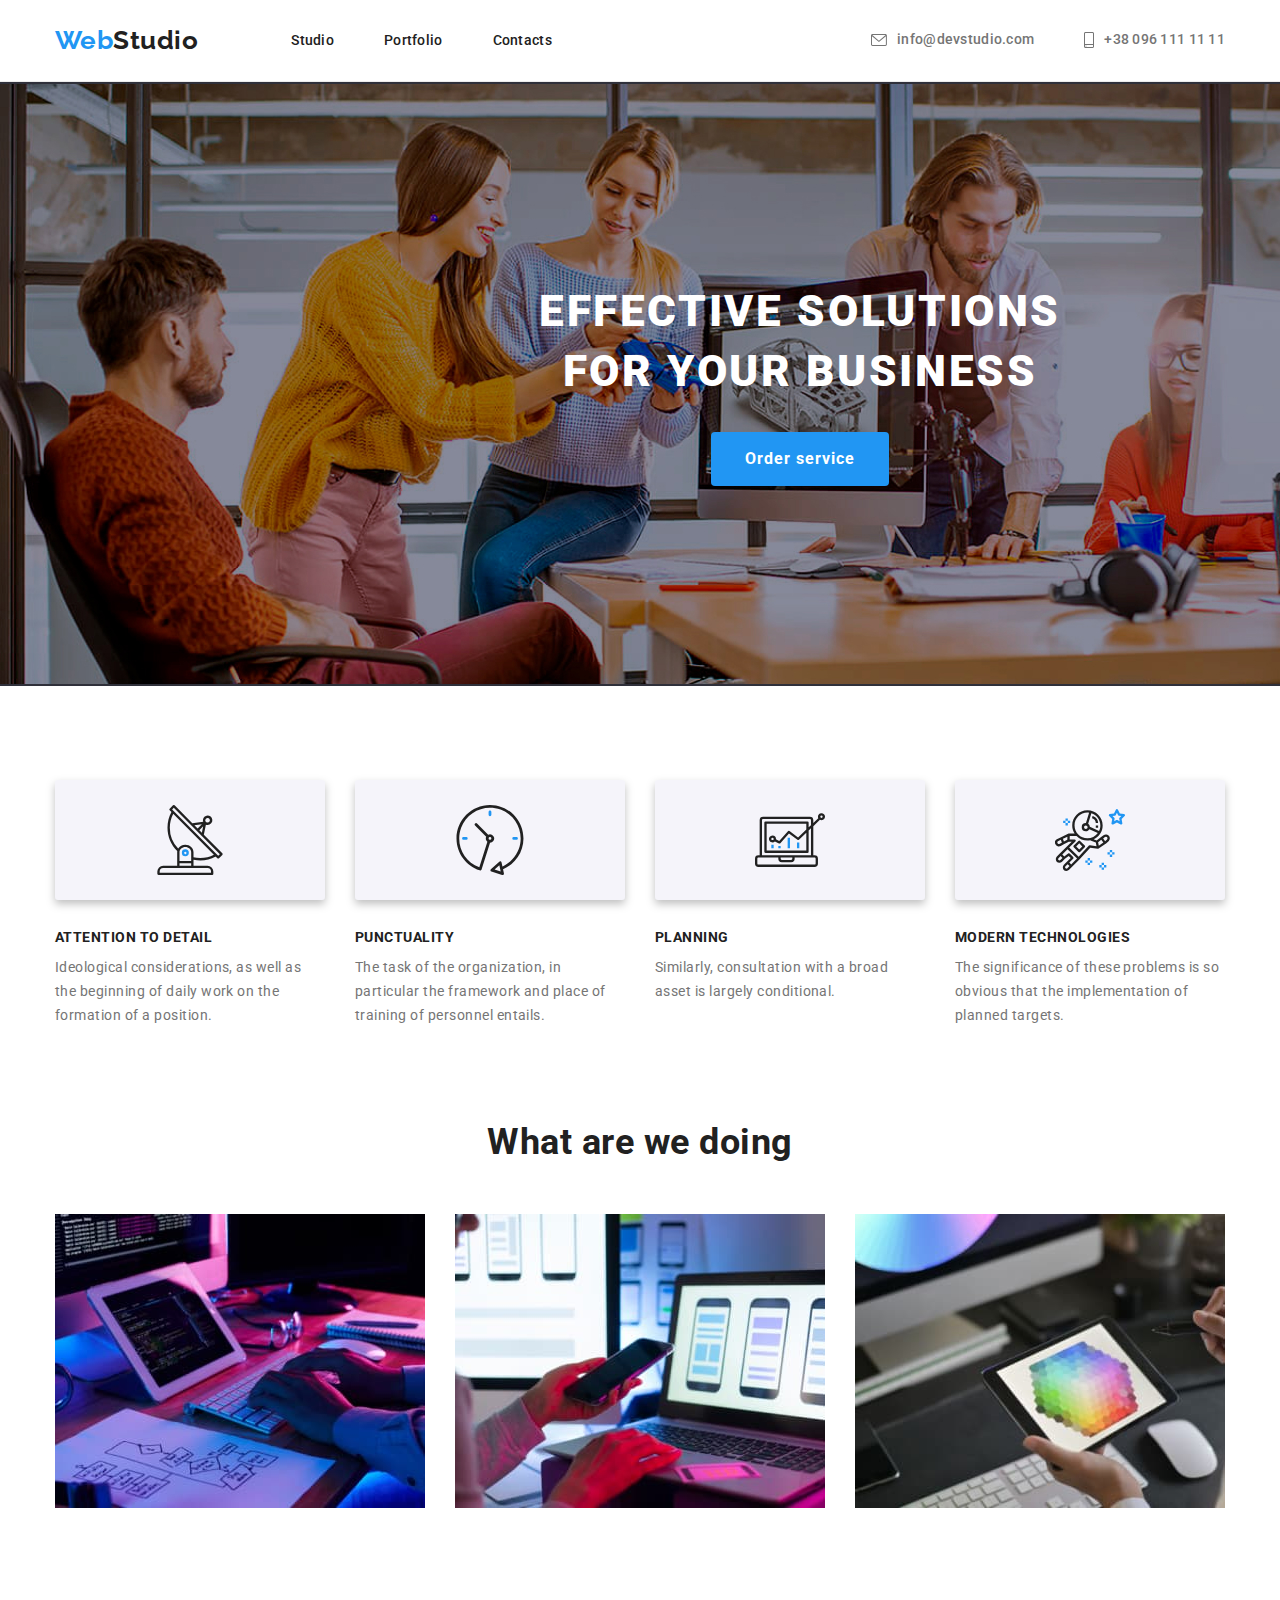
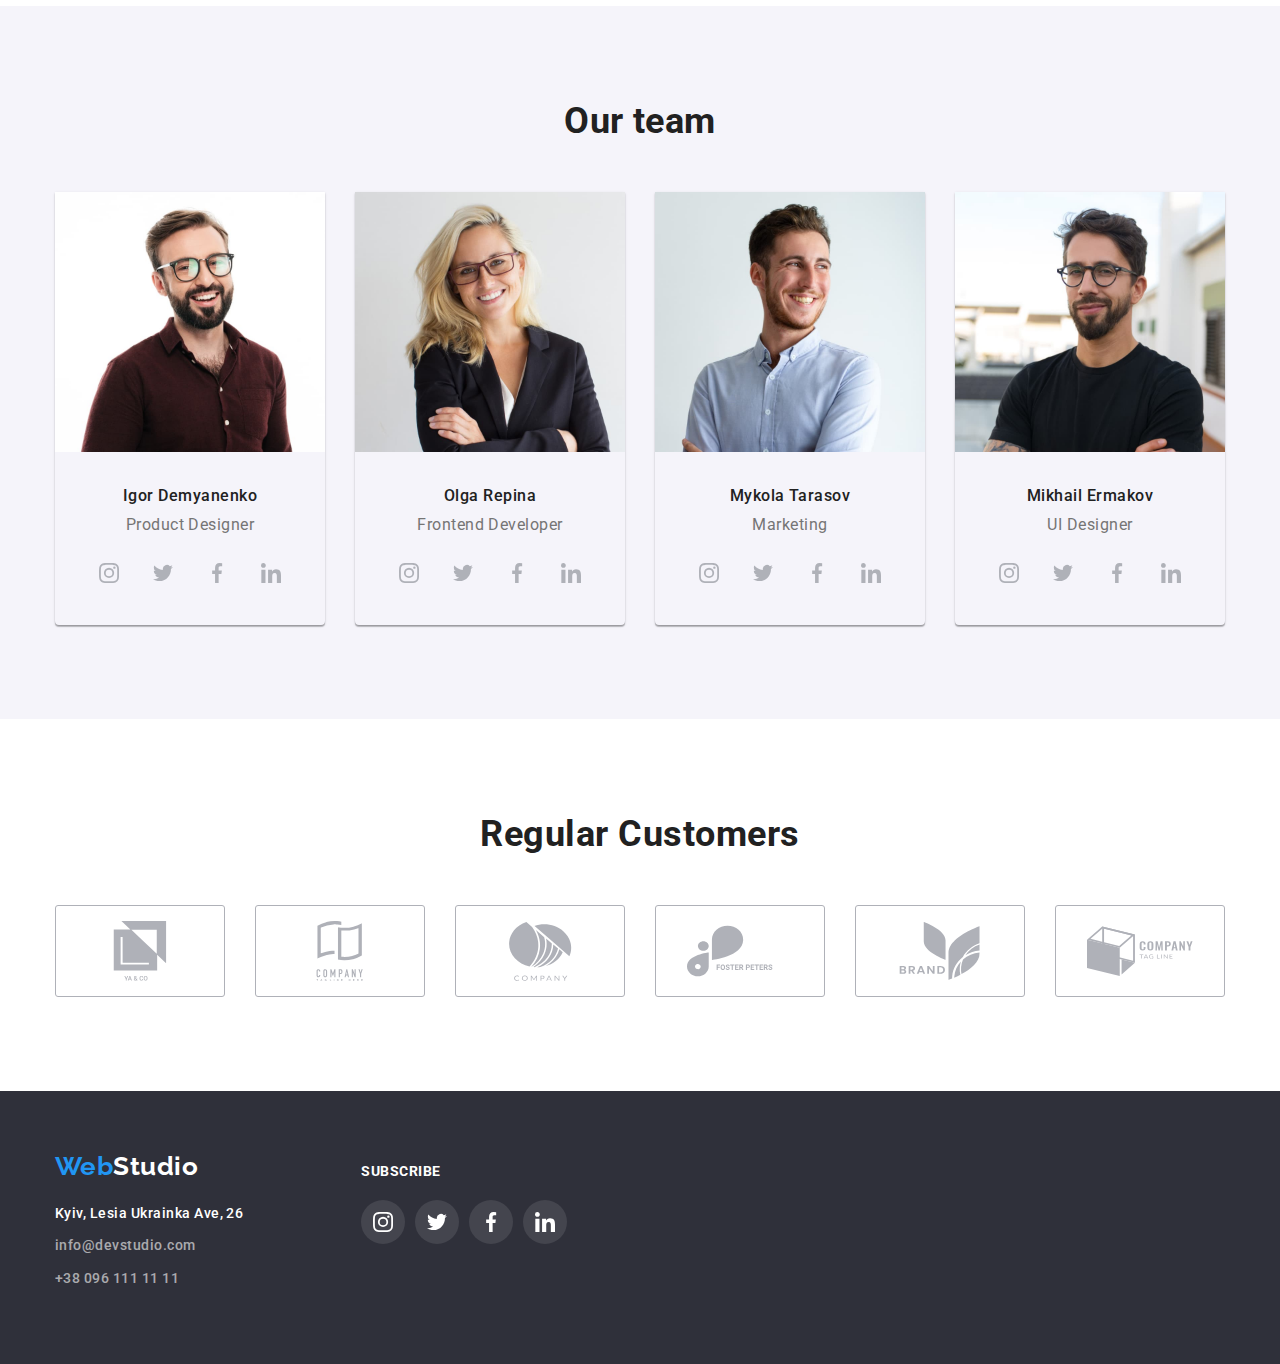
<file: index.html>
<!DOCTYPE html>
<html lang="en">

<head>
  <meta charset="UTF-8" />
  <meta http-equiv="X-UA-Compatible" content="IE=edge" />
  <meta name="viewport" content="width=device-width, initial-scale=1.0" />
  <title>goIt-markup-hw-02</title>
  <link rel="preconnect" href="https://fonts.googleapis.com" />
  <link rel="preconnect" href="https://fonts.gstatic.com" crossorigin />
  <link href="https://fonts.googleapis.com/css2?family=Raleway:wght@700&family=Roboto:wght@400;500;700;900&display=swap"
    rel="stylesheet" type="text/css" />
  <link rel="stylesheet" href="https://cdnjs.cloudflare.com/ajax/libs/modern-normalize/1.1.0/modern-normalize.min.css">
  <link rel="stylesheet" href="./css/style.css" type="text/css" />
</head>

<body>
  <header class="item-header">
    <div class="container wrapper">
      <a class="logo-header list" href="./index.html"><span class="accent-color">Web</span>Studio</a>
      <nav class="wrapper">
        <ul class="wrapper-nav list">
          <li>
            <a class="navigation current" href="./index.html">Studio</a>
          </li>
          <li>
            <a class="navigation" href="./portfolio.html">Portfolio</a>
          </li>
          <li>
            <a class="navigation" href="">Contacts</a>
          </li>
        </ul>
      </nav>
      <ul class="wrapper-contacts list">
        <li>
          <a class="reference contacts-links" href="mailto:info@devstudio.com">
            <svg class="header-mail" width="16px" height="12px">
              <use href="./image/icons.svg#envelope">
              </use>
            </svg>info@devstudio.com</a>
        </li>
        <li>
          <a class="reference contacts-links" href="tel:+38-096-111-11-11">
            <svg class="header-tel" width="10px" height="16px">
              <use href="./image/icons.svg#smartphone">
              </use>
            </svg>+38 096 111 11 11</a>
        </li>
      </ul>
    </div>
  </header>
  <main>
    <!-- hero -->
    <section class="hero section">
      <div class="container">
        <h1 class="hero-title">
          Effective solutions <br />
          for your business
        </h1>
        <button class="hero-button" type="button">Order service</button>
    </section>
    <!-- our advantages -->
    <section class="section advantages">
      <div class="container">
        <h2 class="title-advantages visually-hidden">Our advantages</h2>
        <div>
          <ul class="list wrapper">
            <li class="advantage">
              <div class="wrapper-icon">
                <svg class="advantage-icon" width="70px" height="70px">
                  <use href="./image/icons.svg#antenna">
                  </use>
                </svg>
              </div>
              <h3 class="advantages-title">Attention to detail</h3>
              <p class="advantages-text">
                Ideological considerations, as well as the beginning of daily work
                on the formation of a position.
              </p>
            </li>
            <li class="advantage">
              <div class="wrapper-icon">
                <svg class="advantage-icon" width="70px" height="70px">
                  <use href="./image/icons.svg#clock">
                  </use>
                </svg>
              </div>
              <h3 class="advantages-title">Punctuality</h3>
              <p class="advantages-text">
                The task of the organization, in particular the framework and
                place of training of personnel entails.
              </p>
            </li>
            <li class="advantage">
              <div class="wrapper-icon">
                <svg class="advantage-icon" width="70px" height="70px">
                  <use href="./image/icons.svg#diagram">
                  </use>
                </svg>
              </div>
              <h3 class="advantages-title">Planning</h3>
              <p class="advantages-text">
                Similarly, consultation with a broad asset is largely conditional.
              </p>
            </li>
            <li class="advantage">
              <div class="wrapper-icon">
                <svg class="advantage-icon" width="70px" height="70px">
                  <use href="./image/icons.svg#astronaut">
                  </use>
                </svg>
              </div>
              <h3 class="advantages-title">Modern technologies</h3>
              <p class="advantages-text">
                The significance of these problems is so obvious that the
                implementation of planned targets.
              </p>
            </li>
          </ul>
        </div>
      </div>
    </section>
    <!-- what we do -->
    <section class="section trade">
      <div class="container">
        <h2 class="section-title">What are we doing</h2>
        <div>
          <ul class="list wrapper">
            <li class="study"><img src="./image/make/box1.jpg" alt="workplace" /></li>
            <li class="study"><img src="./image/make/box2.jpg" alt="user authorization" /></li>
            <li class="study"><img src="./image/make/box3.jpg" alt="finished product" /></li>
          </ul>
        </div>
      </div>
    </section>

    <!-- our team -->

    <section class="section team">
      <div class="container">
        <h2 class="section-title">Our team</h2>
        <ul class="list wrapper">
          <li class="card">
            <img src="./image/team/img.jpg" alt="photo" width="270" />
            <div class="team-card">
              <h3 class="team-member">Igor Demyanenko</h3>
              <p class="team-position">Product Designer</p>
              <ul class="social-network-icons list">
                <li>
                  <a class="social-network-icon" href="">
                    <svg class="social-icon" width="20px" height="20px">
                      <use href="./image/icons.svg#instagram">
                      </use>
                    </svg>
                  </a>
                </li>
                <li>
                  <a class="social-network-icon" href=""><svg class="social-icon" width="20px" height="20px">
                      <use href="./image/icons.svg#twitter">
                      </use>
                    </svg></a>
                </li>
                <li>
                  <a class="social-network-icon" href=""><svg class="social-icon" width="20px" height="20px">
                      <use href="./image/icons.svg#facebook">
                      </use>
                    </svg></a>
                </li>
                <li>
                  <a class="social-network-icon" href=""><svg class="social-icon" width="20px" height="20px">
                      <use href="./image/icons.svg#linkedin">
                      </use>
                    </svg></a>
                </li>
              </ul>
            </div>
          </li>
          <li class="card">
            <img src="./image/team/img(1).jpg" alt="photo" width="270" />
            <div class="team-card">
              <h3 class="team-member">Olga Repina</h3>
              <p class="team-position">Frontend Developer</p>
              <ul class="social-network-icons list">
                <li>
                  <a class="social-network-icon" href="">
                    <svg class="social-icon" width="20px" height="20px">
                      <use href="./image/icons.svg#instagram">
                      </use>
                    </svg>
                  </a>
                </li>
                <li>
                  <a class="social-network-icon" href=""><svg class="social-icon" width="20px" height="20px">
                      <use href="./image/icons.svg#twitter">
                      </use>
                    </svg></a>
                </li>
                <li>
                  <a class="social-network-icon" href=""><svg class="social-icon" width="20px" height="20px">
                      <use href="./image/icons.svg#facebook">
                      </use>
                    </svg></a>
                </li>
                <li>
                  <a class="social-network-icon" href=""><svg class="social-icon" width="20px" height="20px">
                      <use href="./image/icons.svg#linkedin">
                      </use>
                    </svg></a>
                </li>
              </ul>
            </div>
          </li>
          <li class="card">
            <img src="./image/team/img(2).jpg" alt="photo" width="270" />
            <div class="team-card">
              <h3 class="team-member">Mykola Tarasov</h3>
              <p class="team-position">Marketing</p>
              <ul class="social-network-icons list">
                <li>
                  <a class="social-network-icon" href="">
                    <svg class="social-icon" width="20px" height="20px">
                      <use href="./image/icons.svg#instagram">
                      </use>
                    </svg>
                  </a>
                </li>
                <li>
                  <a class="social-network-icon" href=""><svg class="social-icon" width="20px" height="20px">
                      <use href="./image/icons.svg#twitter">
                      </use>
                    </svg></a>
                </li>
                <li>
                  <a class="social-network-icon" href=""><svg class="social-icon" width="20px" height="20px">
                      <use href="./image/icons.svg#facebook">
                      </use>
                    </svg></a>
                </li>
                <li>
                  <a class="social-network-icon" href=""><svg class="social-icon" width="20px" height="20px">
                      <use href="./image/icons.svg#linkedin">
                      </use>
                    </svg></a>
                </li>
              </ul>
            </div>
          </li>
          <li class="card">
            <img src="./image/team/img(3).jpg" alt="photo" width="270" />
            <div class="team-card">
              <h3 class="team-member">Mikhail Ermakov</h3>
              <p class="team-position">UI Designer</p>
              <ul class="social-network-icons list">
                <li>
                  <a class="social-network-icon" href="">
                    <svg class="social-icon" width="20px" height="20px">
                      <use href="./image/icons.svg#instagram">
                      </use>
                    </svg>
                  </a>
                </li>
                <li>
                  <a class="social-network-icon" href=""><svg class="social-icon" width="20px" height="20px">
                      <use href="./image/icons.svg#twitter">
                      </use>
                    </svg></a>
                </li>
                <li>
                  <a class="social-network-icon" href=""><svg class="social-icon" width="20px" height="20px">
                      <use href="./image/icons.svg#facebook">
                      </use>
                    </svg></a>
                </li>
                <li>
                  <a class="social-network-icon" href=""><svg class="social-icon" width="20px" height="20px">
                      <use href="./image/icons.svg#linkedin">
                      </use>
                    </svg></a>
                </li>
              </ul>
            </div>
          </li>
        </ul>
      </div>
    </section>

    <!-- Regular Customers -->

    <section class="section customers">
      <div class="container">
        <h2 class="section-title">Regular Customers</h2>
        <ul class="customers-list list">
          <li>
            <a class="customer-card" href=""><svg class="customers-icon" width="106px" height="60px">
                <use href="./image/icons.svg#company1">
                </use>
              </svg>
            </a>
          </li>
          <li>
            <a class="customer-card" href=""><svg class="customers-icon" width="106px" height="60px">
                <use href="./image/icons.svg#company2">
                </use>
              </svg>
            </a>
          </li>
          <li>
            <a class="customer-card" href=""><svg class="customers-icon" width="106px" height="60px">
                <use href="./image/icons.svg#company3">
                </use>
              </svg>
            </a>
          </li>
          <li>
            <a class="customer-card" href=""><svg class="customers-icon" width="106px" height="60px">
                <use href="./image/icons.svg#company4">
                </use>
              </svg>
            </a>
          </li>
          <li>
            <a class="customer-card" href=""><svg class="customers-icon" width="106px" height="60px">
                <use href="./image/icons.svg#company5">
                </use>
              </svg>
            </a>
          </li>
          <li>
            <a class="customer-card" href=""><svg class="customers-icon" width="106px" height="60px">
                <use href="./image/icons.svg#company6">
                </use>
              </svg>
            </a>
          </li>
        </ul>
      </div>
    </section>
  </main>
  <footer class="footer">
    <div class="container">
      <div class="footer-container">
        <div class="footer-container-logo">
          <a class="logo-footer list" href="./index.html"><span class="accent-color">Web</span>Studio</a>
          <address>
            <ul class="footer-contacts list">
              <li>
                <a class="address"
                  href="https://www.google.com/maps/place/%D0%B1%D1%83%D0%BB%D1%8C%D0%B2%D0%B0%D1%80+%D0%9B%D0%B5%D1%81%D1%96+%D0%A3%D0%BA%D1%80%D0%B0%D1%97%D0%BD%D0%BA%D0%B8,+26,+%D0%9A%D0%B8%D1%97%D0%B2,+02000/@50.4265807,30.5361971,17z/data=!3m1!4b1!4m5!3m4!1s0x40d4cf0e033ecbe9:0x57a4dffefec77da0!8m2!3d50.4265807!4d30.5383858"
                  target="_blank" rel="noopener noreferrer">Kyiv, Lesia Ukrainka Ave, 26</a>
              </li>
              <li>
                <a class="mail" href="mailto:info@devstudio.com">info@devstudio.com</a>
              </li>
              <li>
                <a class="phone" href="tel:+38-096-111-11-11">+38 096 111 11 11</a>
              </li>
            </ul>
          </address>
        </div>
        <div>
          <h3 class="subscribe">Subscribe</h3>
          <div class="social-network-icons">
            <ul class="social-network-icons list">
              <li>
                <a class="social-footer-icon" href="">
                  <svg class="social-icon" width="20px" height="20px">
                    <use href="./image/icons.svg#instagram">
                    </use>
                  </svg>
                </a>
              </li>
              <li>
                <a class="social-footer-icon" href=""><svg class="social-icon" width="20px" height="20px">
                    <use href="./image/icons.svg#twitter">
                    </use>
                  </svg></a>
              </li>
              <li>
                <a class="social-footer-icon" href=""><svg class="social-icon" width="20px" height="20px">
                    <use href="./image/icons.svg#facebook">
                    </use>
                  </svg></a>
              </li>
              <li>
                <a class="social-footer-icon" href=""><svg class="social-icon" width="20px" height="20px">
                    <use href="./image/icons.svg#linkedin">
                    </use>
                  </svg></a>
              </li>
            </ul>
          </div>
        </div>
  </footer>
</body>

</html>
</file>
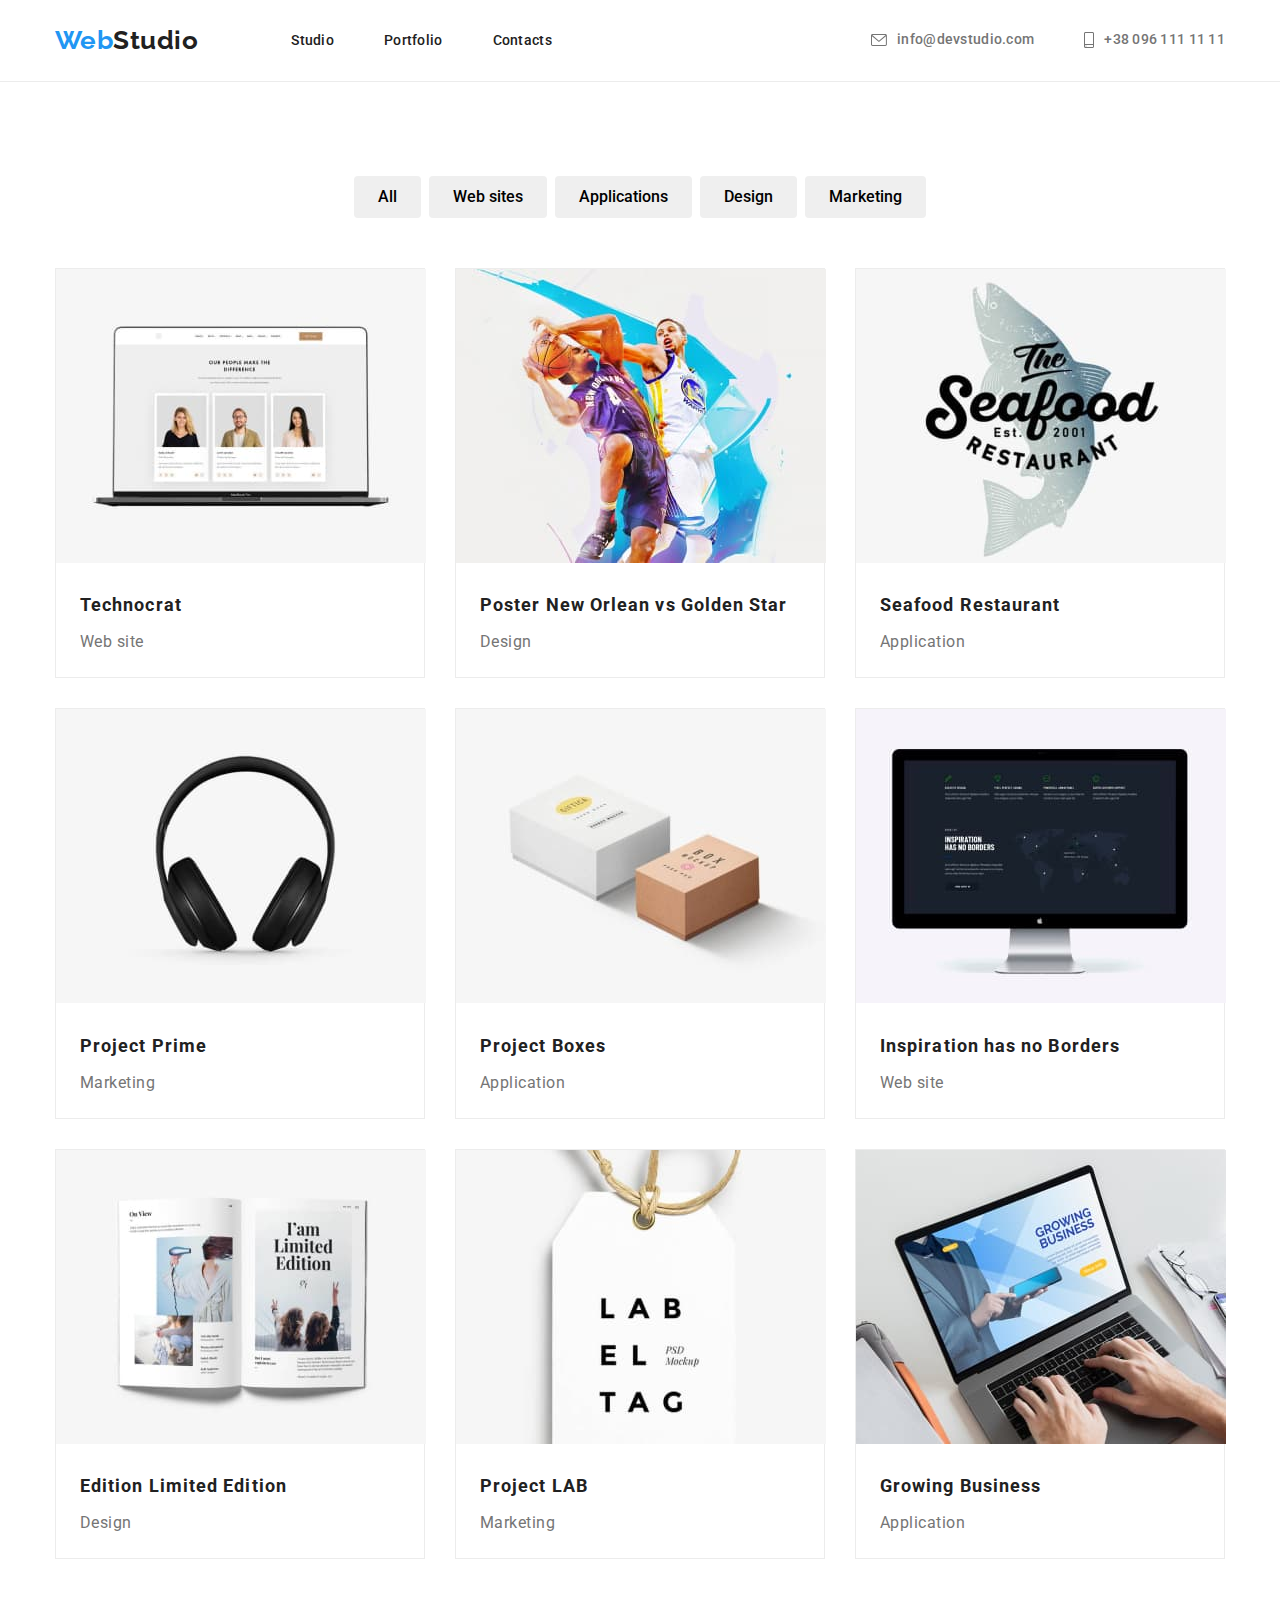
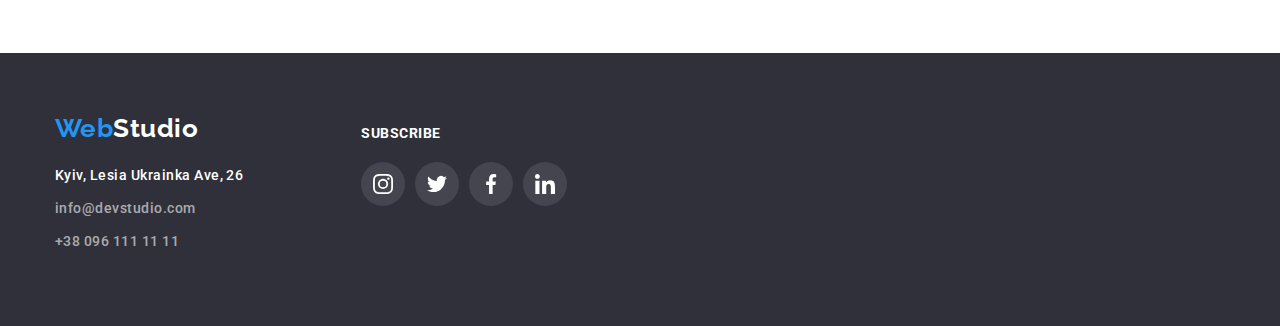
<file: portfolio.html>
<!DOCTYPE html>
<html lang="en">

<head>
  <meta charset="UTF-8" />
  <meta http-equiv="X-UA-Compatible" content="IE=edge" />
  <meta name="viewport" content="width=device-width, initial-scale=1.0" />
  <title>goIt-markup-hw-02</title>
  <link rel="preconnect" href="https://fonts.googleapis.com" />
  <link rel="preconnect" href="https://fonts.gstatic.com" crossorigin />
  <link href="https://fonts.googleapis.com/css2?family=Raleway:wght@700&family=Roboto:wght@400;500;700;900&display=swap"
    rel="stylesheet" type="text/css" />
  <link rel="stylesheet" href="https://cdnjs.cloudflare.com/ajax/libs/modern-normalize/1.1.0/modern-normalize.min.css"
    type="text/css" />
  <link rel="stylesheet" href="./css/style.css" />
</head>

<body>
  <header class="item-header">
    <div class="container wrapper">
      <a class="logo-header list" href="./index.html"><span class="accent-color">Web</span>Studio</a>
      <nav class="wrapper">
        <ul class="wrapper-nav list">
          <li>
            <a class="navigation current" href="./index.html">Studio</a>
          </li>
          <li>
            <a class="navigation" href="./portfolio.html">Portfolio</a>
          </li>
          <li>
            <a class="navigation" href="">Contacts</a>
          </li>
        </ul>
      </nav>
      <ul class="wrapper-contacts list">
        <li>
          <a class="reference contacts-links" href="mailto:info@devstudio.com">
            <svg class="header-mail" width="16px" height="12px">
              <use href="./image/icons.svg#envelope">
              </use>
            </svg>info@devstudio.com</a>
        </li>
        <li>
          <a class="reference contacts-links" href="tel:+38-096-111-11-11">
            <svg class="header-tel" width="10px" height="16px">
              <use href="./image/icons.svg#smartphone">
              </use>
            </svg>+38 096 111 11 11</a>
        </li>
      </ul>
    </div>
  </header>
  <main>
    <section class="section">
      <div class="container">
        <h1 class="title-examples visually-hidden">Examples of works</h1>
        <div>
          <ul class="examples-works list">
            <li class="examples-buttons"><button class="buttons" type="button">All</button></li>
            <li class="examples-buttons"><button class="buttons" type="button">Web sites</button></li>
            <li class="examples-buttons">
              <button class="buttons" type="button">Applications</button>
            </li>
            <li class="examples-buttons"><button class="buttons" type="button">Design</button></li>
            <li class="examples-buttons"><button class="buttons" type="button">Marketing</button></li>
          </ul>
        </div>
        <div>
          <ul class="examples list">
            <li class="card-portfolio">
              <a class="list" href="">
                <img src="./image/portfolio/img1.jpg" alt="example work" width="370" />
                <div>
                  <h2 class="examples-title">Technocrat</h2>
                  <p class="example-work">Web site</p>
                </div>
              </a>
            </li>
            <li class="card-portfolio">
              <a class="list" href="">
                <img src="./image/portfolio/img2.jpg" alt="example work" width="370" height="294" />
                <div>
                  <h2 class="examples-title">
                    Poster New Orlean vs Golden Star
                  </h2>
                  <p class="example-work">Design</p>
                </div>
              </a>
            </li>
            <li class="card-portfolio">
              <a class="list" href="">
                <img src="./image/portfolio/img3.jpg" alt="example work" width="370" height="294" />
                <div>
                  <h2 class="examples-title">Seafood Restaurant</h2>
                  <p class="example-work">Application</p>
                </div>
              </a>
            </li>
            <li class="card-portfolio">
              <a class="list" href="">
                <img src="./image/portfolio/img4.jpg" alt="example work" width="370" height="294" />
                <div>
                  <h2 class="examples-title">Project Prime</h2>
                  <p class="example-work">Marketing</p>
                </div>
              </a>
            </li>
            <li class="card-portfolio">
              <a class="list" href="">
                <img src="./image/portfolio/img5.jpg" alt="example work" width="370" height="294" />
                <div>
                  <h2 class="examples-title">Project Boxes</h2>
                  <p class="example-work">Application</p>
                </div>
              </a>
            </li>
            <li class="card-portfolio">
              <a class="list" href="">
                <img src="./image/portfolio/img6.jpg" alt="example work" width="370" height="294" />
                <div>
                  <h2 class="examples-title">Inspiration has no Borders</h2>
                  <p class="example-work">Web site</p>
                </div>
              </a>
            </li>
            <li class="card-portfolio">
              <a class="list" href="">
                <img src="./image/portfolio/img7.jpg" alt="example work" width="370" height="294" />
                <div>
                  <h2 class="examples-title">Edition Limited Edition</h2>
                  <p class="example-work">Design</p>
                </div>
              </a>
            </li>
            <li class="card-portfolio">
              <a class="list" href="">
                <img src="./image/portfolio/img8.jpg" alt="example work" width="370" height="294" />
                <div>
                  <h2 class="examples-title">Project LAB</h2>
                  <p class="example-work">Marketing</p>
                </div>
              </a>
            </li>
            <li class="card-portfolio">
              <a class="list" href="">
                <img src="./image/portfolio/img9.jpg" alt="example work" width="370" height="294" />
                <div>
                  <h2 class="examples-title">Growing Business</h2>
                  <p class="example-work">Application</p>
                </div>
              </a>
            </li>
          </ul>
        </div>
      </div>
    </section>
  </main>
  <footer class="footer">
    <div class="container">
      <div class="footer-container">
        <div class="footer-container-logo">
          <a class="logo-footer list" href="./index.html"><span class="accent-color">Web</span>Studio</a>
          <address>
            <ul class="footer-contacts list">
              <li>
                <a class="address"
                  href="https://www.google.com/maps/place/%D0%B1%D1%83%D0%BB%D1%8C%D0%B2%D0%B0%D1%80+%D0%9B%D0%B5%D1%81%D1%96+%D0%A3%D0%BA%D1%80%D0%B0%D1%97%D0%BD%D0%BA%D0%B8,+26,+%D0%9A%D0%B8%D1%97%D0%B2,+02000/@50.4265807,30.5361971,17z/data=!3m1!4b1!4m5!3m4!1s0x40d4cf0e033ecbe9:0x57a4dffefec77da0!8m2!3d50.4265807!4d30.5383858"
                  target="_blank" rel="noopener noreferrer">Kyiv, Lesia Ukrainka Ave, 26</a>
              </li>
              <li>
                <a class="mail" href="mailto:info@devstudio.com">info@devstudio.com</a>
              </li>
              <li>
                <a class="phone" href="tel:+38-096-111-11-11">+38 096 111 11 11</a>
              </li>
            </ul>
          </address>
        </div>
        <div>
          <h3 class="subscribe">Subscribe</h3>
          <div class="social-network-icons">
            <ul class="social-network-icons list">
              <li>
                <a class="social-footer-icon" href="">
                  <svg class="social-icon" width="20px" height="20px">
                    <use href="./image/icons.svg#instagram">
                    </use>
                  </svg>
                </a>
              </li>
              <li>
                <a class="social-footer-icon" href=""><svg class="social-icon" width="20px" height="20px">
                    <use href="./image/icons.svg#twitter">
                    </use>
                  </svg></a>
              </li>
              <li>
                <a class="social-footer-icon" href=""><svg class="social-icon" width="20px" height="20px">
                    <use href="./image/icons.svg#facebook">
                    </use>
                  </svg></a>
              </li>
              <li>
                <a class="social-footer-icon" href=""><svg class="social-icon" width="20px" height="20px">
                    <use href="./image/icons.svg#linkedin">
                    </use>
                  </svg></a>
              </li>
            </ul>
          </div>
        </div>
  </footer>
</body>

</html>
</file>
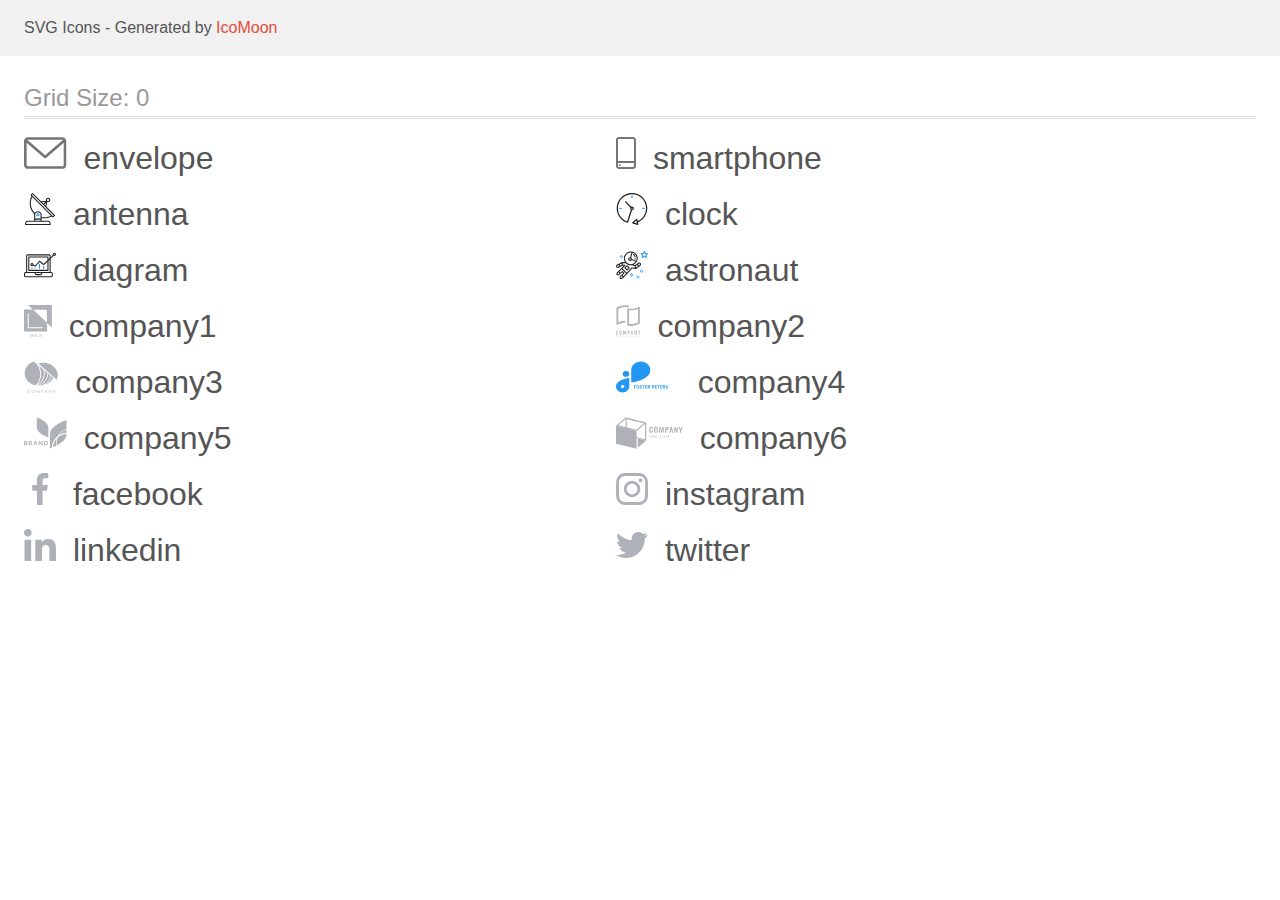
<file: image/icon/demo.html>
<!doctype html>
<html>
<head>
    <title>IcoMoon - SVG Icons</title>
    <meta charset="utf-8">
    <meta name="viewport" content="width=device-width, initial-scale=1">
    <link rel="stylesheet" href="demo-files/demo.css">
    <link rel="stylesheet" href="style.css">
</head>
<body>
<svg aria-hidden="true" style="position: absolute; width: 0; height: 0; overflow: hidden;" version="1.1" xmlns="http://www.w3.org/2000/svg" xmlns:xlink="http://www.w3.org/1999/xlink">
<defs>
<symbol id="envelope" viewBox="0 0 43 32">
<path fill="#757575" style="fill: var(--color1, #757575)" d="M38.667 0h-34.667c-2.205 0-4 1.795-4 4v24c0 2.205 1.795 4 4 4h34.667c2.205 0 4-1.795 4-4v-24c0-2.205-1.795-4-4-4zM38.667 2.667c0.181 0 0.355 0.037 0.512 0.104l-17.845 15.467-17.845-15.467c0.151-0.065 0.327-0.104 0.512-0.104h34.667zM38.667 29.333h-34.667c-0.736 0-1.333-0.597-1.333-1.333v0-22.413l17.792 15.421c0.233 0.203 0.539 0.327 0.875 0.327s0.642-0.124 0.876-0.328l-0.002 0.001 17.792-15.421v22.413c0 0.736-0.597 1.333-1.333 1.333v0z"></path>
</symbol>
<symbol id="smartphone" viewBox="0 0 20 32">
<path fill="#757575" style="fill: var(--color1, #757575)" d="M17 0h-14c-1.654 0-3 1.346-3 3v26c0 1.654 1.346 3 3 3h14c1.654 0 3-1.346 3-3v-26c0-1.654-1.346-3-3-3zM3 2h14c0.552 0 1 0.448 1 1v0 21h-16v-21c0-0.552 0.448-1 1-1v0zM17 30h-14c-0.552 0-1-0.448-1-1v0-3h16v3c0 0.552-0.448 1-1 1v0z"></path>
<path fill="#757575" style="fill: var(--color1, #757575)" d="M4.708 27.478c0.18 0.163 0.293 0.399 0.293 0.66s-0.113 0.497-0.292 0.659l-0.001 0.001c-0.186 0.17-0.435 0.275-0.708 0.275s-0.522-0.104-0.709-0.275l0.001 0.001c-0.18-0.163-0.293-0.399-0.293-0.66s0.113-0.497 0.292-0.659l0.001-0.001c0.186-0.17 0.435-0.275 0.708-0.275s0.522 0.104 0.709 0.275l-0.001-0.001z"></path>
</symbol>
<symbol id="antenna" viewBox="0 0 32 32">
<path fill="#212121" style="fill: var(--color2, #212121)" d="M30.773 22.098l-8.443-8.505 0.937-4.616c0.225 0.090 0.485 0.144 0.758 0.146h0.007c0.008 0 0.017 0 0.026 0 1.192 0 2.159-0.967 2.159-2.159s-0.967-2.159-2.159-2.159c-1.192 0-2.159 0.967-2.159 2.159 0 0.259 0.046 0.508 0.13 0.739l-0.005-0.015-4.96 0.606-8.091-8.133c-0.096-0.098-0.229-0.159-0.376-0.16h-0c-0.14 0.001-0.274 0.057-0.373 0.155l-1.512 1.504c-0.096 0.097-0.156 0.23-0.156 0.377s0.060 0.281 0.156 0.377v0l0.814 0.825c-1.143 2.062-1.816 4.522-1.816 7.139 0 4.106 1.656 7.824 4.336 10.525l-0.001-0.001c0.043 0.041 0.092 0.074 0.146 0.097-0.032 0.164-0.051 0.353-0.052 0.546v6.188h-6.4c-1.472 0.001-2.666 1.194-2.667 2.666v1.067c0 0.295 0.239 0.534 0.534 0.534h24.534c0.294 0 0.533-0.239 0.533-0.534v-1.067c-0.002-1.472-1.195-2.665-2.666-2.666h-6.4v-2.742c1.003 0.21 2.024 0.317 3.049 0.32 2.58-0.003 5.005-0.663 7.117-1.822l-0.077 0.039 0.818 0.823c0.099 0.101 0.235 0.159 0.376 0.16 0.14-0.001 0.274-0.057 0.373-0.155l1.512-1.504c0.096-0.097 0.156-0.23 0.156-0.377s-0.060-0.281-0.156-0.377v0zM23.28 6.233c0.193-0.192 0.459-0.31 0.752-0.31 0.589 0 1.067 0.478 1.067 1.066s-0.477 1.066-1.067 1.066c-0 0-0 0-0 0h-0.004c-0.587-0.003-1.061-0.479-1.061-1.066 0-0.295 0.12-0.563 0.314-0.756l0-0h-0.002zM22.024 9.737l-0.598 2.946-1.175-1.183 1.774-1.763zM21.419 8.835l-1.92 1.909-1.486-1.493 3.406-0.416zM24.004 28.8c0.884 0 1.6 0.716 1.6 1.6v0 0.534h-23.466v-0.534c0-0.884 0.716-1.6 1.6-1.6v0h20.267zM16.538 26.666v1.067h-5.334v-1.067h5.334zM11.204 25.6v-4.053c0-1.294 1.196-2.346 2.667-2.346s2.667 1.053 2.667 2.346v4.053h-5.334zM17.604 23.904v-2.357c0-1.882-1.675-3.413-3.733-3.413-0.017-0-0.038-0-0.058-0-1.353 0-2.54 0.707-3.213 1.771l-0.009 0.016c-2.36-2.482-3.812-5.846-3.812-9.55 0-2.314 0.567-4.496 1.569-6.414l-0.036 0.077 18.602 18.709c-1.823 0.947-3.979 1.502-6.266 1.502-1.079 0-2.128-0.124-3.136-0.357l0.093 0.018zM28.893 23.22l-21.057-21.181 0.754-0.752 7.935 7.98c0.004 0 0.006 0.007 0.010 0.010l13.114 13.191-0.757 0.752z"></path>
<path fill="#2196f3" style="fill: var(--color3, #2196f3)" d="M13.876 20.267h-0.005c-0.001 0-0.002 0-0.002 0-0.884 0-1.6 0.716-1.6 1.6s0.715 1.599 1.597 1.6h0.005c0.001 0 0.001 0 0.002 0 0.884 0 1.6-0.716 1.6-1.6s-0.715-1.599-1.598-1.6h-0zM14.249 22.245c-0.096 0.096-0.229 0.155-0.376 0.155-0.295 0-0.534-0.239-0.534-0.534s0.238-0.533 0.532-0.533h0c0.293 0.001 0.531 0.239 0.531 0.533 0 0.148-0.060 0.282-0.157 0.378l-0 0h0.005z"></path>
</symbol>
<symbol id="clock" viewBox="0 0 32 32">
<path fill="#212121" style="fill: var(--color2, #212121)" d="M31.296 15.301c-0.001-8.452-6.855-15.303-15.308-15.301s-15.303 6.855-15.301 15.308c0.002 6.788 4.422 12.543 10.541 14.545l0.108 0.031c0.061 0.019 0.123 0.029 0.187 0.029 0.12 0 0.238-0.032 0.342-0.094 0.135-0.080 0.236-0.207 0.283-0.357l3.865-12.25c1.054-0.004 1.906-0.859 1.906-1.913 0-1.056-0.856-1.913-1.913-1.913-0.303 0-0.59 0.071-0.845 0.196l0.011-0.005-5.106-5.107c-0.114-0.11-0.271-0.179-0.443-0.179-0.352 0-0.638 0.286-0.638 0.638 0 0.172 0.068 0.328 0.179 0.443l-0-0 5.103 5.109c-0.121 0.241-0.191 0.525-0.191 0.826 0 0.602 0.283 1.137 0.723 1.48l0.004 0.003-3.682 11.673c-7.278-2.681-11.004-10.754-8.324-18.032s10.754-11.004 18.032-8.323c7.278 2.681 11.004 10.754 8.323 18.032-1.345 3.581-4.003 6.406-7.374 7.938l-0.088 0.036-0.398-1.874c-0.063-0.291-0.318-0.506-0.624-0.506-0.164 0-0.313 0.062-0.426 0.163l0.001-0.001-3.837 3.426c-0.132 0.117-0.214 0.287-0.214 0.477 0 0.283 0.185 0.524 0.441 0.606l0.005 0.001 4.899 1.563c0.058 0.020 0.126 0.031 0.196 0.031 0.352 0 0.637-0.285 0.637-0.637 0-0.047-0.005-0.093-0.015-0.138l0.001 0.004-0.391-1.839c5.528-2.374 9.329-7.772 9.329-14.057 0-0.011 0-0.023-0-0.034v0.002zM15.992 14.664c0.352 0 0.638 0.286 0.638 0.638s-0.285 0.638-0.638 0.638v0c-0.352 0-0.638-0.286-0.638-0.638s0.286-0.638 0.638-0.638v0zM18.092 29.528l2.184-1.948 0.603 2.84-2.787-0.892z"></path>
<path fill="#2196f3" style="fill: var(--color3, #2196f3)" d="M15.354 3.185v1.275c0 0.352 0.286 0.638 0.638 0.638s0.638-0.285 0.638-0.638v0-1.275c0-0.352-0.285-0.638-0.638-0.638s-0.638 0.285-0.638 0.638v0zM3.876 14.664c-0.352 0-0.638 0.286-0.638 0.638s0.285 0.638 0.638 0.638h1.275c0.352 0 0.638-0.286 0.638-0.638s-0.285-0.638-0.638-0.638h-1.275zM28.108 15.939c0.352 0 0.638-0.286 0.638-0.638s-0.285-0.638-0.638-0.638h-1.275c-0.352 0-0.638 0.286-0.638 0.638s0.285 0.638 0.638 0.638h1.275z"></path>
</symbol>
<symbol id="diagram" viewBox="0 0 32 32">
<path fill="#2196f3" style="fill: var(--color3, #2196f3)" d="M14.926 14.965h1.066v4.798h-1.066v-4.798zM19.19 17.097h1.066v2.665h-1.066v-2.665zM10.661 18.696h1.066v1.066h-1.066v-1.066zM7.463 18.163h1.066v1.599h-1.066v-1.599z"></path>
<path fill="#212121" style="fill: var(--color2, #212121)" d="M1.599 28.291h25.586c0 0 0 0 0 0 0.883 0 1.599-0.716 1.599-1.599v0-2.132c0-0.883-0.716-1.599-1.599-1.599v0h-0.533v-13.294l3.028-2.868c0.207 0.104 0.452 0.166 0.711 0.166 0.888 0 1.608-0.72 1.608-1.608s-0.72-1.608-1.608-1.608c-0.888 0-1.608 0.72-1.608 1.608 0 0.247 0.056 0.481 0.155 0.69l-0.004-0.010-2.281 2.162v-1.23c0-0.883-0.716-1.599-1.599-1.599v0h-21.323c-0.883 0-1.599 0.716-1.599 1.599v0 15.992h-0.533c-0.883 0-1.599 0.716-1.599 1.599v0 2.132c0 0.883 0.716 1.599 1.599 1.599v0zM30.384 4.837c0.294 0 0.533 0.239 0.533 0.533s-0.239 0.533-0.533 0.533v0c-0.294 0-0.533-0.239-0.533-0.533s0.239-0.533 0.533-0.533v0zM3.198 6.969c0-0.294 0.239-0.533 0.533-0.533h21.323c0.294 0 0.533 0.239 0.533 0.533v2.239l-1.066 1.013v-2.185c0-0.295-0.239-0.534-0.534-0.534h-19.189c-0.294 0-0.534 0.239-0.534 0.533v13.327c0 0.294 0.239 0.533 0.534 0.533h19.189c0.295 0 0.534-0.239 0.534-0.533v-9.675l1.066-1.010v12.283h-22.389v-15.991zM7.996 13.899c-0.001 0-0.003 0-0.005 0-0.883 0-1.599 0.716-1.599 1.599s0.716 1.599 1.599 1.599c0.432 0 0.824-0.172 1.112-0.45l-0 0 1.853 0.93c0.215 0.107 0.476 0.057 0.636-0.122l3.939-4.432 3.872 2.902c0.208 0.155 0.498 0.139 0.686-0.039l3.365-3.188v8.131h-18.123v-12.261h18.123v2.661l-3.771 3.572-3.904-2.927c-0.088-0.067-0.2-0.107-0.32-0.107-0.158 0-0.3 0.069-0.398 0.178l-0 0.001-3.993 4.493-1.493-0.746c0.011-0.064 0.017-0.128 0.020-0.193 0-0.883-0.716-1.599-1.599-1.599v0zM8.529 15.498c0 0.294-0.239 0.533-0.533 0.533s-0.533-0.239-0.533-0.533v0c0-0.294 0.239-0.533 0.533-0.533s0.533 0.239 0.533 0.533v0zM11.727 24.026h5.33v0.533c0 0.294-0.238 0.533-0.533 0.533h-4.265c-0.294 0-0.533-0.239-0.533-0.533v0-0.533zM1.067 24.56c0-0.294 0.238-0.533 0.533-0.533h9.062v0.533c0 0.883 0.716 1.599 1.599 1.599v0h4.265c0.883 0 1.599-0.716 1.599-1.599v0-0.533h9.062c0.294 0 0.533 0.239 0.533 0.533v2.132c0 0.294-0.239 0.533-0.533 0.533h-25.586c-0 0-0 0-0 0-0.294 0-0.533-0.239-0.533-0.533 0 0 0 0 0 0v0-2.132z"></path>
</symbol>
<symbol id="astronaut" viewBox="0 0 32 32">
<path fill="#2196f3" style="fill: var(--color3, #2196f3)" d="M31.974 4.524c-0.064-0.191-0.227-0.332-0.427-0.362l-0.003-0-1.911-0.278-0.855-1.731c-0.179-0.365-0.777-0.365-0.956 0l-0.855 1.731-1.911 0.278c-0.26 0.039-0.457 0.26-0.457 0.528 0 0.15 0.062 0.285 0.161 0.382l1.383 1.348-0.326 1.903c-0.034 0.2 0.048 0.402 0.212 0.522 0.166 0.12 0.383 0.135 0.562 0.040l1.709-0.899 1.709 0.899c0.072 0.038 0.157 0.061 0.247 0.061 0.295 0 0.534-0.239 0.534-0.534 0-0.031-0.003-0.062-0.008-0.092l0 0.003-0.326-1.903 1.383-1.348c0.099-0.097 0.161-0.233 0.161-0.382 0-0.059-0.009-0.115-0.027-0.168l0.001 0.004zM29.511 5.851c-0.126 0.122-0.183 0.299-0.153 0.472l0.191 1.114-1-0.526c-0.072-0.039-0.158-0.062-0.249-0.062s-0.177 0.023-0.252 0.063l0.003-0.001-1 0.526 0.191-1.114c0.005-0.027 0.008-0.059 0.008-0.091 0-0.149-0.061-0.285-0.16-0.381l-0-0-0.811-0.79 1.119-0.162c0.174-0.025 0.324-0.134 0.402-0.292l0.5-1.013 0.5 1.013c0.078 0.158 0.228 0.267 0.402 0.292l1.119 0.162-0.809 0.79zM26.134 20.522h-1.067v1.067h1.067v-1.067zM26.134 22.656h-1.067v1.066h1.067v-1.066zM27.2 21.589h-1.067v1.067h1.067v-1.067zM25.067 21.589h-1.067v1.067h1.067v-1.067zM22.4 26.389h-1.067v1.067h1.067v-1.067zM22.4 28.523h-1.067v1.067h1.067v-1.067zM23.467 27.456h-1.067v1.067h1.067v-1.067zM21.334 27.456h-1.067v1.067h1.067v-1.067zM16 24.256h-1.066v1.067h1.066v-1.067zM16 26.389h-1.066v1.067h1.066v-1.067zM17.067 25.322h-1.067v1.067h1.067v-1.067zM14.934 25.322h-1.067v1.067h1.067v-1.067zM5.867 6.122h-1.066v1.066h1.066v-1.066zM5.867 8.256h-1.066v1.066h1.066v-1.066zM6.933 7.189h-1.067v1.067h1.066v-1.067zM4.8 7.189h-1.067v1.067h1.067v-1.067z"></path>
<path fill="#212121" style="fill: var(--color2, #212121)" d="M24.715 14.16c-0.28-0.376-0.698-0.636-1.179-0.703l-0.009-0.001c-0.076-0.012-0.164-0.018-0.254-0.018-0.411 0-0.789 0.139-1.090 0.373l0.004-0.003-1.253 0.96-1.898 1.417-1.358-0.541c2.421-1.086 4.113-3.508 4.113-6.32 0-3.823-3.122-6.934-6.961-6.934s-6.961 3.11-6.961 6.934c0 1.386 0.415 2.674 1.12 3.759l-2.768-0.024c-0.009 0-0.016 0.005-0.023 0.005-0.057 0.003-0.11 0.014-0.159 0.033l0.004-0.001c-0.013 0.005-0.026 0.007-0.038 0.013-0.006 0.003-0.013 0.003-0.019 0.006l-3.233 1.596c-0 0-0.001 0-0.001 0.001l-1.893 0.91c-0.024 0.011-0.045 0.023-0.065 0.036l0.001-0.001c-0.482 0.324-0.795 0.867-0.795 1.483 0 0.297 0.073 0.577 0.201 0.823l-0.005-0.010c0.22 0.424 0.592 0.742 1.043 0.885l0.013 0.003c0.161 0.053 0.345 0.083 0.537 0.083 0.308 0 0.598-0.078 0.851-0.216l-0.009 0.005 1.388-0.738 2.264-1.169 1.357-0.008-5.442 5.415c0 0.001-0.001 0.001-0.001 0.001l-1.339 1.333c-0.303 0.299-0.491 0.714-0.491 1.173 0 0.002 0 0.003 0 0.005v-0c0.002 0.919 0.748 1.664 1.667 1.664 0.001 0 0.002 0 0.002 0h-0c0.428 0 0.854-0.162 1.18-0.485l1.314-1.309 1.741-1.3 0.901 0.897-3.102 3.088c-0.303 0.299-0.491 0.714-0.491 1.173 0 0.001 0 0.003 0 0.004v-0c0 0.445 0.174 0.864 0.49 1.179 0.302 0.3 0.717 0.485 1.176 0.485 0.001 0 0.002 0 0.003 0h-0c0.427 0 0.855-0.162 1.18-0.485l4.488-4.472c0.007-0.006 0.016-0.009 0.022-0.016l5.166-5.658 3.471 0.494c0.025 0.004 0.050 0.006 0.075 0.006 0.064 0 0.127-0.016 0.187-0.038 0.017-0.006 0.032-0.015 0.049-0.023 0.019-0.010 0.039-0.015 0.058-0.027l3.213-2.133c0.012-0.008 0.018-0.021 0.029-0.030 0.013-0.010 0.029-0.014 0.041-0.026l1.271-1.191c0.348-0.326 0.564-0.787 0.564-1.3 0-0.4-0.132-0.769-0.355-1.066l0.003 0.005zM2.13 17.77c-0.098 0.054-0.215 0.086-0.34 0.086-0.078 0-0.153-0.013-0.224-0.036l0.005 0.001c-0.294-0.093-0.504-0.364-0.504-0.683 0-0.235 0.114-0.444 0.289-0.575l0.002-0.001 1.314-0.632 0.316 0.924 0.133 0.389-0.992 0.527zM5.627 15.942l-1.548 0.8-0.255-0.746-0.184-0.537 2.027-1.001-0.040 1.484zM20.727 9.322c0 0.918-0.219 1.785-0.599 2.56l-4.181-1.899c-0.044-0.575-0.342-1.072-0.782-1.384l-0.006-0.004 1.464-4.861c2.377 0.757 4.104 2.975 4.104 5.588zM8.938 9.322c0-3.235 2.644-5.867 5.894-5.867 0.253 0 0.5 0.022 0.745 0.053l-1.432 4.753c-0.019 0-0.037-0.006-0.057-0.006-0 0-0.001 0-0.001 0-1.032 0-1.869 0.835-1.872 1.867v0c0.003 1.031 0.84 1.867 1.872 1.867 0 0 0 0 0.001 0h-0c0.695 0 1.295-0.383 1.618-0.944l3.863 1.755c-1.075 1.447-2.795 2.39-4.737 2.39-3.25 0-5.894-2.632-5.894-5.867zM14.895 10.122c0 0.441-0.362 0.8-0.806 0.8-0 0-0.001 0-0.001 0-0.443 0-0.802-0.358-0.804-0.8v-0c0-0.441 0.361-0.8 0.806-0.8s0.806 0.359 0.806 0.8zM2.464 25.146c-0.11 0.109-0.261 0.176-0.428 0.176s-0.317-0.067-0.427-0.175l0 0c-0.109-0.108-0.176-0.257-0.176-0.422s0.067-0.314 0.176-0.422l0-0 0.962-0.959 0.852 0.848-0.959 0.954zM5.678 28.88c-0.11 0.109-0.261 0.176-0.428 0.176s-0.317-0.067-0.427-0.175l0 0c-0.109-0.108-0.176-0.257-0.176-0.422s0.067-0.314 0.176-0.422l0-0 0.963-0.959 0.852 0.848-0.96 0.955zM9.16 25.411l-0.001 0.001-1.765 1.76-0.852-0.848 1.765-1.757c0.040-0.040 0.065-0.088 0.090-0.136 0.007-0.014 0.020-0.026 0.026-0.040 0.016-0.041 0.019-0.085 0.026-0.128 0.003-0.025 0.014-0.048 0.014-0.073 0-0.035-0.013-0.070-0.020-0.105-0.006-0.032-0.006-0.064-0.019-0.096-0.025-0.053-0.055-0.098-0.092-0.138l0 0c-0.010-0.012-0.014-0.026-0.025-0.038h-0.001s0-0.001-0.001-0.002l-1.607-1.6c-0.017-0.017-0.039-0.024-0.058-0.038-0.025-0.021-0.054-0.040-0.084-0.056l-0.003-0.001c-0.026-0.012-0.058-0.023-0.090-0.031l-0.003-0.001c-0.030-0.009-0.065-0.017-0.101-0.020l-0.002-0c-0.007-0-0.015-0-0.023-0-0.026 0-0.051 0.002-0.075 0.005l0.003-0c-0.036 0.005-0.069 0.009-0.104 0.021s-0.064 0.027-0.094 0.045c-0.020 0.011-0.043 0.015-0.061 0.029l-1.774 1.324-0.901-0.897 2.399-2.386 4.36 4.289-0.928 0.919zM15.979 18.394c-0.016-0.002-0.030 0.004-0.046 0.003-0.008-0-0.017-0.001-0.027-0.001-0.031 0-0.062 0.003-0.092 0.008l0.003-0c-0.070 0.011-0.132 0.035-0.187 0.070l0.002-0.001c-0.030 0.018-0.057 0.037-0.083 0.061-0.013 0.011-0.028 0.016-0.040 0.029l-4.698 5.146-4.328-4.256 2.833-2.818c0.096-0.097 0.156-0.23 0.156-0.377 0-0.295-0.239-0.534-0.534-0.534-0.001 0-0.001 0-0.002 0h0l-2.219 0.013 0.028-1.607 3.104 0.027c1.264 1.297 3.027 2.101 4.978 2.101 0.001 0 0.002 0 0.003 0h-0c0.438 0 0.864-0.046 1.28-0.122 0.040 0.032 0.080 0.064 0.129 0.085l2.41 0.96 0.152 0.758 0.178 0.886-3.003-0.427zM20.020 18.572l-0.313-1.558 1.446-1.080 0.946 1.257-2.080 1.381zM23.773 15.741l-0.837 0.785-0.931-1.236 0.831-0.637c0.155-0.119 0.351-0.168 0.543-0.143 0.193 0.027 0.364 0.128 0.48 0.284 0.088 0.117 0.141 0.265 0.141 0.426 0 0.206-0.087 0.391-0.226 0.521l-0 0z"></path>
<path fill="#212121" style="fill: var(--color2, #212121)" d="M13.602 18.544l-2.143-2.134c-0.096-0.096-0.229-0.155-0.376-0.155s-0.28 0.059-0.376 0.155l-2.143 2.133c-0.097 0.097-0.156 0.23-0.156 0.378s0.060 0.281 0.156 0.378l-0-0 2.142 2.134c0.096 0.096 0.229 0.156 0.376 0.156s0.28-0.059 0.376-0.156v0l2.143-2.134c0.097-0.097 0.157-0.23 0.157-0.378s-0.060-0.281-0.157-0.378l-0-0zM11.083 20.303l-1.387-1.381 1.386-1.381 1.387 1.381-1.387 1.381zM17.164 5.071l-0.258 1.036c0.071 0.018 1.738 0.452 1.738 2.149h1.067c0-2.017-1.666-2.965-2.547-3.184zM19.711 9.322h-1.067v1.066h1.067v-1.066z"></path>
</symbol>
<symbol id="company1" viewBox="0 0 28 32">
<path fill="#afb1b8" style="fill: var(--color4, #afb1b8)" d="M4.085 0l4.771 4.517-8.857-0.005v21.915h23.149v-8.379l4.766 4.512v-22.559h-23.83zM22.939 17.517l-13.528-12.807h13.528v12.807zM18.739 23.22h-15.076v-14.738h1.066v13.74h14.011v0.997zM7.224 29.345l-0.557 1.147-0.557-1.147h-0.467l0.813 1.529v0.891h0.422v-0.891l0.811-1.529h-0.465zM7.924 31.765l0.196-0.564h0.938l0.197 0.564h0.439l-0.916-2.42h-0.378l-0.914 2.42h0.437zM8.588 29.859l0.351 1.004h-0.701l0.351-1.004zM10.806 30.804c-0.057 0.085-0.091 0.19-0.091 0.303 0 0.001 0 0.003 0 0.004v-0c0 0.204 0.072 0.37 0.214 0.497s0.336 0.19 0.575 0.19c0.239 0 0.445-0.065 0.618-0.195l0.136 0.161h0.468l-0.355-0.421c0.14-0.191 0.209-0.435 0.209-0.733h-0.351c0 0.163-0.034 0.311-0.101 0.444l-0.468-0.552 0.165-0.12c0.1-0.068 0.184-0.152 0.249-0.249l0.002-0.003c0.048-0.079 0.076-0.174 0.076-0.275 0-0.001 0-0.003-0-0.004v0c0-0.003 0-0.006 0-0.009 0-0.149-0.065-0.283-0.169-0.374l-0.001-0c-0.108-0.097-0.251-0.157-0.408-0.157-0.008 0-0.017 0-0.025 0l0.001-0c-0.195 0-0.35 0.056-0.465 0.166s-0.173 0.259-0.173 0.449c0 0.078 0.018 0.157 0.054 0.241 0.038 0.083 0.104 0.184 0.197 0.302-0.179 0.129-0.3 0.24-0.36 0.334zM11.898 31.34c-0.104 0.084-0.237 0.135-0.382 0.136h-0c-0.006 0-0.013 0-0.020 0-0.104 0-0.199-0.040-0.27-0.106l0 0c-0.067-0.066-0.108-0.157-0.108-0.259 0-0.005 0-0.009 0-0.014l-0 0.001c0-0.129 0.067-0.245 0.2-0.346l0.052-0.037 0.528 0.624zM11.464 30.267c-0.114-0.141-0.172-0.257-0.172-0.351 0-0.081 0.024-0.148 0.070-0.201 0.044-0.049 0.107-0.081 0.178-0.081 0.004 0 0.007 0 0.010 0l-0.001-0c0.003-0 0.006-0 0.009-0 0.067 0 0.127 0.026 0.173 0.068l-0-0c0.048 0.045 0.072 0.099 0.072 0.161 0 0.003 0 0.006 0 0.009 0 0.090-0.040 0.171-0.103 0.226l-0 0-0.052 0.041-0.184 0.127zM15.404 31.582c0.166-0.145 0.261-0.347 0.286-0.605h-0.419c-0.022 0.173-0.075 0.296-0.158 0.37s-0.208 0.112-0.372 0.112c-0.18 0-0.318-0.069-0.412-0.206s-0.14-0.337-0.14-0.599v-0.214c0.003-0.259 0.052-0.453 0.15-0.587 0.099-0.134 0.24-0.201 0.422-0.201 0.157 0 0.276 0.039 0.357 0.116s0.133 0.202 0.153 0.376h0.419c-0.027-0.265-0.121-0.47-0.285-0.615s-0.378-0.218-0.645-0.218c-0.198 0-0.373 0.048-0.525 0.142-0.152 0.097-0.271 0.234-0.345 0.396l-0.002 0.006c-0.077 0.169-0.122 0.367-0.122 0.576 0 0.010 0 0.020 0 0.030l-0-0.001v0.226c0.003 0.223 0.045 0.418 0.125 0.587s0.193 0.298 0.339 0.39c0.148 0.091 0.318 0.136 0.511 0.136 0.276 0 0.497-0.072 0.663-0.216zM17.875 31.243c0.082-0.18 0.123-0.388 0.123-0.625v-0.134c0-0.007 0-0.016 0-0.024 0-0.216-0.047-0.421-0.131-0.605l0.004 0.009c-0.077-0.171-0.199-0.31-0.35-0.406l-0.004-0.002c-0.152-0.095-0.326-0.143-0.524-0.143s-0.372 0.048-0.525 0.144c-0.152 0.095-0.27 0.233-0.354 0.414-0.079 0.175-0.125 0.38-0.125 0.595 0 0.011 0 0.021 0 0.032l-0-0.002v0.136c0.001 0.232 0.043 0.436 0.126 0.613 0.084 0.178 0.203 0.315 0.356 0.411 0.154 0.095 0.329 0.143 0.525 0.143 0.199 0 0.374-0.048 0.526-0.143 0.152-0.097 0.27-0.234 0.352-0.413zM17.425 29.874c0.102 0.143 0.152 0.349 0.152 0.618v0.126c0 0.272-0.050 0.48-0.151 0.622-0.099 0.142-0.242 0.213-0.429 0.213-0.005 0-0.011 0-0.017 0-0.171 0-0.323-0.086-0.413-0.216l-0.001-0.002c-0.104-0.145-0.155-0.351-0.155-0.617v-0.14c0.002-0.26 0.054-0.462 0.156-0.603 0.091-0.13 0.24-0.215 0.409-0.215 0.006 0 0.012 0 0.018 0l-0.001-0c0.187 0 0.33 0.072 0.431 0.214z"></path>
</symbol>
<symbol id="company2" viewBox="0 0 25 32">
<path fill="#afb1b8" style="fill: var(--color4, #afb1b8)" d="M10.532 1.806h-0.084c-0.129-0.008-0.258-0.011-0.388-0.014h-0.28c-0.244 0-0.494 0.006-0.741 0.018-0.008-0.001-0.018-0.001-0.028-0.001s-0.020 0-0.029 0.001l0.001-0c-2.376 0.138-4.582 0.733-6.576 1.696l0.104-0.045-0.266 0.128v13.626l0.623-0.212c0.546-0.188 1.129-0.357 1.731-0.513 1.488-0.398 3.202-0.638 4.967-0.661l0.014-0v1.79c-0.223 0.001-0.439 0.007-0.655 0.018h-0.052c-1.399 0.079-2.709 0.289-3.971 0.619l0.139-0.031c-1.734 0.441-3.254 1.050-4.666 1.83l0.1-0.051v-17.475c1.379-0.82 2.975-1.488 4.665-1.921l0.127-0.028c1.353-0.364 2.907-0.576 4.51-0.582h0.267c0.314 0.008 0.622 0.022 0.91 0.044 0.829 0.060 1.597 0.187 2.339 0.378l-0.090-0.020v1.762c-0.628-0.154-1.373-0.271-2.134-0.326l-0.045-0.003-0.044-0.004c-0.152-0.013-0.304-0.026-0.446-0.026zM13.633 3.607c0.391 0.030 0.796 0.044 1.205 0.044 1.689-0.007 3.324-0.228 4.881-0.639l-0.135 0.030c1.734-0.442 3.252-1.052 4.665-1.831l-0.101 0.051v17.163c-1.379 0.819-2.975 1.487-4.664 1.921l-0.127 0.028c-1.353 0.363-2.908 0.574-4.511 0.581h-0.004c-0.033 0-0.072 0-0.111 0-1.177 0-2.319-0.147-3.409-0.425l0.095 0.021v-17.275c0.265 0.062 0.537 0.118 0.814 0.164 0.455 0.077 0.934 0.133 1.401 0.167zM22.367 3.74l-0.623 0.209c-0.572 0.193-1.151 0.365-1.731 0.518-1.551 0.415-3.332 0.657-5.169 0.663h-0.004c-0.406 0-0.78-0.011-1.141-0.034l-0.497-0.033v14.017l0.426 0.037c0.395 0.035 0.803 0.052 1.214 0.052 1.45-0.006 2.853-0.198 4.189-0.553l-0.116 0.026c1.221-0.31 2.281-0.702 3.285-1.189l-0.102 0.044 0.266-0.128v-13.63z"></path>
<path fill="#afb1b8" style="fill: var(--color4, #afb1b8)" d="M1.684 25.977c-0.167-0.173-0.401-0.281-0.661-0.281-0.011 0-0.023 0-0.034 0.001l0.002-0c-0.004-0-0.009-0-0.014-0-0.139 0-0.272 0.028-0.393 0.078l0.007-0.003c-0.237 0.095-0.42 0.28-0.51 0.512l-0.002 0.006c-0.049 0.123-0.073 0.254-0.071 0.386v2.335c-0.006 0.164 0.026 0.328 0.092 0.479 0.055 0.12 0.135 0.226 0.234 0.313 0.093 0.078 0.202 0.135 0.32 0.166 0.114 0.031 0.231 0.048 0.349 0.048 0.13 0.001 0.258-0.026 0.377-0.081 0.351-0.156 0.591-0.5 0.591-0.901v-0.261h-0.611v0.208c0 0.004 0 0.009 0 0.014 0 0.070-0.013 0.136-0.037 0.198l0.001-0.004c-0.021 0.052-0.051 0.095-0.089 0.132l-0 0c-0.070 0.054-0.159 0.088-0.255 0.089h-0c-0.011 0.001-0.023 0.002-0.036 0.002-0.103 0-0.194-0.050-0.25-0.127l-0.001-0.001c-0.051-0.082-0.082-0.182-0.082-0.289 0-0.008 0-0.016 0.001-0.024l-0 0.001v-2.177c-0.004-0.121 0.022-0.24 0.075-0.349 0.056-0.087 0.153-0.143 0.262-0.143 0.013 0 0.025 0.001 0.038 0.002l-0.001-0c0.003-0 0.007-0 0.012-0 0.107 0 0.201 0.052 0.26 0.131l0.001 0.001c0.063 0.082 0.101 0.187 0.101 0.3 0 0.005-0 0.009-0 0.014v-0.001 0.202h0.604v-0.238c0-0.003 0-0.007 0-0.011 0-0.143-0.027-0.28-0.077-0.405l0.003 0.007c-0.048-0.128-0.117-0.237-0.205-0.329l0 0zM5.31 25.951c-0.186-0.158-0.429-0.255-0.694-0.257h-0c-0.124 0-0.248 0.023-0.364 0.066-0.252 0.090-0.451 0.276-0.557 0.511l-0.002 0.006c-0.062 0.142-0.092 0.297-0.089 0.452v2.239c-0.004 0.158 0.026 0.314 0.089 0.458 0.055 0.121 0.135 0.228 0.236 0.313 0.094 0.086 0.203 0.154 0.322 0.197 0.117 0.043 0.24 0.065 0.364 0.066 0.267-0.001 0.51-0.1 0.695-0.264l-0.001 0.001c0.097-0.087 0.176-0.194 0.23-0.313 0.063-0.144 0.093-0.301 0.089-0.458v-2.239c0-0.006 0-0.013 0-0.020 0-0.156-0.033-0.305-0.092-0.439l0.003 0.007c-0.057-0.128-0.135-0.237-0.23-0.327l-0-0zM5.025 28.969c0.001 0.010 0.002 0.023 0.002 0.035 0 0.114-0.047 0.216-0.123 0.289l-0 0c-0.077 0.065-0.178 0.105-0.287 0.105s-0.21-0.040-0.288-0.105l0.001 0.001c-0.076-0.073-0.123-0.175-0.123-0.289 0-0.012 0.001-0.025 0.002-0.037l-0 0.002v-2.239c-0.001-0.010-0.001-0.022-0.001-0.034 0-0.113 0.047-0.216 0.123-0.289l0-0c0.077-0.065 0.178-0.105 0.287-0.105s0.21 0.040 0.288 0.105l-0.001-0.001c0.076 0.073 0.123 0.175 0.123 0.289 0 0.012-0.001 0.025-0.002 0.037l0-0.002v2.24zM10.072 29.969v-4.24h-0.586l-0.771 2.244h-0.010l-0.777-2.244h-0.58v4.239h0.606v-2.578h0.011l0.593 1.823h0.302l0.598-1.823h0.010v2.578h0.606zM13.513 26.027c-0.093-0.105-0.211-0.185-0.342-0.232-0.124-0.042-0.267-0.066-0.416-0.066-0.008 0-0.016 0-0.024 0l0.001-0h-0.9v4.24h0.604v-1.656h0.311c0.189 0.009 0.376-0.031 0.545-0.116 0.139-0.078 0.251-0.188 0.329-0.32l0.002-0.004c0.070-0.113 0.117-0.238 0.138-0.369 0.021-0.133 0.033-0.287 0.033-0.444 0-0.013-0-0.027-0-0.040l0 0.002c0.006-0.203-0.014-0.407-0.059-0.606-0.043-0.153-0.12-0.284-0.223-0.39l0 0zM13.201 27.319c-0.003 0.081-0.023 0.157-0.057 0.224l0.001-0.003c-0.035 0.065-0.089 0.116-0.154 0.147l-0.002 0.001c-0.075 0.034-0.162 0.054-0.254 0.054-0.011 0-0.022-0-0.033-0.001l0.002 0h-0.276v-1.441h0.311c0.009-0 0.019-0.001 0.029-0.001 0.088 0 0.172 0.020 0.247 0.055l-0.004-0.002c0.062 0.036 0.111 0.090 0.141 0.154l0.001 0.002c0.033 0.074 0.051 0.155 0.053 0.236v0.282c0 0.098 0.006 0.201 0 0.291h-0.006zM16.374 25.729h-0.495l-0.934 4.24h0.604l0.177-0.911h0.823l0.178 0.911h0.604l-0.958-4.24zM15.817 28.481l0.297-1.537h0.011l0.295 1.537h-0.604zM20.277 28.283h-0.011l-0.912-2.554h-0.581v4.24h0.604v-2.55h0.012l0.923 2.549h0.568v-4.239h-0.604v2.554zM23.968 25.729l-0.486 1.686h-0.012l-0.486-1.686h-0.639l0.83 2.448v1.791h0.604v-1.791l0.83-2.447h-0.64zM0 31.166h0.291v0.817h0.198v-0.817h0.289v-0.167h-0.778v0.168zM2.447 30.998l-0.382 0.985h0.21l0.081-0.224h0.392l0.084 0.224h0.215l-0.391-0.985h-0.21zM2.417 31.593l0.134-0.365 0.134 0.365h-0.268zM4.866 31.62h0.228v0.127c-0.063 0.051-0.145 0.082-0.234 0.083h-0c-0.004 0-0.009 0-0.014 0-0.079 0-0.149-0.037-0.195-0.094l-0-0c-0.046-0.065-0.073-0.147-0.073-0.234 0-0.008 0-0.016 0.001-0.023l-0 0.001c0-0.219 0.095-0.329 0.283-0.329 0.006-0.001 0.014-0.001 0.021-0.001 0.097 0 0.178 0.067 0.201 0.157l0 0.001 0.194-0.038c-0.042-0.192-0.18-0.289-0.417-0.289-0.004-0-0.008-0-0.013-0-0.127 0-0.244 0.048-0.331 0.127l0-0c-0.088 0.087-0.143 0.208-0.143 0.342 0 0.013 0 0.026 0.002 0.038l-0-0.002c-0 0.007-0 0.015-0 0.023 0 0.132 0.048 0.254 0.127 0.347l-0.001-0.001c0.087 0.090 0.209 0.146 0.343 0.146 0.011 0 0.021-0 0.032-0.001l-0.001 0c0.005 0 0.010 0 0.016 0 0.155 0 0.296-0.060 0.402-0.157l-0 0v-0.388h-0.426v0.166zM7.337 30.998h-0.199v0.985h0.689v-0.167h-0.49v-0.817zM9.426 30.998h-0.199v0.985h0.199v-0.985zM11.469 31.655l-0.404-0.657h-0.193v0.985h0.185v-0.643l0.396 0.643h0.198v-0.985h-0.182v0.658zM13.315 31.549h0.49v-0.167h-0.49v-0.215h0.527v-0.168h-0.727v0.985h0.747v-0.167h-0.548v-0.266zM17.792 31.386h-0.388v-0.388h-0.197v0.984h0.197v-0.431h0.388v0.431h0.198v-0.985h-0.198v0.388zM19.649 31.549h0.492v-0.167h-0.492v-0.215h0.529v-0.168h-0.726v0.985h0.746v-0.167h-0.548v-0.266zM22.168 31.55c0.171-0.027 0.258-0.118 0.258-0.274 0.001-0.008 0.002-0.018 0.002-0.028 0-0.079-0.038-0.148-0.098-0.191l-0.001-0c-0.073-0.037-0.159-0.059-0.25-0.059-0.014 0-0.027 0-0.040 0.001l0.002-0h-0.417v0.984h0.198v-0.412h0.039c0.005-0 0.010-0 0.016-0 0.039 0 0.076 0.008 0.109 0.023l-0.002-0.001c0.029 0.018 0.053 0.042 0.070 0.072l0.215 0.313h0.236l-0.12-0.192c-0.054-0.096-0.128-0.175-0.215-0.235l-0.002-0.002zM21.969 31.413h-0.146v-0.247h0.156c0.012-0.001 0.027-0.002 0.042-0.002 0.057 0 0.111 0.009 0.163 0.026l-0.004-0.001c0.026 0.024 0.043 0.058 0.043 0.096 0 0.042-0.020 0.080-0.052 0.104l-0 0c-0.049 0.016-0.106 0.025-0.164 0.025-0.013 0-0.026-0-0.039-0.001l0.002 0zM24.068 31.549h0.49v-0.167h-0.49v-0.215h0.529v-0.168h-0.729v0.985h0.747v-0.167h-0.548v-0.266z"></path>
</symbol>
<symbol id="company3" viewBox="0 0 34 32">
<path fill="#afb1b8" style="fill: var(--color4, #afb1b8)" d="M5.643 31.315c0.012 0 0.024 0.003 0.035 0.008s0.021 0.011 0.030 0.018l-0-0 0.166 0.158c-0.13 0.129-0.289 0.232-0.468 0.302-0.184 0.069-0.397 0.109-0.62 0.109-0.015 0-0.030-0-0.045-0.001l0.002 0c-0.213 0.004-0.425-0.030-0.622-0.101-0.182-0.066-0.338-0.163-0.47-0.286l0.001 0.001c-0.128-0.121-0.231-0.268-0.301-0.432l-0.003-0.008c-0.067-0.162-0.106-0.35-0.106-0.548 0-0.006 0-0.012 0-0.018v0.001c-0-0.009-0-0.019-0-0.029 0-0.388 0.168-0.737 0.436-0.977l0.001-0.001c0.142-0.124 0.312-0.222 0.498-0.287 0.205-0.069 0.423-0.103 0.642-0.101 0.012-0 0.026-0 0.040-0 0.199 0 0.39 0.034 0.568 0.096l-0.012-0.004c0.165 0.062 0.316 0.149 0.447 0.255l-0.139 0.169c-0.010 0.012-0.022 0.022-0.035 0.030l-0.001 0c-0.014 0.008-0.031 0.013-0.048 0.013-0.003 0-0.005-0-0.008-0l0 0c-0.023-0.001-0.043-0.007-0.062-0.018l0.001 0-0.074-0.046-0.104-0.058c-0.095-0.046-0.205-0.081-0.321-0.1l-0.007-0.001c-0.069-0.012-0.149-0.018-0.23-0.018-0.006 0-0.013 0-0.019 0h0.001c-0.005-0-0.010-0-0.015-0-0.16 0-0.313 0.028-0.455 0.079l0.009-0.003c-0.14 0.049-0.26 0.122-0.363 0.214l0.001-0.001c-0.104 0.098-0.183 0.213-0.235 0.339-0.054 0.128-0.085 0.276-0.085 0.432 0 0.006 0 0.011 0 0.017v-0.001c-0 0.006-0 0.012-0 0.019 0 0.157 0.031 0.307 0.088 0.444l-0.003-0.008c0.051 0.125 0.13 0.239 0.231 0.338 0.095 0.091 0.213 0.164 0.345 0.21 0.136 0.049 0.281 0.073 0.427 0.072 0.085 0.001 0.17-0.004 0.254-0.014 0.211-0.022 0.4-0.106 0.55-0.234l-0.001 0.001c0.021-0.017 0.049-0.028 0.078-0.029h0zM10.441 30.517c0 0.005 0 0.011 0 0.017 0 0.197-0.041 0.384-0.116 0.553l0.003-0.009c-0.074 0.172-0.18 0.317-0.311 0.435l-0.001 0.001c-0.138 0.123-0.302 0.22-0.481 0.283l-0.010 0.003c-0.189 0.064-0.406 0.101-0.632 0.101s-0.443-0.037-0.646-0.105l0.014 0.004c-0.188-0.067-0.351-0.165-0.489-0.288l0.001 0.001c-0.133-0.12-0.24-0.267-0.313-0.432l-0.003-0.008c-0.071-0.166-0.112-0.359-0.112-0.562s0.041-0.396 0.116-0.572l-0.004 0.010c0.071-0.165 0.178-0.315 0.316-0.442 0.139-0.121 0.305-0.215 0.488-0.277 0.188-0.065 0.406-0.103 0.632-0.103s0.443 0.038 0.646 0.107l-0.014-0.004c0.184 0.065 0.351 0.162 0.49 0.286 0.137 0.126 0.244 0.274 0.314 0.435 0.077 0.181 0.115 0.373 0.112 0.565zM10.005 30.517c0-0.007 0-0.015 0-0.024 0-0.154-0.029-0.301-0.082-0.436l0.003 0.008c-0.101-0.26-0.308-0.459-0.566-0.548l-0.007-0.002c-0.137-0.047-0.295-0.074-0.459-0.074s-0.322 0.027-0.469 0.077l0.010-0.003c-0.136 0.049-0.254 0.121-0.352 0.214l0-0c-0.097 0.092-0.174 0.205-0.223 0.331l-0.002 0.006c-0.050 0.134-0.079 0.289-0.079 0.451s0.029 0.317 0.082 0.46l-0.003-0.009c0.101 0.261 0.309 0.46 0.569 0.547l0.007 0.002c0.296 0.097 0.622 0.097 0.918 0 0.133-0.046 0.253-0.119 0.35-0.211 0.1-0.098 0.175-0.213 0.222-0.338 0.056-0.145 0.082-0.298 0.079-0.451zM13.715 30.99l0.043 0.101c0.017-0.036 0.031-0.069 0.048-0.101 0.019-0.039 0.037-0.072 0.056-0.103l-0.002 0.004 1.061-1.677c0.021-0.029 0.040-0.047 0.061-0.053s0.047-0.009 0.073-0.009c0.005 0 0.010 0 0.015 0l-0.001-0h0.314v2.728h-0.372v-2.090c-0.001-0.014-0.002-0.031-0.002-0.047s0.001-0.033 0.002-0.049l-0 0.002-1.069 1.701c-0.015 0.026-0.036 0.047-0.062 0.061l-0.001 0c-0.026 0.014-0.057 0.023-0.090 0.023-0.001 0-0.001 0-0.002 0h-0.060c-0.001 0-0.001 0-0.002 0-0.033 0-0.063-0.008-0.090-0.023l0.001 0c-0.026-0.014-0.047-0.035-0.061-0.061l-0-0.001-1.099-1.711v2.189h-0.359v-2.722h0.313c0.004-0 0.009-0 0.015-0 0.026 0 0.051 0.003 0.075 0.010l-0.002-0c0.026 0.011 0.046 0.030 0.058 0.053l1.084 1.678c0.020 0.028 0.038 0.060 0.053 0.094l0.001 0.004zM17.71 30.855v1.021h-0.414v-2.723h0.926c0.175-0.003 0.349 0.018 0.517 0.059 0.134 0.034 0.259 0.091 0.366 0.17 0.089 0.070 0.159 0.16 0.205 0.262l0.002 0.004c0.050 0.111 0.073 0.23 0.071 0.349 0 0.005 0 0.011 0 0.017 0 0.246-0.117 0.465-0.299 0.603l-0.002 0.001c-0.107 0.082-0.232 0.143-0.368 0.18-0.14 0.040-0.301 0.064-0.468 0.064-0.012 0-0.023-0-0.035-0l-0.501-0.008zM17.71 30.562h0.503c0.109 0.002 0.218-0.013 0.322-0.041 0.089-0.026 0.166-0.066 0.234-0.119l-0.002 0.001c0.117-0.097 0.191-0.241 0.191-0.404 0-0.002 0-0.004-0-0.007v0c0.001-0.009 0.001-0.019 0.001-0.029 0-0.070-0.015-0.136-0.043-0.195l0.001 0.003c-0.035-0.074-0.084-0.136-0.144-0.185l-0.001-0.001c-0.139-0.093-0.31-0.149-0.493-0.149-0.023 0-0.046 0.001-0.069 0.003l0.003-0h-0.503v1.122zM23.294 31.88h-0.328c-0.002 0-0.004 0-0.006 0-0.032 0-0.061-0.009-0.086-0.026l0.001 0c-0.023-0.016-0.042-0.037-0.054-0.062l-0-0.001-0.282-0.658h-1.419l-0.293 0.658c-0.026 0.053-0.079 0.088-0.141 0.088-0.001 0-0.003-0-0.004-0h-0.329l1.246-2.728h0.432l1.263 2.728zM21.237 30.867h1.172l-0.494-1.11c-0.038-0.084-0.069-0.169-0.094-0.256l-0.048 0.142c-0.014 0.043-0.030 0.084-0.046 0.116l-0.49 1.108zM25.089 29.166c0.024 0.011 0.046 0.028 0.062 0.048l1.818 2.056v-2.117h0.372v2.728h-0.207c-0.001 0-0.003 0-0.005 0-0.029 0-0.057-0.006-0.082-0.017l0.001 0c-0.026-0.013-0.048-0.030-0.066-0.050l-0-0-1.816-2.054c0.001 0.014 0.001 0.030 0.001 0.047s-0.001 0.033-0.002 0.049l0-0.002v2.027h-0.372v-2.728h0.22c0.025 0 0.051 0.005 0.075 0.013zM30.402 30.795v1.083h-0.415v-1.082l-1.149-1.643h0.372c0.003-0 0.006-0 0.009-0 0.030 0 0.057 0.009 0.081 0.023l-0.001-0c0.023 0.018 0.042 0.039 0.056 0.062l0.718 1.060c0.029 0.046 0.054 0.087 0.075 0.126s0.038 0.078 0.053 0.115l0.053-0.117c0.021-0.043 0.044-0.084 0.071-0.124l0.709-1.067c0.015-0.022 0.033-0.041 0.053-0.058l0-0c0.023-0.017 0.051-0.027 0.082-0.027 0.003 0 0.006 0 0.008 0l-0-0h0.376l-1.15 1.65zM13.509 24.576c0.181 0.020 0.363 0.036 0.549 0.050 2.803-1.090 5.174-2.872 6.818-5.126s2.485-4.878 2.421-7.546l-3.090-2.683c0.629 2.84 0.335 5.775-0.848 8.478s-3.208 5.067-5.849 6.827z"></path>
<path fill="#afb1b8" style="fill: var(--color4, #afb1b8)" d="M12.407 24.451l0.083 0.015c2.822-1.755 4.973-4.203 6.176-7.031s1.402-5.904 0.571-8.83l-4.4-3.822c1.779 3.142 2.496 6.659 2.065 10.141-0.43 3.482-1.989 6.786-4.495 9.528zM27.328 15.106c-0.747 2.931-2.563 5.574-5.177 7.538-0.714 0.543-1.519 1.053-2.367 1.49l-0.092 0.043c2.129-0.543 4.085-1.504 5.718-2.808s2.901-2.917 3.703-4.714l-1.784-1.549z"></path>
<path fill="#afb1b8" style="fill: var(--color4, #afb1b8)" d="M26.628 14.674l-2.54-2.207c-0.049 2.517-0.872 4.976-2.385 7.122s-3.66 3.902-6.217 5.084h0.012c0.57 0 1.139-0.030 1.705-0.088 2.39-0.848 4.502-2.197 6.146-3.926s2.771-3.785 3.278-5.985zM12.774 3.17l-3.031-2.636c-2.709 0.91-5.039 2.509-6.686 4.588s-2.531 4.542-2.539 7.066c0.010 2.789 1.090 5.495 3.070 7.69 1.979 2.194 4.744 3.754 7.858 4.43 2.779-2.942 4.407-6.578 4.646-10.379s-0.924-7.57-3.319-10.758zM33.63 14.268c-0.011-3.308-1.528-6.478-4.221-8.818s-6.342-3.658-10.15-3.668c-0.008 0-0.018-0-0.028-0-1.831 0-3.59 0.305-5.231 0.867l0.114-0.034 18.556 16.122c0.605-1.313 0.958-2.849 0.96-4.468v-0.001z"></path>
</symbol>
<symbol id="company4" viewBox="0 0 65 32">
<path fill="#2196f3" style="fill: var(--color3, #2196f3)" d="M10.016 9.983h-0.002c-1.827 0-3.308 1.316-3.308 2.94v0.002c0 1.624 1.481 2.94 3.308 2.94h0.002c1.827 0 3.308-1.317 3.308-2.94v-0.002c0-1.624-1.481-2.941-3.308-2.941zM34.434 9.044c-0.005-2.255-1.016-4.418-2.81-6.012s-4.226-2.493-6.763-2.498c-2.539 0.004-4.972 0.902-6.767 2.497s-2.806 3.757-2.811 6.013v12.437s19.15-1.896 19.152-12.434v-0.002zM0 25.562c0.005 1.57 0.709 3.073 1.957 4.183s2.94 1.735 4.706 1.739c1.765-0.005 3.457-0.63 4.706-1.739s1.952-2.613 1.957-4.181v-8.654s-13.324 1.32-13.324 8.652zM6.662 27.112c-0.345 0-0.682-0.091-0.969-0.261-0.279-0.164-0.499-0.401-0.638-0.686l-0.004-0.009c-0.084-0.173-0.132-0.377-0.132-0.592 0-0.107 0.012-0.212 0.035-0.312l-0.002 0.009c0.067-0.301 0.233-0.578 0.477-0.794 0.243-0.214 0.547-0.364 0.882-0.423l0.011-0.002c0.103-0.019 0.221-0.030 0.341-0.030 0.239 0 0.469 0.043 0.68 0.122l-0.013-0.004c0.319 0.117 0.592 0.316 0.783 0.571s0.294 0.555 0.294 0.861c0.001 0.204-0.043 0.407-0.131 0.596-0.094 0.198-0.221 0.366-0.376 0.503l-0.002 0.001c-0.162 0.145-0.354 0.259-0.567 0.338-0.199 0.075-0.428 0.119-0.668 0.119-0 0-0.001 0-0.001 0h0v-0.006zM20.128 26.258h-1.286v1.328h-0.67v-3.251h2.117v0.542h-1.447v0.84h1.286v0.54zM23.346 26.035c0 0.32-0.056 0.6-0.169 0.841s-0.276 0.427-0.488 0.558c-0.199 0.124-0.44 0.197-0.698 0.197-0.008 0-0.017-0-0.025-0l0.001 0c-0.27 0-0.51-0.065-0.722-0.194-0.213-0.134-0.382-0.322-0.487-0.546l-0.003-0.008c-0.112-0.236-0.177-0.512-0.177-0.804 0-0.009 0-0.019 0-0.028l-0 0.001v-0.16c0-0.32 0.058-0.602 0.172-0.844 0.116-0.244 0.279-0.431 0.489-0.56 0.211-0.131 0.452-0.197 0.723-0.197s0.51 0.066 0.721 0.197c0.211 0.13 0.374 0.316 0.489 0.56 0.116 0.242 0.174 0.523 0.174 0.841v0.145zM22.668 25.887c0-0.341-0.061-0.6-0.183-0.777-0.108-0.161-0.29-0.266-0.496-0.266-0.009 0-0.018 0-0.028 0.001l0.001-0c-0.008-0-0.016-0.001-0.025-0.001-0.205 0-0.387 0.104-0.494 0.262l-0.001 0.002c-0.122 0.174-0.184 0.43-0.185 0.768v0.158c0 0.331 0.061 0.589 0.183 0.772s0.297 0.274 0.527 0.274c0.008 0 0.017 0.001 0.026 0.001 0.204 0 0.384-0.104 0.49-0.261l0.001-0.002c0.12-0.177 0.181-0.434 0.183-0.773v-0.158zM25.518 26.733c0-0.006 0.001-0.012 0.001-0.019 0-0.11-0.052-0.208-0.133-0.27l-0.001-0.001c-0.089-0.069-0.25-0.14-0.482-0.214-0.214-0.067-0.396-0.142-0.57-0.232l0.019 0.009c-0.37-0.2-0.554-0.469-0.554-0.806 0-0.175 0.049-0.332 0.147-0.469 0.1-0.139 0.242-0.246 0.427-0.324 0.186-0.077 0.395-0.116 0.625-0.116 0.232 0 0.439 0.042 0.621 0.127 0.181 0.084 0.322 0.201 0.421 0.355 0.101 0.152 0.152 0.328 0.152 0.522h-0.67c0-0.149-0.046-0.264-0.14-0.346-0.094-0.084-0.226-0.125-0.395-0.125-0.164 0-0.291 0.035-0.382 0.105-0.083 0.060-0.136 0.156-0.136 0.265 0 0.003 0 0.005 0 0.008v-0c0 0.106 0.053 0.194 0.158 0.266 0.107 0.071 0.264 0.138 0.471 0.2 0.381 0.114 0.658 0.257 0.833 0.427s0.261 0.381 0.261 0.634c0 0.281-0.107 0.503-0.32 0.663s-0.498 0.239-0.859 0.239c-0.25 0-0.478-0.046-0.683-0.137-0.193-0.082-0.352-0.211-0.469-0.373l-0.002-0.003c-0.1-0.15-0.16-0.335-0.16-0.533 0-0.007 0-0.014 0-0.022l-0 0.001h0.671c0 0.358 0.214 0.538 0.643 0.538 0.159 0 0.283-0.032 0.373-0.096 0.081-0.058 0.134-0.153 0.134-0.259 0-0.004-0-0.009-0-0.013l0 0.001zM29.092 24.878h-0.995v2.708h-0.67v-2.708h-0.981v-0.542h2.647v0.542zM31.431 26.178h-1.285v0.871h1.509v0.538h-2.178v-3.251h2.174v0.542h-1.505v0.775h1.286v0.524zM33.25 26.396h-0.533v1.19h-0.67v-3.251h1.208c0.384 0 0.68 0.086 0.888 0.257s0.312 0.413 0.312 0.725c0 0.222-0.048 0.408-0.145 0.556-0.108 0.156-0.255 0.278-0.429 0.35l-0.006 0.002 0.702 1.328v0.030h-0.718l-0.61-1.189zM32.717 25.854h0.541c0.168 0 0.297-0.042 0.39-0.126 0.086-0.084 0.139-0.201 0.139-0.33 0-0.009-0-0.017-0.001-0.026l0 0.001c0-0.154-0.043-0.274-0.131-0.362s-0.219-0.132-0.4-0.132h-0.538v0.975zM36.775 26.441v1.145h-0.67v-3.251h1.268c0.244 0 0.459 0.045 0.643 0.134 0.186 0.089 0.329 0.216 0.429 0.382 0.099 0.164 0.149 0.35 0.149 0.56 0 0.318-0.11 0.57-0.328 0.754-0.218 0.183-0.519 0.275-0.904 0.275h-0.587zM36.775 25.899h0.598c0.178 0 0.312-0.042 0.404-0.125 0.094-0.084 0.141-0.203 0.141-0.357 0-0.007 0.001-0.016 0.001-0.024 0-0.14-0.053-0.267-0.141-0.363l0 0c-0.094-0.098-0.223-0.149-0.389-0.152h-0.614v1.021zM41.011 26.178h-1.285v0.871h1.509v0.538h-2.178v-3.251h2.174v0.542h-1.505v0.775h1.286v0.524zM44.119 24.878h-0.996v2.708h-0.67v-2.708h-0.982v-0.542h2.648v0.542zM46.458 26.178h-1.285v0.871h1.509v0.538h-2.179v-3.251h2.174v0.542h-1.504v0.775h1.285v0.524zM48.277 26.396h-0.533v1.19h-0.67v-3.251h1.208c0.384 0 0.68 0.086 0.888 0.257s0.312 0.413 0.312 0.725c0 0.222-0.049 0.408-0.145 0.556-0.108 0.156-0.256 0.278-0.429 0.35l-0.006 0.002 0.703 1.328v0.030h-0.718l-0.61-1.189zM47.744 25.854h0.54c0.168 0 0.298-0.042 0.39-0.126 0.086-0.084 0.139-0.201 0.139-0.331 0-0.009-0-0.017-0.001-0.025l0 0.001c0-0.154-0.043-0.274-0.132-0.362-0.086-0.088-0.219-0.132-0.399-0.132h-0.538v0.975zM51.679 26.734c0-0.006 0.001-0.012 0.001-0.019 0-0.11-0.052-0.208-0.134-0.271l-0.001-0.001c-0.089-0.069-0.25-0.14-0.482-0.214-0.214-0.067-0.396-0.142-0.57-0.232l0.019 0.009c-0.37-0.2-0.554-0.469-0.554-0.806 0-0.175 0.050-0.332 0.147-0.469 0.1-0.139 0.242-0.246 0.427-0.324 0.186-0.077 0.395-0.116 0.625-0.116 0.232 0 0.439 0.042 0.621 0.127 0.181 0.084 0.322 0.201 0.421 0.355 0.101 0.152 0.152 0.328 0.152 0.522h-0.67c0-0.149-0.046-0.264-0.14-0.346-0.094-0.084-0.226-0.125-0.395-0.125-0.164 0-0.291 0.035-0.382 0.105-0.083 0.060-0.137 0.156-0.137 0.265 0 0.002 0 0.005 0 0.007v-0c0 0.106 0.053 0.194 0.159 0.266s0.264 0.138 0.471 0.2c0.381 0.114 0.658 0.257 0.833 0.427s0.261 0.381 0.261 0.634c0 0.281-0.107 0.503-0.32 0.663s-0.499 0.239-0.859 0.239c-0.25 0-0.478-0.046-0.683-0.137-0.193-0.082-0.352-0.211-0.469-0.373l-0.002-0.003c-0.1-0.15-0.16-0.335-0.16-0.533 0-0.007 0-0.014 0-0.022l-0 0.001h0.671c0 0.358 0.214 0.538 0.643 0.538 0.159 0 0.283-0.032 0.373-0.096 0.082-0.058 0.134-0.153 0.134-0.26 0-0.004-0-0.009-0-0.013l0 0.001z"></path>
</symbol>
<symbol id="company5" viewBox="0 0 43 32">
<path fill="#afb1b8" style="fill: var(--color4, #afb1b8)" d="M3.239 26.373c0.166 0.188 0.254 0.424 0.25 0.665 0.001 0.015 0.001 0.033 0.001 0.050 0 0.149-0.033 0.29-0.093 0.416l0.003-0.006c-0.072 0.152-0.172 0.279-0.296 0.378l-0.002 0.002c-0.282 0.194-0.631 0.31-1.007 0.31-0.041 0-0.082-0.001-0.123-0.004l0.006 0h-1.977v-4.214h1.936c0.034-0.002 0.074-0.004 0.115-0.004 0.356 0 0.688 0.106 0.965 0.287l-0.007-0.004c0.125 0.097 0.225 0.218 0.289 0.354 0.065 0.138 0.095 0.286 0.086 0.436 0.011 0.232-0.068 0.461-0.225 0.644-0.15 0.168-0.358 0.283-0.59 0.33 0.262 0.044 0.499 0.172 0.667 0.361zM0.92 25.737h0.828c0.188 0.012 0.374-0.037 0.526-0.14 0.060-0.050 0.108-0.113 0.14-0.184l0.001-0.003c0.024-0.054 0.038-0.118 0.038-0.185 0-0.014-0.001-0.028-0.002-0.042l0 0.002c0.001-0.011 0.001-0.023 0.001-0.035 0-0.068-0.014-0.133-0.040-0.192l0.001 0.003c-0.033-0.075-0.079-0.137-0.138-0.187l-0.001-0.001c-0.134-0.091-0.298-0.145-0.476-0.145-0.023 0-0.046 0.001-0.069 0.003l0.003-0h-0.815v1.106zM2.355 27.353c0.065-0.051 0.116-0.116 0.151-0.19l0.001-0.003c0.028-0.059 0.044-0.128 0.044-0.202 0-0.012-0-0.023-0.001-0.035l0 0.002c0.001-0.009 0.001-0.020 0.001-0.031 0-0.075-0.017-0.147-0.047-0.21l0.001 0.003c-0.037-0.078-0.090-0.143-0.154-0.193l-0.001-0.001c-0.142-0.097-0.318-0.154-0.507-0.154-0.019 0-0.039 0.001-0.058 0.002l0.003-0h-0.868v1.16h0.88c0.197 0.010 0.394-0.041 0.556-0.146zM7.197 28.185l-1.076-1.648h-0.405v1.648h-0.927v-4.215h1.755c0.037-0.003 0.081-0.004 0.125-0.004 0.413 0 0.794 0.136 1.1 0.366l-0.005-0.003c0.245 0.229 0.394 0.53 0.417 0.85 0.002 0.026 0.003 0.057 0.003 0.088 0 0.307-0.109 0.589-0.291 0.808l0.002-0.002c-0.218 0.224-0.506 0.378-0.829 0.427l-0.008 0.001 1.147 1.684h-1.008zM5.715 25.963h0.758c0.526 0 0.79-0.212 0.79-0.638 0.001-0.010 0.001-0.022 0.001-0.034 0-0.080-0.016-0.156-0.045-0.225l0.001 0.004c-0.036-0.086-0.087-0.159-0.15-0.218l-0-0c-0.144-0.109-0.326-0.174-0.523-0.174-0.026 0-0.051 0.001-0.077 0.003l0.003-0h-0.767l0.009 1.283zM12.262 27.336h-1.846l-0.326 0.849h-0.972l1.695-4.168h1.051l1.689 4.168h-0.971l-0.319-0.848zM12.015 26.698l-0.675-1.779-0.675 1.779h1.349zM18.602 28.185h-0.919l-2.063-2.866v2.866h-0.918v-4.216h0.918l2.063 2.883v-2.883h0.919v4.216zM23.852 27.176c-0.191 0.318-0.48 0.577-0.833 0.744-0.358 0.168-0.777 0.267-1.219 0.267-0.026 0-0.053-0-0.079-0.001l0.004 0h-1.637v-4.215h1.637c0.023-0.001 0.050-0.001 0.077-0.001 0.441 0 0.859 0.096 1.235 0.267l-0.019-0.008c0.352 0.163 0.642 0.419 0.832 0.735 0.189 0.343 0.288 0.722 0.288 1.106s-0.099 0.763-0.288 1.106zM22.8 27.075c0.25-0.261 0.404-0.616 0.406-1.006v-0c0-0.369-0.144-0.726-0.406-1.006-0.285-0.226-0.65-0.362-1.047-0.362-0.037 0-0.074 0.001-0.11 0.004l0.005-0h-0.639v2.729h0.639c0.032 0.002 0.069 0.003 0.106 0.003 0.396 0 0.761-0.136 1.050-0.364l-0.004 0.003zM12.838 0.522s11.873 4.104 11.621 10.043v10.045s-11.864-4.106-11.617-10.045l-0.004-10.043zM35.037 18.259c2.243-1.413 4.836-2.288 7.544-2.545v-3.146c-3.12 1.102-5.767 3.098-7.544 5.691z"></path>
<path fill="#afb1b8" style="fill: var(--color4, #afb1b8)" d="M33.69 19.207c1.835-3.384 5.017-5.995 8.891-7.297v-9.061s-16.909 5.846-16.552 14.304v14.302s0.754-0.261 1.939-0.752c0-0.457 0-0.918 0.054-1.382 0.349-3.926 2.388-7.564 5.667-10.115z"></path>
<path fill="#afb1b8" style="fill: var(--color4, #afb1b8)" d="M32.082 24.52c0.089-0.992 0.287-1.973 0.592-2.928-2.043 2.203-3.279 4.936-3.536 7.816-0.025 0.272-0.039 0.543-0.045 0.824 1.41-0.617 2.478-1.142 3.524-1.703l-0.273 0.133c-0.3-1.362-0.388-2.757-0.263-4.142zM32.754 24.571c-0.033 0.348-0.052 0.752-0.052 1.161 0 0.917 0.095 1.811 0.276 2.674l-0.015-0.084c4.62-2.531 9.811-6.442 9.61-11.168v-0.412c-3.301 0.338-6.388 1.659-8.79 3.76-0.53 1.19-0.895 2.571-1.026 4.019l-0.004 0.051z"></path>
</symbol>
<symbol id="company6" viewBox="0 0 67 32">
<path fill="#afb1b8" style="fill: var(--color4, #afb1b8)" d="M33.724 15.223c-0.271-0.35-0.435-0.795-0.435-1.278 0-0.048 0.002-0.095 0.005-0.142l-0 0.006v-2.051c0-0.628 0.142-1.106 0.428-1.433 0.284-0.327 0.774-0.489 1.468-0.488 0.652 0 1.116 0.139 1.389 0.417 0.299 0.355 0.444 0.789 0.411 1.226v0.482h-1.166v-0.489c0.004-0.159-0.007-0.319-0.034-0.477-0.020-0.116-0.081-0.214-0.166-0.283l-0.001-0.001c-0.105-0.070-0.234-0.112-0.373-0.112-0.018 0-0.035 0.001-0.052 0.002l0.002-0c-0.015-0.001-0.033-0.002-0.050-0.002-0.147 0-0.283 0.044-0.397 0.12l0.003-0.002c-0.096 0.077-0.166 0.185-0.193 0.309l-0.001 0.004c-0.030 0.14-0.047 0.302-0.047 0.467 0 0.014 0 0.028 0 0.042l-0-0.002v2.488c-0.019 0.24 0.033 0.48 0.149 0.698 0.061 0.075 0.139 0.133 0.23 0.168l0.004 0.001c0.068 0.027 0.148 0.043 0.231 0.043 0.025 0 0.050-0.001 0.074-0.004l-0.003 0c0.015 0.001 0.032 0.002 0.049 0.002 0.136 0 0.262-0.043 0.365-0.116l-0.002 0.001c0.090-0.075 0.153-0.18 0.174-0.299l0-0.003c0.027-0.165 0.040-0.332 0.036-0.498v-0.505h1.167v0.461c0.003 0.036 0.004 0.079 0.004 0.122 0 0.443-0.153 0.85-0.41 1.171l0.003-0.004c-0.268 0.304-0.725 0.457-1.397 0.457s-1.179-0.163-1.466-0.501zM38.583 15.245c-0.295-0.32-0.442-0.784-0.442-1.399v-2.157c0-0.609 0.147-1.070 0.442-1.383s0.787-0.469 1.478-0.467c0.686 0 1.176 0.156 1.471 0.467 0.294 0.313 0.444 0.774 0.444 1.383v2.156c0 0.609-0.149 1.077-0.449 1.398s-0.787 0.481-1.466 0.481-1.181-0.163-1.479-0.479zM40.604 14.727c0.106-0.199 0.154-0.419 0.14-0.638v-2.641c0.001-0.021 0.002-0.046 0.002-0.071 0-0.203-0.052-0.394-0.142-0.561l0.003 0.006c-0.062-0.076-0.142-0.135-0.234-0.17l-0.004-0.001c-0.068-0.027-0.146-0.042-0.229-0.042-0.028 0-0.056 0.002-0.083 0.005l0.003-0c-0.024-0.003-0.051-0.005-0.079-0.005-0.083 0-0.161 0.015-0.234 0.043l0.004-0.002c-0.096 0.036-0.177 0.096-0.239 0.171l-0.001 0.001c-0.107 0.195-0.154 0.41-0.14 0.626v2.652c-0.014 0.22 0.033 0.439 0.14 0.639 0.068 0.067 0.152 0.121 0.246 0.158 0.089 0.036 0.192 0.056 0.3 0.056s0.211-0.021 0.305-0.058l-0.006 0.002c0.095-0.037 0.178-0.091 0.246-0.158v-0.013zM43.381 9.902h1.256l0.944 3.979 0.967-3.979h1.222l0.124 5.743h-0.904l-0.097-3.991-0.932 3.991h-0.725l-0.966-4.006-0.090 4.006h-0.913l0.114-5.743zM49.301 9.902h1.957c1.127 0 1.691 0.543 1.691 1.631 0 1.041-0.594 1.562-1.781 1.56h-0.666v2.552h-1.208l0.007-5.744zM50.973 12.356c0.119 0.014 0.24 0.004 0.356-0.028 0.114-0.031 0.22-0.083 0.309-0.154 0.139-0.194 0.2-0.422 0.174-0.649 0.001-0.019 0.001-0.041 0.001-0.063 0-0.163-0.022-0.321-0.062-0.471l0.003 0.013c-0.019-0.061-0.050-0.114-0.089-0.158l0 0c-0.042-0.047-0.093-0.086-0.149-0.114l-0.003-0.001c-0.141-0.059-0.304-0.094-0.476-0.094-0.022 0-0.044 0.001-0.066 0.002l0.003-0h-0.469v1.717h0.469zM54.692 9.902h1.297l1.331 5.743h-1.126l-0.263-1.324h-1.157l-0.27 1.324h-1.143l1.331-5.743zM55.8 13.655l-0.452-2.411-0.452 2.411h0.903zM58.394 9.902h0.846l1.618 3.276v-3.276h1.003v5.743h-0.804l-1.628-3.42v3.42h-1.036l0.002-5.743zM64.209 13.454l-1.345-3.545h1.133l0.821 2.278 0.77-2.278h1.109l-1.329 3.546v2.19h-1.159v-2.19zM35.59 18.156v0.3h-0.986v2.334h-0.413v-2.334h-0.991v-0.3h2.389zM38.679 20.79h-0.319c-0.003 0-0.006 0-0.009 0-0.030 0-0.058-0.009-0.081-0.025l0 0c-0.023-0.015-0.041-0.035-0.052-0.060l-0-0.001-0.285-0.626h-1.367l-0.284 0.626c-0.009 0.028-0.024 0.052-0.044 0.071l-0 0c-0.023 0.016-0.052 0.025-0.082 0.025-0.003 0-0.005-0-0.008-0h-0.318l1.208-2.634h0.42l1.223 2.624zM36.679 19.812h1.14l-0.484-1.072c-0.031-0.067-0.061-0.15-0.086-0.235l-0.003-0.014c-0.017 0.050-0.031 0.098-0.045 0.14l-0.044 0.11-0.478 1.070zM40.762 20.531c0.076 0.004 0.151 0.004 0.228 0 0.065-0.006 0.129-0.016 0.193-0.031 0.059-0.012 0.117-0.028 0.174-0.048 0.053-0.018 0.107-0.042 0.161-0.065v-0.592h-0.483c-0.001 0-0.003 0-0.004 0-0.023 0-0.044-0.008-0.061-0.022l0 0c-0.008-0.006-0.014-0.013-0.018-0.021l-0-0c-0.004-0.007-0.006-0.015-0.006-0.024 0-0.001 0-0.002 0-0.003v0-0.202h0.937v1.010c-0.147 0.091-0.316 0.165-0.496 0.211l-0.013 0.003c-0.1 0.026-0.2 0.043-0.302 0.055-0.117 0.011-0.235 0.016-0.353 0.016-0.005 0-0.010 0-0.015 0-0.212 0-0.416-0.036-0.606-0.102l0.013 0.004c-0.186-0.065-0.347-0.158-0.486-0.277l0.002 0.002c-0.129-0.114-0.234-0.253-0.308-0.409l-0.003-0.008c-0.070-0.156-0.111-0.338-0.111-0.529 0-0.006 0-0.012 0-0.019v0.001c-0-0.005-0-0.010-0-0.016 0-0.193 0.040-0.377 0.112-0.543l-0.003 0.009c0.069-0.156 0.176-0.299 0.311-0.417 0.138-0.119 0.302-0.211 0.484-0.273 0.206-0.068 0.427-0.101 0.647-0.098 0.112 0 0.225 0.007 0.336 0.023 0.098 0.014 0.195 0.036 0.287 0.067 0.085 0.027 0.166 0.063 0.242 0.105 0.074 0.041 0.144 0.087 0.211 0.137l-0.116 0.163c-0.010 0.015-0.023 0.027-0.039 0.035l-0.001 0c-0.016 0.009-0.035 0.014-0.055 0.014h-0c-0.028-0.001-0.053-0.008-0.075-0.021l0.001 0c-0.049-0.023-0.088-0.044-0.126-0.066l0.007 0.004c-0.045-0.025-0.099-0.049-0.154-0.069l-0.008-0.002c-0.062-0.022-0.136-0.042-0.213-0.057l-0.009-0.001c-0.087-0.015-0.188-0.023-0.29-0.023-0.006 0-0.011 0-0.017 0h0.001c-0.004-0-0.010-0-0.015-0-0.162 0-0.317 0.027-0.462 0.076l0.010-0.003c-0.134 0.046-0.256 0.117-0.356 0.208-0.095 0.090-0.171 0.199-0.222 0.321l-0.002 0.006c-0.051 0.13-0.081 0.281-0.081 0.439s0.030 0.309 0.084 0.448l-0.003-0.008c0.053 0.124 0.135 0.237 0.242 0.332 0.099 0.090 0.219 0.161 0.352 0.208 0.154 0.046 0.316 0.063 0.479 0.052zM44.612 20.49h1.319v0.3h-1.722v-2.634h0.412l-0.009 2.334zM47.303 20.79h-0.412v-2.634h0.412v2.634zM48.84 18.169c0.025 0.012 0.046 0.028 0.063 0.047l0 0 1.766 1.985c-0.001-0.014-0.002-0.030-0.002-0.047s0.001-0.033 0.002-0.049l-0 0.002v-1.963h0.36v2.645h-0.208c-0.004 0-0.009 0-0.014 0-0.027 0-0.054-0.006-0.077-0.016l0.001 0c-0.025-0.013-0.047-0.030-0.065-0.050l-0-0-1.764-1.984v2.048h-0.346v-2.634h0.215c0.023 0 0.047 0.004 0.068 0.012zM54.070 18.156v0.289h-1.463v0.87h1.186v0.279h-1.186v0.9h1.463v0.289h-1.889v-2.628h1.889zM10.782 1.889l18.343 4.496v15.757l-18.343-4.494v-15.76zM9.605 0.545v17.868l20.693 5.075v-17.866l-20.693-5.076z"></path>
<path fill="#afb1b8" style="fill: var(--color4, #afb1b8)" d="M20.696 31.781l-20.696-5.079v-17.865l20.696 5.077v17.867z"></path>
<path fill="#afb1b8" style="fill: var(--color4, #afb1b8)" d="M9.948 1.686l18.103 4.44-7.698 6.649-18.107-4.442 7.702-6.647zM9.605 0.545l-9.605 8.292 20.696 5.077 9.603-8.294-20.693-5.075zM21.86 30.776l8.439-7.288-8.439-2.069v9.358z"></path>
</symbol>
<symbol id="facebook" viewBox="0 0 32 32">
<path fill="#afb1b8" style="fill: var(--color4, #afb1b8)" d="M21.328 5.312h2.923v-5.088c-1.232-0.143-2.66-0.224-4.108-0.224-0.052 0-0.104 0-0.156 0l0.008-0c-4.213 0-7.099 2.65-7.099 7.52v4.48h-4.646v5.688h4.646v14.312h5.699v-14.31h4.459l0.707-5.688h-5.168v-3.922c0-1.643 0.443-2.768 2.734-2.768z"></path>
</symbol>
<symbol id="instagram" viewBox="0 0 32 32">
<path fill="#afb1b8" style="fill: var(--color4, #afb1b8)" d="M31.968 9.408c-0.074-1.701-0.349-2.869-0.742-3.882-0.424-1.111-1.054-2.059-1.85-2.837l-0.001-0.001c-0.78-0.792-1.724-1.419-2.778-1.827l-0.054-0.018c-1.019-0.394-2.181-0.667-3.882-0.742-1.712-0.082-2.256-0.101-6.602-0.101-4.344 0-4.888 0.019-6.595 0.094-1.699 0.074-2.869 0.349-3.88 0.742-1.112 0.424-2.060 1.054-2.839 1.85l-0.001 0.001c-0.791 0.78-1.418 1.724-1.825 2.778l-0.018 0.054c-0.395 1.019-0.669 2.181-0.744 3.882-0.082 1.712-0.101 2.256-0.101 6.602 0 4.344 0.019 4.888 0.094 6.595 0.075 1.701 0.35 2.869 0.744 3.882 0.426 1.11 1.055 2.057 1.849 2.837l0.001 0.001c0.8 0.813 1.77 1.443 2.832 1.843 1.019 0.395 2.182 0.67 3.882 0.744 1.707 0.075 2.251 0.094 6.595 0.094 4.346 0 4.89-0.019 6.595-0.094 1.701-0.074 2.869-0.349 3.882-0.742 2.157-0.85 3.833-2.526 4.664-4.628l0.019-0.055c0.394-1.019 0.669-2.182 0.744-3.882 0.075-1.707 0.093-2.251 0.093-6.595s-0.006-4.888-0.080-6.595zM29.088 22.474c-0.070 1.563-0.333 2.406-0.55 2.97-0.552 1.399-1.64 2.486-3.004 3.024l-0.036 0.012c-0.56 0.219-1.411 0.482-2.968 0.55-1.688 0.075-2.194 0.094-6.464 0.094-4.269 0-4.782-0.019-6.464-0.094-1.563-0.069-2.406-0.331-2.97-0.55-0.721-0.269-1.334-0.676-1.836-1.192l-0.001-0.001c-0.517-0.503-0.924-1.117-1.184-1.803l-0.011-0.034c-0.218-0.563-0.48-1.413-0.549-2.97-0.075-1.688-0.094-2.195-0.094-6.464 0-4.27 0.019-4.784 0.094-6.464 0.069-1.563 0.331-2.406 0.549-2.97 0.269-0.722 0.678-1.337 1.198-1.837l0.002-0.002c0.504-0.517 1.119-0.923 1.806-1.182l0.034-0.011c0.56-0.219 1.411-0.48 2.968-0.55 1.688-0.074 2.195-0.093 6.464-0.093 4.275 0 4.782 0.019 6.464 0.093 1.563 0.069 2.406 0.331 2.97 0.55 0.693 0.256 1.325 0.662 1.837 1.194 0.531 0.52 0.938 1.144 1.195 1.84 0.218 0.56 0.48 1.411 0.549 2.968 0.075 1.688 0.094 2.194 0.094 6.464 0 4.269-0.019 4.768-0.094 6.458z"></path>
<path fill="#afb1b8" style="fill: var(--color4, #afb1b8)" d="M16.059 7.782c-4.539 0.002-8.218 3.682-8.219 8.221v0c0.091 4.471 3.737 8.060 8.221 8.060s8.13-3.589 8.221-8.052l0-0.009c-0.001-4.54-3.681-8.22-8.221-8.221h-0zM16.059 21.334c-2.945-0-5.332-2.388-5.332-5.333s2.388-5.333 5.333-5.333c0 0 0.001 0 0.001 0h-0c2.946 0 5.334 2.388 5.334 5.334s-2.388 5.334-5.334 5.334v0zM26.525 7.458c0 1.060-0.86 1.92-1.92 1.92s-1.92-0.86-1.92-1.92v0c0-1.060 0.86-1.92 1.92-1.92s1.92 0.86 1.92 1.92v0z"></path>
</symbol>
<symbol id="linkedin" viewBox="0 0 32 32">
<path fill="#afb1b8" style="fill: var(--color4, #afb1b8)" d="M31.992 32h0.008v-11.738c0-5.741-1.237-10.163-7.947-10.163-3.227 0-5.392 1.77-6.277 3.45h-0.093v-2.914h-6.365v21.363h6.627v-10.578c0-2.786 0.528-5.48 3.978-5.48 3.398 0 3.448 3.179 3.448 5.658v10.402h6.621zM0.528 10.635h6.635v21.365h-6.635v-21.365zM3.843 0c-2.123 0-3.843 1.721-3.843 3.843v0c0 2.12 1.722 3.878 3.843 3.878 2.12 0 3.842-1.757 3.842-3.878s-1.72-3.841-3.841-3.843h-0z"></path>
</symbol>
<symbol id="twitter" viewBox="0 0 32 32">
<path fill="#afb1b8" style="fill: var(--color4, #afb1b8)" d="M32 6.078c-1.1 0.493-2.376 0.857-3.713 1.028l-0.068 0.007c1.36-0.817 2.382-2.078 2.873-3.579l0.013-0.046c-1.197 0.722-2.591 1.273-4.076 1.573l-0.084 0.014c-1.2-1.279-2.9-2.076-4.787-2.076-3.622 0-6.558 2.936-6.558 6.558 0 0.001 0 0.003 0 0.004v-0c0 0.52 0.043 1.021 0.152 1.496-5.454-0.266-10.28-2.88-13.522-6.861-0.564 0.949-0.899 2.092-0.902 3.313v0.001c0 2.272 1.171 4.286 2.914 5.451-1.091-0.030-2.107-0.325-2.994-0.823l0.033 0.017v0.072c0.003 3.165 2.236 5.807 5.213 6.44l0.043 0.008c-0.499 0.136-1.071 0.215-1.662 0.215-0.020 0-0.041-0-0.061-0l0.003 0c-0.419 0-0.843-0.024-1.242-0.112 0.85 2.598 3.261 4.509 6.13 4.57-2.215 1.746-5.045 2.8-8.122 2.8-0.004 0-0.008 0-0.013 0h0.001c-0.018 0-0.040 0-0.062 0-0.531 0-1.055-0.034-1.569-0.099l0.061 0.006c2.826 1.846 6.287 2.944 10.004 2.944 0.021 0 0.042-0 0.063-0h-0.003c12.072 0 18.672-10 18.672-18.669 0-0.288-0.010-0.57-0.024-0.848 1.299-0.936 2.39-2.064 3.258-3.355l0.030-0.047z"></path>
</symbol>
</defs>
</svg>

<header class="bgc1 clearfix">
<div class="mhl">
    <p>SVG Icons - Generated by <a href="https://icomoon.io/app">IcoMoon</a></p>
</div>
</header>
    <div class="clearfix mhl ptl">
        <h1 class="mvm mtn fgc1">Grid Size: 0</h1>
        <div class="glyph fs1">
            <div class="clearfix pbs">
                <svg class="icon envelope"><use xlink:href="#envelope"></use></svg><span class="name"> envelope</span>
            </div>
        </div>
        <div class="glyph fs1">
            <div class="clearfix pbs">
                <svg class="icon smartphone"><use xlink:href="#smartphone"></use></svg><span class="name"> smartphone</span>
            </div>
        </div>
        <div class="glyph fs1">
            <div class="clearfix pbs">
                <svg class="icon antenna"><use xlink:href="#antenna"></use></svg><span class="name"> antenna</span>
            </div>
        </div>
        <div class="glyph fs1">
            <div class="clearfix pbs">
                <svg class="icon clock"><use xlink:href="#clock"></use></svg><span class="name"> clock</span>
            </div>
        </div>
        <div class="glyph fs1">
            <div class="clearfix pbs">
                <svg class="icon diagram"><use xlink:href="#diagram"></use></svg><span class="name"> diagram</span>
            </div>
        </div>
        <div class="glyph fs1">
            <div class="clearfix pbs">
                <svg class="icon astronaut"><use xlink:href="#astronaut"></use></svg><span class="name"> astronaut</span>
            </div>
        </div>
        <div class="glyph fs1">
            <div class="clearfix pbs">
                <svg class="icon company1"><use xlink:href="#company1"></use></svg><span class="name"> company1</span>
            </div>
        </div>
        <div class="glyph fs1">
            <div class="clearfix pbs">
                <svg class="icon company2"><use xlink:href="#company2"></use></svg><span class="name"> company2</span>
            </div>
        </div>
        <div class="glyph fs1">
            <div class="clearfix pbs">
                <svg class="icon company3"><use xlink:href="#company3"></use></svg><span class="name"> company3</span>
            </div>
        </div>
        <div class="glyph fs1">
            <div class="clearfix pbs">
                <svg class="icon company4"><use xlink:href="#company4"></use></svg><span class="name"> company4</span>
            </div>
        </div>
        <div class="glyph fs1">
            <div class="clearfix pbs">
                <svg class="icon company5"><use xlink:href="#company5"></use></svg><span class="name"> company5</span>
            </div>
        </div>
        <div class="glyph fs1">
            <div class="clearfix pbs">
                <svg class="icon company6"><use xlink:href="#company6"></use></svg><span class="name"> company6</span>
            </div>
        </div>
        <div class="glyph fs1">
            <div class="clearfix pbs">
                <svg class="icon facebook"><use xlink:href="#facebook"></use></svg><span class="name"> facebook</span>
            </div>
        </div>
        <div class="glyph fs1">
            <div class="clearfix pbs">
                <svg class="icon instagram"><use xlink:href="#instagram"></use></svg><span class="name"> instagram</span>
            </div>
        </div>
        <div class="glyph fs1">
            <div class="clearfix pbs">
                <svg class="icon linkedin"><use xlink:href="#linkedin"></use></svg><span class="name"> linkedin</span>
            </div>
        </div>
        <div class="glyph fs1">
            <div class="clearfix pbs">
                <svg class="icon twitter"><use xlink:href="#twitter"></use></svg><span class="name"> twitter</span>
            </div>
        </div>
  </div>
<script defer src="svgxuse.js"></script>
</body>
</html>
</file>
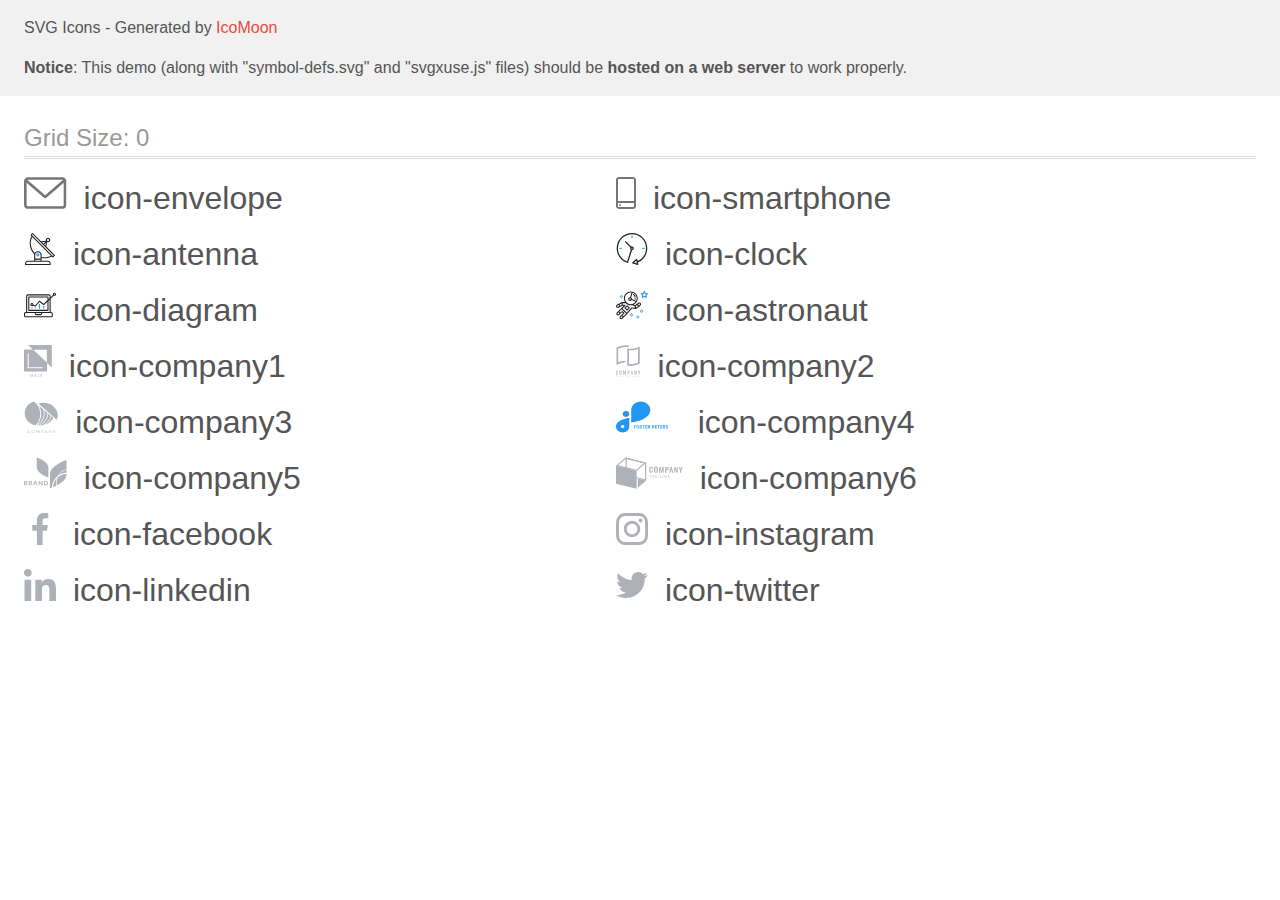
<file: image/icomoon/icomoon/demo-external-svg.html>
<!doctype html>
<html>
<head>
    <title>IcoMoon - SVG Icons</title>
    <meta charset="utf-8">
    <meta name="viewport" content="width=device-width, initial-scale=1">
    <link rel="stylesheet" href="demo-files/demo.css">
    <link rel="stylesheet" href="style.css">
</head>
<body>
<header class="bgc1 clearfix">
<div class="mhl">
    <p>SVG Icons - Generated by <a href="https://icomoon.io/app">IcoMoon</a></p><p><strong>Notice</strong>: This demo (along with "symbol-defs.svg" and "svgxuse.js" files) should be <b>hosted on a web server</b> to work properly.</p>
</div>
</header>
    <div class="clearfix mhl ptl">
        <h1 class="mvm mtn fgc1">Grid Size: 0</h1>
        <div class="glyph fs1">
            <div class="clearfix pbs">
                <svg class="icon icon-envelope"><use xlink:href="symbol-defs.svg#icon-envelope"></use></svg><span class="name"> icon-envelope</span>
            </div>
        </div>
        <div class="glyph fs1">
            <div class="clearfix pbs">
                <svg class="icon icon-smartphone"><use xlink:href="symbol-defs.svg#icon-smartphone"></use></svg><span class="name"> icon-smartphone</span>
            </div>
        </div>
        <div class="glyph fs1">
            <div class="clearfix pbs">
                <svg class="icon icon-antenna"><use xlink:href="symbol-defs.svg#icon-antenna"></use></svg><span class="name"> icon-antenna</span>
            </div>
        </div>
        <div class="glyph fs1">
            <div class="clearfix pbs">
                <svg class="icon icon-clock"><use xlink:href="symbol-defs.svg#icon-clock"></use></svg><span class="name"> icon-clock</span>
            </div>
        </div>
        <div class="glyph fs1">
            <div class="clearfix pbs">
                <svg class="icon icon-diagram"><use xlink:href="symbol-defs.svg#icon-diagram"></use></svg><span class="name"> icon-diagram</span>
            </div>
        </div>
        <div class="glyph fs1">
            <div class="clearfix pbs">
                <svg class="icon icon-astronaut"><use xlink:href="symbol-defs.svg#icon-astronaut"></use></svg><span class="name"> icon-astronaut</span>
            </div>
        </div>
        <div class="glyph fs1">
            <div class="clearfix pbs">
                <svg class="icon icon-company1"><use xlink:href="symbol-defs.svg#icon-company1"></use></svg><span class="name"> icon-company1</span>
            </div>
        </div>
        <div class="glyph fs1">
            <div class="clearfix pbs">
                <svg class="icon icon-company2"><use xlink:href="symbol-defs.svg#icon-company2"></use></svg><span class="name"> icon-company2</span>
            </div>
        </div>
        <div class="glyph fs1">
            <div class="clearfix pbs">
                <svg class="icon icon-company3"><use xlink:href="symbol-defs.svg#icon-company3"></use></svg><span class="name"> icon-company3</span>
            </div>
        </div>
        <div class="glyph fs1">
            <div class="clearfix pbs">
                <svg class="icon icon-company4"><use xlink:href="symbol-defs.svg#icon-company4"></use></svg><span class="name"> icon-company4</span>
            </div>
        </div>
        <div class="glyph fs1">
            <div class="clearfix pbs">
                <svg class="icon icon-company5"><use xlink:href="symbol-defs.svg#icon-company5"></use></svg><span class="name"> icon-company5</span>
            </div>
        </div>
        <div class="glyph fs1">
            <div class="clearfix pbs">
                <svg class="icon icon-company6"><use xlink:href="symbol-defs.svg#icon-company6"></use></svg><span class="name"> icon-company6</span>
            </div>
        </div>
        <div class="glyph fs1">
            <div class="clearfix pbs">
                <svg class="icon icon-facebook"><use xlink:href="symbol-defs.svg#icon-facebook"></use></svg><span class="name"> icon-facebook</span>
            </div>
        </div>
        <div class="glyph fs1">
            <div class="clearfix pbs">
                <svg class="icon icon-instagram"><use xlink:href="symbol-defs.svg#icon-instagram"></use></svg><span class="name"> icon-instagram</span>
            </div>
        </div>
        <div class="glyph fs1">
            <div class="clearfix pbs">
                <svg class="icon icon-linkedin"><use xlink:href="symbol-defs.svg#icon-linkedin"></use></svg><span class="name"> icon-linkedin</span>
            </div>
        </div>
        <div class="glyph fs1">
            <div class="clearfix pbs">
                <svg class="icon icon-twitter"><use xlink:href="symbol-defs.svg#icon-twitter"></use></svg><span class="name"> icon-twitter</span>
            </div>
        </div>
  </div>
<script defer src="svgxuse.js"></script>
</body>
</html>
</file>
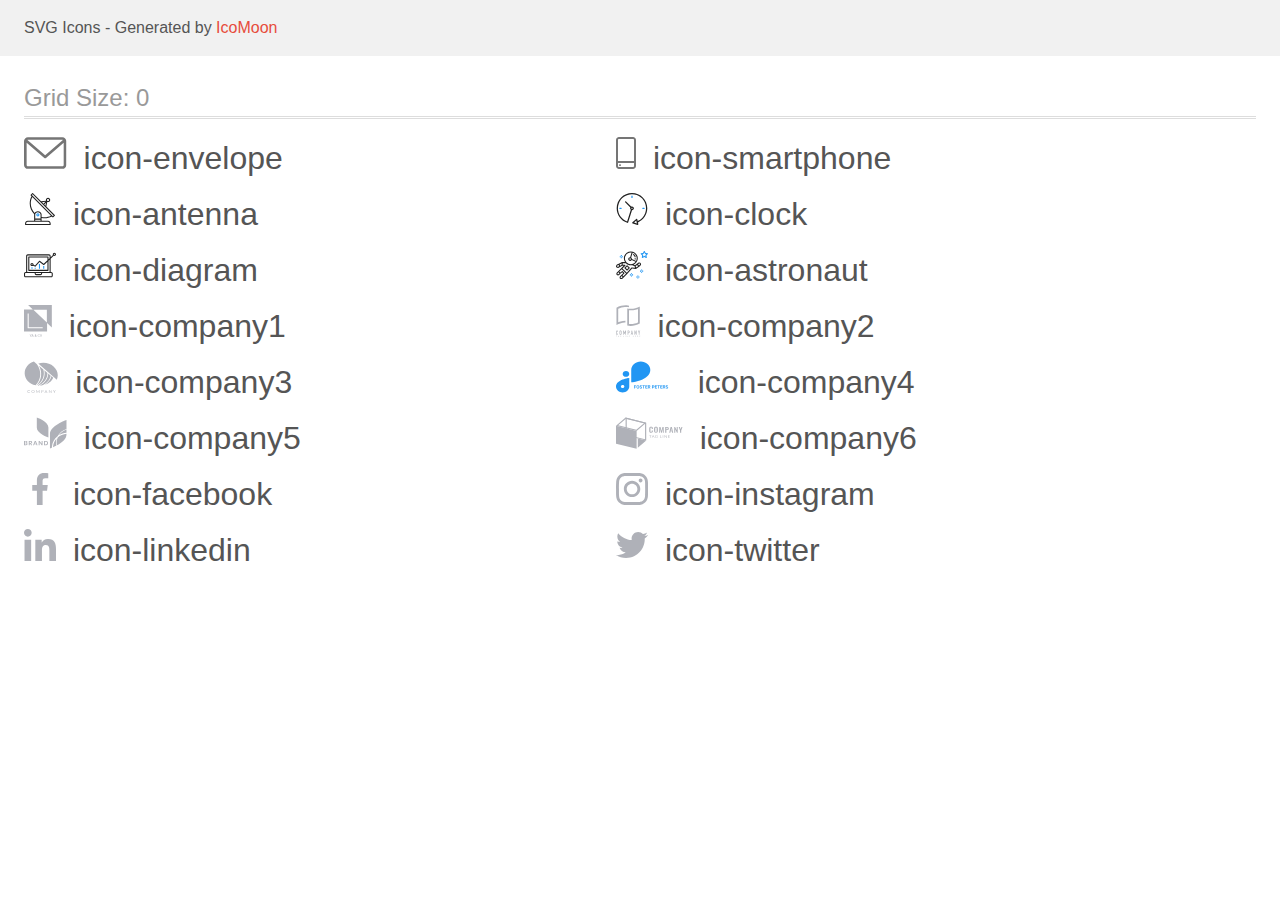
<file: image/icomoon/icomoon/demo.html>
<!doctype html>
<html>
<head>
    <title>IcoMoon - SVG Icons</title>
    <meta charset="utf-8">
    <meta name="viewport" content="width=device-width, initial-scale=1">
    <link rel="stylesheet" href="demo-files/demo.css">
    <link rel="stylesheet" href="style.css">
</head>
<body>
<svg aria-hidden="true" style="position: absolute; width: 0; height: 0; overflow: hidden;" version="1.1" xmlns="http://www.w3.org/2000/svg" xmlns:xlink="http://www.w3.org/1999/xlink">
<defs>
<symbol id="icon-envelope" viewBox="0 0 43 32">
<path fill="#757575" style="fill: var(--color1, #757575)" d="M38.667 0h-34.667c-2.205 0-4 1.795-4 4v24c0 2.205 1.795 4 4 4h34.667c2.205 0 4-1.795 4-4v-24c0-2.205-1.795-4-4-4zM38.667 2.667c0.181 0 0.355 0.037 0.512 0.104l-17.845 15.467-17.845-15.467c0.151-0.065 0.327-0.104 0.512-0.104h34.667zM38.667 29.333h-34.667c-0.736 0-1.333-0.597-1.333-1.333v0-22.413l17.792 15.421c0.233 0.203 0.539 0.327 0.875 0.327s0.642-0.124 0.876-0.328l-0.002 0.001 17.792-15.421v22.413c0 0.736-0.597 1.333-1.333 1.333v0z"></path>
</symbol>
<symbol id="icon-smartphone" viewBox="0 0 20 32">
<path fill="#757575" style="fill: var(--color1, #757575)" d="M17 0h-14c-1.654 0-3 1.346-3 3v26c0 1.654 1.346 3 3 3h14c1.654 0 3-1.346 3-3v-26c0-1.654-1.346-3-3-3zM3 2h14c0.552 0 1 0.448 1 1v0 21h-16v-21c0-0.552 0.448-1 1-1v0zM17 30h-14c-0.552 0-1-0.448-1-1v0-3h16v3c0 0.552-0.448 1-1 1v0z"></path>
<path fill="#757575" style="fill: var(--color1, #757575)" d="M4.708 27.478c0.18 0.163 0.293 0.399 0.293 0.66s-0.113 0.497-0.292 0.659l-0.001 0.001c-0.186 0.17-0.435 0.275-0.708 0.275s-0.522-0.104-0.709-0.275l0.001 0.001c-0.18-0.163-0.293-0.399-0.293-0.66s0.113-0.497 0.292-0.659l0.001-0.001c0.186-0.17 0.435-0.275 0.708-0.275s0.522 0.104 0.709 0.275l-0.001-0.001z"></path>
</symbol>
<symbol id="icon-antenna" viewBox="0 0 32 32">
<path fill="#212121" style="fill: var(--color2, #212121)" d="M30.773 22.098l-8.443-8.505 0.937-4.616c0.225 0.090 0.485 0.144 0.758 0.146h0.007c0.008 0 0.017 0 0.026 0 1.192 0 2.159-0.967 2.159-2.159s-0.967-2.159-2.159-2.159c-1.192 0-2.159 0.967-2.159 2.159 0 0.259 0.046 0.508 0.13 0.739l-0.005-0.015-4.96 0.606-8.091-8.133c-0.096-0.098-0.229-0.159-0.376-0.16h-0c-0.14 0.001-0.274 0.057-0.373 0.155l-1.512 1.504c-0.096 0.097-0.156 0.23-0.156 0.377s0.060 0.281 0.156 0.377v0l0.814 0.825c-1.143 2.062-1.816 4.522-1.816 7.139 0 4.106 1.656 7.824 4.336 10.525l-0.001-0.001c0.043 0.041 0.092 0.074 0.146 0.097-0.032 0.164-0.051 0.353-0.052 0.546v6.188h-6.4c-1.472 0.001-2.666 1.194-2.667 2.666v1.067c0 0.295 0.239 0.534 0.534 0.534h24.534c0.294 0 0.533-0.239 0.533-0.534v-1.067c-0.002-1.472-1.195-2.665-2.666-2.666h-6.4v-2.742c1.003 0.21 2.024 0.317 3.049 0.32 2.58-0.003 5.005-0.663 7.117-1.822l-0.077 0.039 0.818 0.823c0.099 0.101 0.235 0.159 0.376 0.16 0.14-0.001 0.274-0.057 0.373-0.155l1.512-1.504c0.096-0.097 0.156-0.23 0.156-0.377s-0.060-0.281-0.156-0.377v0zM23.28 6.233c0.193-0.192 0.459-0.31 0.752-0.31 0.589 0 1.067 0.478 1.067 1.066s-0.477 1.066-1.067 1.066c-0 0-0 0-0 0h-0.004c-0.587-0.003-1.061-0.479-1.061-1.066 0-0.295 0.12-0.563 0.314-0.756l0-0h-0.002zM22.024 9.737l-0.598 2.946-1.175-1.183 1.774-1.763zM21.419 8.835l-1.92 1.909-1.486-1.493 3.406-0.416zM24.004 28.8c0.884 0 1.6 0.716 1.6 1.6v0 0.534h-23.466v-0.534c0-0.884 0.716-1.6 1.6-1.6v0h20.267zM16.538 26.666v1.067h-5.334v-1.067h5.334zM11.204 25.6v-4.053c0-1.294 1.196-2.346 2.667-2.346s2.667 1.053 2.667 2.346v4.053h-5.334zM17.604 23.904v-2.357c0-1.882-1.675-3.413-3.733-3.413-0.017-0-0.038-0-0.058-0-1.353 0-2.54 0.707-3.213 1.771l-0.009 0.016c-2.36-2.482-3.812-5.846-3.812-9.55 0-2.314 0.567-4.496 1.569-6.414l-0.036 0.077 18.602 18.709c-1.823 0.947-3.979 1.502-6.266 1.502-1.079 0-2.128-0.124-3.136-0.357l0.093 0.018zM28.893 23.22l-21.057-21.181 0.754-0.752 7.935 7.98c0.004 0 0.006 0.007 0.010 0.010l13.114 13.191-0.757 0.752z"></path>
<path fill="#2196f3" style="fill: var(--color3, #2196f3)" d="M13.876 20.267h-0.005c-0.001 0-0.002 0-0.002 0-0.884 0-1.6 0.716-1.6 1.6s0.715 1.599 1.597 1.6h0.005c0.001 0 0.001 0 0.002 0 0.884 0 1.6-0.716 1.6-1.6s-0.715-1.599-1.598-1.6h-0zM14.249 22.245c-0.096 0.096-0.229 0.155-0.376 0.155-0.295 0-0.534-0.239-0.534-0.534s0.238-0.533 0.532-0.533h0c0.293 0.001 0.531 0.239 0.531 0.533 0 0.148-0.060 0.282-0.157 0.378l-0 0h0.005z"></path>
</symbol>
<symbol id="icon-clock" viewBox="0 0 32 32">
<path fill="#212121" style="fill: var(--color2, #212121)" d="M31.296 15.301c-0.001-8.452-6.855-15.303-15.308-15.301s-15.303 6.855-15.301 15.308c0.002 6.788 4.422 12.543 10.541 14.545l0.108 0.031c0.061 0.019 0.123 0.029 0.187 0.029 0.12 0 0.238-0.032 0.342-0.094 0.135-0.080 0.236-0.207 0.283-0.357l3.865-12.25c1.054-0.004 1.906-0.859 1.906-1.913 0-1.056-0.856-1.913-1.913-1.913-0.303 0-0.59 0.071-0.845 0.196l0.011-0.005-5.106-5.107c-0.114-0.11-0.271-0.179-0.443-0.179-0.352 0-0.638 0.286-0.638 0.638 0 0.172 0.068 0.328 0.179 0.443l-0-0 5.103 5.109c-0.121 0.241-0.191 0.525-0.191 0.826 0 0.602 0.283 1.137 0.723 1.48l0.004 0.003-3.682 11.673c-7.278-2.681-11.004-10.754-8.324-18.032s10.754-11.004 18.032-8.323c7.278 2.681 11.004 10.754 8.323 18.032-1.345 3.581-4.003 6.406-7.374 7.938l-0.088 0.036-0.398-1.874c-0.063-0.291-0.318-0.506-0.624-0.506-0.164 0-0.313 0.062-0.426 0.163l0.001-0.001-3.837 3.426c-0.132 0.117-0.214 0.287-0.214 0.477 0 0.283 0.185 0.524 0.441 0.606l0.005 0.001 4.899 1.563c0.058 0.020 0.126 0.031 0.196 0.031 0.352 0 0.637-0.285 0.637-0.637 0-0.047-0.005-0.093-0.015-0.138l0.001 0.004-0.391-1.839c5.528-2.374 9.329-7.772 9.329-14.057 0-0.011 0-0.023-0-0.034v0.002zM15.992 14.664c0.352 0 0.638 0.286 0.638 0.638s-0.285 0.638-0.638 0.638v0c-0.352 0-0.638-0.286-0.638-0.638s0.286-0.638 0.638-0.638v0zM18.092 29.528l2.184-1.948 0.603 2.84-2.787-0.892z"></path>
<path fill="#2196f3" style="fill: var(--color3, #2196f3)" d="M15.354 3.185v1.275c0 0.352 0.286 0.638 0.638 0.638s0.638-0.285 0.638-0.638v0-1.275c0-0.352-0.285-0.638-0.638-0.638s-0.638 0.285-0.638 0.638v0zM3.876 14.664c-0.352 0-0.638 0.286-0.638 0.638s0.285 0.638 0.638 0.638h1.275c0.352 0 0.638-0.286 0.638-0.638s-0.285-0.638-0.638-0.638h-1.275zM28.108 15.939c0.352 0 0.638-0.286 0.638-0.638s-0.285-0.638-0.638-0.638h-1.275c-0.352 0-0.638 0.286-0.638 0.638s0.285 0.638 0.638 0.638h1.275z"></path>
</symbol>
<symbol id="icon-diagram" viewBox="0 0 32 32">
<path fill="#2196f3" style="fill: var(--color3, #2196f3)" d="M14.926 14.965h1.066v4.798h-1.066v-4.798zM19.19 17.097h1.066v2.665h-1.066v-2.665zM10.661 18.696h1.066v1.066h-1.066v-1.066zM7.463 18.163h1.066v1.599h-1.066v-1.599z"></path>
<path fill="#212121" style="fill: var(--color2, #212121)" d="M1.599 28.291h25.586c0 0 0 0 0 0 0.883 0 1.599-0.716 1.599-1.599v0-2.132c0-0.883-0.716-1.599-1.599-1.599v0h-0.533v-13.294l3.028-2.868c0.207 0.104 0.452 0.166 0.711 0.166 0.888 0 1.608-0.72 1.608-1.608s-0.72-1.608-1.608-1.608c-0.888 0-1.608 0.72-1.608 1.608 0 0.247 0.056 0.481 0.155 0.69l-0.004-0.010-2.281 2.162v-1.23c0-0.883-0.716-1.599-1.599-1.599v0h-21.323c-0.883 0-1.599 0.716-1.599 1.599v0 15.992h-0.533c-0.883 0-1.599 0.716-1.599 1.599v0 2.132c0 0.883 0.716 1.599 1.599 1.599v0zM30.384 4.837c0.294 0 0.533 0.239 0.533 0.533s-0.239 0.533-0.533 0.533v0c-0.294 0-0.533-0.239-0.533-0.533s0.239-0.533 0.533-0.533v0zM3.198 6.969c0-0.294 0.239-0.533 0.533-0.533h21.323c0.294 0 0.533 0.239 0.533 0.533v2.239l-1.066 1.013v-2.185c0-0.295-0.239-0.534-0.534-0.534h-19.189c-0.294 0-0.534 0.239-0.534 0.533v13.327c0 0.294 0.239 0.533 0.534 0.533h19.189c0.295 0 0.534-0.239 0.534-0.533v-9.675l1.066-1.010v12.283h-22.389v-15.991zM7.996 13.899c-0.001 0-0.003 0-0.005 0-0.883 0-1.599 0.716-1.599 1.599s0.716 1.599 1.599 1.599c0.432 0 0.824-0.172 1.112-0.45l-0 0 1.853 0.93c0.215 0.107 0.476 0.057 0.636-0.122l3.939-4.432 3.872 2.902c0.208 0.155 0.498 0.139 0.686-0.039l3.365-3.188v8.131h-18.123v-12.261h18.123v2.661l-3.771 3.572-3.904-2.927c-0.088-0.067-0.2-0.107-0.32-0.107-0.158 0-0.3 0.069-0.398 0.178l-0 0.001-3.993 4.493-1.493-0.746c0.011-0.064 0.017-0.128 0.020-0.193 0-0.883-0.716-1.599-1.599-1.599v0zM8.529 15.498c0 0.294-0.239 0.533-0.533 0.533s-0.533-0.239-0.533-0.533v0c0-0.294 0.239-0.533 0.533-0.533s0.533 0.239 0.533 0.533v0zM11.727 24.026h5.33v0.533c0 0.294-0.238 0.533-0.533 0.533h-4.265c-0.294 0-0.533-0.239-0.533-0.533v0-0.533zM1.067 24.56c0-0.294 0.238-0.533 0.533-0.533h9.062v0.533c0 0.883 0.716 1.599 1.599 1.599v0h4.265c0.883 0 1.599-0.716 1.599-1.599v0-0.533h9.062c0.294 0 0.533 0.239 0.533 0.533v2.132c0 0.294-0.239 0.533-0.533 0.533h-25.586c-0 0-0 0-0 0-0.294 0-0.533-0.239-0.533-0.533 0 0 0 0 0 0v0-2.132z"></path>
</symbol>
<symbol id="icon-astronaut" viewBox="0 0 32 32">
<path fill="#2196f3" style="fill: var(--color3, #2196f3)" d="M31.974 4.524c-0.064-0.191-0.227-0.332-0.427-0.362l-0.003-0-1.911-0.278-0.855-1.731c-0.179-0.365-0.777-0.365-0.956 0l-0.855 1.731-1.911 0.278c-0.26 0.039-0.457 0.26-0.457 0.528 0 0.15 0.062 0.285 0.161 0.382l1.383 1.348-0.326 1.903c-0.034 0.2 0.048 0.402 0.212 0.522 0.166 0.12 0.383 0.135 0.562 0.040l1.709-0.899 1.709 0.899c0.072 0.038 0.157 0.061 0.247 0.061 0.295 0 0.534-0.239 0.534-0.534 0-0.031-0.003-0.062-0.008-0.092l0 0.003-0.326-1.903 1.383-1.348c0.099-0.097 0.161-0.233 0.161-0.382 0-0.059-0.009-0.115-0.027-0.168l0.001 0.004zM29.511 5.851c-0.126 0.122-0.183 0.299-0.153 0.472l0.191 1.114-1-0.526c-0.072-0.039-0.158-0.062-0.249-0.062s-0.177 0.023-0.252 0.063l0.003-0.001-1 0.526 0.191-1.114c0.005-0.027 0.008-0.059 0.008-0.091 0-0.149-0.061-0.285-0.16-0.381l-0-0-0.811-0.79 1.119-0.162c0.174-0.025 0.324-0.134 0.402-0.292l0.5-1.013 0.5 1.013c0.078 0.158 0.228 0.267 0.402 0.292l1.119 0.162-0.809 0.79zM26.134 20.522h-1.067v1.067h1.067v-1.067zM26.134 22.656h-1.067v1.066h1.067v-1.066zM27.2 21.589h-1.067v1.067h1.067v-1.067zM25.067 21.589h-1.067v1.067h1.067v-1.067zM22.4 26.389h-1.067v1.067h1.067v-1.067zM22.4 28.523h-1.067v1.067h1.067v-1.067zM23.467 27.456h-1.067v1.067h1.067v-1.067zM21.334 27.456h-1.067v1.067h1.067v-1.067zM16 24.256h-1.066v1.067h1.066v-1.067zM16 26.389h-1.066v1.067h1.066v-1.067zM17.067 25.322h-1.067v1.067h1.067v-1.067zM14.934 25.322h-1.067v1.067h1.067v-1.067zM5.867 6.122h-1.066v1.066h1.066v-1.066zM5.867 8.256h-1.066v1.066h1.066v-1.066zM6.933 7.189h-1.067v1.067h1.066v-1.067zM4.8 7.189h-1.067v1.067h1.067v-1.067z"></path>
<path fill="#212121" style="fill: var(--color2, #212121)" d="M24.715 14.16c-0.28-0.376-0.698-0.636-1.179-0.703l-0.009-0.001c-0.076-0.012-0.164-0.018-0.254-0.018-0.411 0-0.789 0.139-1.090 0.373l0.004-0.003-1.253 0.96-1.898 1.417-1.358-0.541c2.421-1.086 4.113-3.508 4.113-6.32 0-3.823-3.122-6.934-6.961-6.934s-6.961 3.11-6.961 6.934c0 1.386 0.415 2.674 1.12 3.759l-2.768-0.024c-0.009 0-0.016 0.005-0.023 0.005-0.057 0.003-0.11 0.014-0.159 0.033l0.004-0.001c-0.013 0.005-0.026 0.007-0.038 0.013-0.006 0.003-0.013 0.003-0.019 0.006l-3.233 1.596c-0 0-0.001 0-0.001 0.001l-1.893 0.91c-0.024 0.011-0.045 0.023-0.065 0.036l0.001-0.001c-0.482 0.324-0.795 0.867-0.795 1.483 0 0.297 0.073 0.577 0.201 0.823l-0.005-0.010c0.22 0.424 0.592 0.742 1.043 0.885l0.013 0.003c0.161 0.053 0.345 0.083 0.537 0.083 0.308 0 0.598-0.078 0.851-0.216l-0.009 0.005 1.388-0.738 2.264-1.169 1.357-0.008-5.442 5.415c0 0.001-0.001 0.001-0.001 0.001l-1.339 1.333c-0.303 0.299-0.491 0.714-0.491 1.173 0 0.002 0 0.003 0 0.005v-0c0.002 0.919 0.748 1.664 1.667 1.664 0.001 0 0.002 0 0.002 0h-0c0.428 0 0.854-0.162 1.18-0.485l1.314-1.309 1.741-1.3 0.901 0.897-3.102 3.088c-0.303 0.299-0.491 0.714-0.491 1.173 0 0.001 0 0.003 0 0.004v-0c0 0.445 0.174 0.864 0.49 1.179 0.302 0.3 0.717 0.485 1.176 0.485 0.001 0 0.002 0 0.003 0h-0c0.427 0 0.855-0.162 1.18-0.485l4.488-4.472c0.007-0.006 0.016-0.009 0.022-0.016l5.166-5.658 3.471 0.494c0.025 0.004 0.050 0.006 0.075 0.006 0.064 0 0.127-0.016 0.187-0.038 0.017-0.006 0.032-0.015 0.049-0.023 0.019-0.010 0.039-0.015 0.058-0.027l3.213-2.133c0.012-0.008 0.018-0.021 0.029-0.030 0.013-0.010 0.029-0.014 0.041-0.026l1.271-1.191c0.348-0.326 0.564-0.787 0.564-1.3 0-0.4-0.132-0.769-0.355-1.066l0.003 0.005zM2.13 17.77c-0.098 0.054-0.215 0.086-0.34 0.086-0.078 0-0.153-0.013-0.224-0.036l0.005 0.001c-0.294-0.093-0.504-0.364-0.504-0.683 0-0.235 0.114-0.444 0.289-0.575l0.002-0.001 1.314-0.632 0.316 0.924 0.133 0.389-0.992 0.527zM5.627 15.942l-1.548 0.8-0.255-0.746-0.184-0.537 2.027-1.001-0.040 1.484zM20.727 9.322c0 0.918-0.219 1.785-0.599 2.56l-4.181-1.899c-0.044-0.575-0.342-1.072-0.782-1.384l-0.006-0.004 1.464-4.861c2.377 0.757 4.104 2.975 4.104 5.588zM8.938 9.322c0-3.235 2.644-5.867 5.894-5.867 0.253 0 0.5 0.022 0.745 0.053l-1.432 4.753c-0.019 0-0.037-0.006-0.057-0.006-0 0-0.001 0-0.001 0-1.032 0-1.869 0.835-1.872 1.867v0c0.003 1.031 0.84 1.867 1.872 1.867 0 0 0 0 0.001 0h-0c0.695 0 1.295-0.383 1.618-0.944l3.863 1.755c-1.075 1.447-2.795 2.39-4.737 2.39-3.25 0-5.894-2.632-5.894-5.867zM14.895 10.122c0 0.441-0.362 0.8-0.806 0.8-0 0-0.001 0-0.001 0-0.443 0-0.802-0.358-0.804-0.8v-0c0-0.441 0.361-0.8 0.806-0.8s0.806 0.359 0.806 0.8zM2.464 25.146c-0.11 0.109-0.261 0.176-0.428 0.176s-0.317-0.067-0.427-0.175l0 0c-0.109-0.108-0.176-0.257-0.176-0.422s0.067-0.314 0.176-0.422l0-0 0.962-0.959 0.852 0.848-0.959 0.954zM5.678 28.88c-0.11 0.109-0.261 0.176-0.428 0.176s-0.317-0.067-0.427-0.175l0 0c-0.109-0.108-0.176-0.257-0.176-0.422s0.067-0.314 0.176-0.422l0-0 0.963-0.959 0.852 0.848-0.96 0.955zM9.16 25.411l-0.001 0.001-1.765 1.76-0.852-0.848 1.765-1.757c0.040-0.040 0.065-0.088 0.090-0.136 0.007-0.014 0.020-0.026 0.026-0.040 0.016-0.041 0.019-0.085 0.026-0.128 0.003-0.025 0.014-0.048 0.014-0.073 0-0.035-0.013-0.070-0.020-0.105-0.006-0.032-0.006-0.064-0.019-0.096-0.025-0.053-0.055-0.098-0.092-0.138l0 0c-0.010-0.012-0.014-0.026-0.025-0.038h-0.001s0-0.001-0.001-0.002l-1.607-1.6c-0.017-0.017-0.039-0.024-0.058-0.038-0.025-0.021-0.054-0.040-0.084-0.056l-0.003-0.001c-0.026-0.012-0.058-0.023-0.090-0.031l-0.003-0.001c-0.030-0.009-0.065-0.017-0.101-0.020l-0.002-0c-0.007-0-0.015-0-0.023-0-0.026 0-0.051 0.002-0.075 0.005l0.003-0c-0.036 0.005-0.069 0.009-0.104 0.021s-0.064 0.027-0.094 0.045c-0.020 0.011-0.043 0.015-0.061 0.029l-1.774 1.324-0.901-0.897 2.399-2.386 4.36 4.289-0.928 0.919zM15.979 18.394c-0.016-0.002-0.030 0.004-0.046 0.003-0.008-0-0.017-0.001-0.027-0.001-0.031 0-0.062 0.003-0.092 0.008l0.003-0c-0.070 0.011-0.132 0.035-0.187 0.070l0.002-0.001c-0.030 0.018-0.057 0.037-0.083 0.061-0.013 0.011-0.028 0.016-0.040 0.029l-4.698 5.146-4.328-4.256 2.833-2.818c0.096-0.097 0.156-0.23 0.156-0.377 0-0.295-0.239-0.534-0.534-0.534-0.001 0-0.001 0-0.002 0h0l-2.219 0.013 0.028-1.607 3.104 0.027c1.264 1.297 3.027 2.101 4.978 2.101 0.001 0 0.002 0 0.003 0h-0c0.438 0 0.864-0.046 1.28-0.122 0.040 0.032 0.080 0.064 0.129 0.085l2.41 0.96 0.152 0.758 0.178 0.886-3.003-0.427zM20.020 18.572l-0.313-1.558 1.446-1.080 0.946 1.257-2.080 1.381zM23.773 15.741l-0.837 0.785-0.931-1.236 0.831-0.637c0.155-0.119 0.351-0.168 0.543-0.143 0.193 0.027 0.364 0.128 0.48 0.284 0.088 0.117 0.141 0.265 0.141 0.426 0 0.206-0.087 0.391-0.226 0.521l-0 0z"></path>
<path fill="#212121" style="fill: var(--color2, #212121)" d="M13.602 18.544l-2.143-2.134c-0.096-0.096-0.229-0.155-0.376-0.155s-0.28 0.059-0.376 0.155l-2.143 2.133c-0.097 0.097-0.156 0.23-0.156 0.378s0.060 0.281 0.156 0.378l-0-0 2.142 2.134c0.096 0.096 0.229 0.156 0.376 0.156s0.28-0.059 0.376-0.156v0l2.143-2.134c0.097-0.097 0.157-0.23 0.157-0.378s-0.060-0.281-0.157-0.378l-0-0zM11.083 20.303l-1.387-1.381 1.386-1.381 1.387 1.381-1.387 1.381zM17.164 5.071l-0.258 1.036c0.071 0.018 1.738 0.452 1.738 2.149h1.067c0-2.017-1.666-2.965-2.547-3.184zM19.711 9.322h-1.067v1.066h1.067v-1.066z"></path>
</symbol>
<symbol id="icon-company1" viewBox="0 0 28 32">
<path fill="#afb1b8" style="fill: var(--color4, #afb1b8)" d="M4.085 0l4.771 4.517-8.857-0.005v21.915h23.149v-8.379l4.766 4.512v-22.559h-23.83zM22.939 17.517l-13.528-12.807h13.528v12.807zM18.739 23.22h-15.076v-14.738h1.066v13.74h14.011v0.997zM7.224 29.345l-0.557 1.147-0.557-1.147h-0.467l0.813 1.529v0.891h0.422v-0.891l0.811-1.529h-0.465zM7.924 31.765l0.196-0.564h0.938l0.197 0.564h0.439l-0.916-2.42h-0.378l-0.914 2.42h0.437zM8.588 29.859l0.351 1.004h-0.701l0.351-1.004zM10.806 30.804c-0.057 0.085-0.091 0.19-0.091 0.303 0 0.001 0 0.003 0 0.004v-0c0 0.204 0.072 0.37 0.214 0.497s0.336 0.19 0.575 0.19c0.239 0 0.445-0.065 0.618-0.195l0.136 0.161h0.468l-0.355-0.421c0.14-0.191 0.209-0.435 0.209-0.733h-0.351c0 0.163-0.034 0.311-0.101 0.444l-0.468-0.552 0.165-0.12c0.1-0.068 0.184-0.152 0.249-0.249l0.002-0.003c0.048-0.079 0.076-0.174 0.076-0.275 0-0.001 0-0.003-0-0.004v0c0-0.003 0-0.006 0-0.009 0-0.149-0.065-0.283-0.169-0.374l-0.001-0c-0.108-0.097-0.251-0.157-0.408-0.157-0.008 0-0.017 0-0.025 0l0.001-0c-0.195 0-0.35 0.056-0.465 0.166s-0.173 0.259-0.173 0.449c0 0.078 0.018 0.157 0.054 0.241 0.038 0.083 0.104 0.184 0.197 0.302-0.179 0.129-0.3 0.24-0.36 0.334zM11.898 31.34c-0.104 0.084-0.237 0.135-0.382 0.136h-0c-0.006 0-0.013 0-0.020 0-0.104 0-0.199-0.040-0.27-0.106l0 0c-0.067-0.066-0.108-0.157-0.108-0.259 0-0.005 0-0.009 0-0.014l-0 0.001c0-0.129 0.067-0.245 0.2-0.346l0.052-0.037 0.528 0.624zM11.464 30.267c-0.114-0.141-0.172-0.257-0.172-0.351 0-0.081 0.024-0.148 0.070-0.201 0.044-0.049 0.107-0.081 0.178-0.081 0.004 0 0.007 0 0.010 0l-0.001-0c0.003-0 0.006-0 0.009-0 0.067 0 0.127 0.026 0.173 0.068l-0-0c0.048 0.045 0.072 0.099 0.072 0.161 0 0.003 0 0.006 0 0.009 0 0.090-0.040 0.171-0.103 0.226l-0 0-0.052 0.041-0.184 0.127zM15.404 31.582c0.166-0.145 0.261-0.347 0.286-0.605h-0.419c-0.022 0.173-0.075 0.296-0.158 0.37s-0.208 0.112-0.372 0.112c-0.18 0-0.318-0.069-0.412-0.206s-0.14-0.337-0.14-0.599v-0.214c0.003-0.259 0.052-0.453 0.15-0.587 0.099-0.134 0.24-0.201 0.422-0.201 0.157 0 0.276 0.039 0.357 0.116s0.133 0.202 0.153 0.376h0.419c-0.027-0.265-0.121-0.47-0.285-0.615s-0.378-0.218-0.645-0.218c-0.198 0-0.373 0.048-0.525 0.142-0.152 0.097-0.271 0.234-0.345 0.396l-0.002 0.006c-0.077 0.169-0.122 0.367-0.122 0.576 0 0.010 0 0.020 0 0.030l-0-0.001v0.226c0.003 0.223 0.045 0.418 0.125 0.587s0.193 0.298 0.339 0.39c0.148 0.091 0.318 0.136 0.511 0.136 0.276 0 0.497-0.072 0.663-0.216zM17.875 31.243c0.082-0.18 0.123-0.388 0.123-0.625v-0.134c0-0.007 0-0.016 0-0.024 0-0.216-0.047-0.421-0.131-0.605l0.004 0.009c-0.077-0.171-0.199-0.31-0.35-0.406l-0.004-0.002c-0.152-0.095-0.326-0.143-0.524-0.143s-0.372 0.048-0.525 0.144c-0.152 0.095-0.27 0.233-0.354 0.414-0.079 0.175-0.125 0.38-0.125 0.595 0 0.011 0 0.021 0 0.032l-0-0.002v0.136c0.001 0.232 0.043 0.436 0.126 0.613 0.084 0.178 0.203 0.315 0.356 0.411 0.154 0.095 0.329 0.143 0.525 0.143 0.199 0 0.374-0.048 0.526-0.143 0.152-0.097 0.27-0.234 0.352-0.413zM17.425 29.874c0.102 0.143 0.152 0.349 0.152 0.618v0.126c0 0.272-0.050 0.48-0.151 0.622-0.099 0.142-0.242 0.213-0.429 0.213-0.005 0-0.011 0-0.017 0-0.171 0-0.323-0.086-0.413-0.216l-0.001-0.002c-0.104-0.145-0.155-0.351-0.155-0.617v-0.14c0.002-0.26 0.054-0.462 0.156-0.603 0.091-0.13 0.24-0.215 0.409-0.215 0.006 0 0.012 0 0.018 0l-0.001-0c0.187 0 0.33 0.072 0.431 0.214z"></path>
</symbol>
<symbol id="icon-company2" viewBox="0 0 25 32">
<path fill="#afb1b8" style="fill: var(--color4, #afb1b8)" d="M10.532 1.806h-0.084c-0.129-0.008-0.258-0.011-0.388-0.014h-0.28c-0.244 0-0.494 0.006-0.741 0.018-0.008-0.001-0.018-0.001-0.028-0.001s-0.020 0-0.029 0.001l0.001-0c-2.376 0.138-4.582 0.733-6.576 1.696l0.104-0.045-0.266 0.128v13.626l0.623-0.212c0.546-0.188 1.129-0.357 1.731-0.513 1.488-0.398 3.202-0.638 4.967-0.661l0.014-0v1.79c-0.223 0.001-0.439 0.007-0.655 0.018h-0.052c-1.399 0.079-2.709 0.289-3.971 0.619l0.139-0.031c-1.734 0.441-3.254 1.050-4.666 1.83l0.1-0.051v-17.475c1.379-0.82 2.975-1.488 4.665-1.921l0.127-0.028c1.353-0.364 2.907-0.576 4.51-0.582h0.267c0.314 0.008 0.622 0.022 0.91 0.044 0.829 0.060 1.597 0.187 2.339 0.378l-0.090-0.020v1.762c-0.628-0.154-1.373-0.271-2.134-0.326l-0.045-0.003-0.044-0.004c-0.152-0.013-0.304-0.026-0.446-0.026zM13.633 3.607c0.391 0.030 0.796 0.044 1.205 0.044 1.689-0.007 3.324-0.228 4.881-0.639l-0.135 0.030c1.734-0.442 3.252-1.052 4.665-1.831l-0.101 0.051v17.163c-1.379 0.819-2.975 1.487-4.664 1.921l-0.127 0.028c-1.353 0.363-2.908 0.574-4.511 0.581h-0.004c-0.033 0-0.072 0-0.111 0-1.177 0-2.319-0.147-3.409-0.425l0.095 0.021v-17.275c0.265 0.062 0.537 0.118 0.814 0.164 0.455 0.077 0.934 0.133 1.401 0.167zM22.367 3.74l-0.623 0.209c-0.572 0.193-1.151 0.365-1.731 0.518-1.551 0.415-3.332 0.657-5.169 0.663h-0.004c-0.406 0-0.78-0.011-1.141-0.034l-0.497-0.033v14.017l0.426 0.037c0.395 0.035 0.803 0.052 1.214 0.052 1.45-0.006 2.853-0.198 4.189-0.553l-0.116 0.026c1.221-0.31 2.281-0.702 3.285-1.189l-0.102 0.044 0.266-0.128v-13.63z"></path>
<path fill="#afb1b8" style="fill: var(--color4, #afb1b8)" d="M1.684 25.977c-0.167-0.173-0.401-0.281-0.661-0.281-0.011 0-0.023 0-0.034 0.001l0.002-0c-0.004-0-0.009-0-0.014-0-0.139 0-0.272 0.028-0.393 0.078l0.007-0.003c-0.237 0.095-0.42 0.28-0.51 0.512l-0.002 0.006c-0.049 0.123-0.073 0.254-0.071 0.386v2.335c-0.006 0.164 0.026 0.328 0.092 0.479 0.055 0.12 0.135 0.226 0.234 0.313 0.093 0.078 0.202 0.135 0.32 0.166 0.114 0.031 0.231 0.048 0.349 0.048 0.13 0.001 0.258-0.026 0.377-0.081 0.351-0.156 0.591-0.5 0.591-0.901v-0.261h-0.611v0.208c0 0.004 0 0.009 0 0.014 0 0.070-0.013 0.136-0.037 0.198l0.001-0.004c-0.021 0.052-0.051 0.095-0.089 0.132l-0 0c-0.070 0.054-0.159 0.088-0.255 0.089h-0c-0.011 0.001-0.023 0.002-0.036 0.002-0.103 0-0.194-0.050-0.25-0.127l-0.001-0.001c-0.051-0.082-0.082-0.182-0.082-0.289 0-0.008 0-0.016 0.001-0.024l-0 0.001v-2.177c-0.004-0.121 0.022-0.24 0.075-0.349 0.056-0.087 0.153-0.143 0.262-0.143 0.013 0 0.025 0.001 0.038 0.002l-0.001-0c0.003-0 0.007-0 0.012-0 0.107 0 0.201 0.052 0.26 0.131l0.001 0.001c0.063 0.082 0.101 0.187 0.101 0.3 0 0.005-0 0.009-0 0.014v-0.001 0.202h0.604v-0.238c0-0.003 0-0.007 0-0.011 0-0.143-0.027-0.28-0.077-0.405l0.003 0.007c-0.048-0.128-0.117-0.237-0.205-0.329l0 0zM5.31 25.951c-0.186-0.158-0.429-0.255-0.694-0.257h-0c-0.124 0-0.248 0.023-0.364 0.066-0.252 0.090-0.451 0.276-0.557 0.511l-0.002 0.006c-0.062 0.142-0.092 0.297-0.089 0.452v2.239c-0.004 0.158 0.026 0.314 0.089 0.458 0.055 0.121 0.135 0.228 0.236 0.313 0.094 0.086 0.203 0.154 0.322 0.197 0.117 0.043 0.24 0.065 0.364 0.066 0.267-0.001 0.51-0.1 0.695-0.264l-0.001 0.001c0.097-0.087 0.176-0.194 0.23-0.313 0.063-0.144 0.093-0.301 0.089-0.458v-2.239c0-0.006 0-0.013 0-0.020 0-0.156-0.033-0.305-0.092-0.439l0.003 0.007c-0.057-0.128-0.135-0.237-0.23-0.327l-0-0zM5.025 28.969c0.001 0.010 0.002 0.023 0.002 0.035 0 0.114-0.047 0.216-0.123 0.289l-0 0c-0.077 0.065-0.178 0.105-0.287 0.105s-0.21-0.040-0.288-0.105l0.001 0.001c-0.076-0.073-0.123-0.175-0.123-0.289 0-0.012 0.001-0.025 0.002-0.037l-0 0.002v-2.239c-0.001-0.010-0.001-0.022-0.001-0.034 0-0.113 0.047-0.216 0.123-0.289l0-0c0.077-0.065 0.178-0.105 0.287-0.105s0.21 0.040 0.288 0.105l-0.001-0.001c0.076 0.073 0.123 0.175 0.123 0.289 0 0.012-0.001 0.025-0.002 0.037l0-0.002v2.24zM10.072 29.969v-4.24h-0.586l-0.771 2.244h-0.010l-0.777-2.244h-0.58v4.239h0.606v-2.578h0.011l0.593 1.823h0.302l0.598-1.823h0.010v2.578h0.606zM13.513 26.027c-0.093-0.105-0.211-0.185-0.342-0.232-0.124-0.042-0.267-0.066-0.416-0.066-0.008 0-0.016 0-0.024 0l0.001-0h-0.9v4.24h0.604v-1.656h0.311c0.189 0.009 0.376-0.031 0.545-0.116 0.139-0.078 0.251-0.188 0.329-0.32l0.002-0.004c0.070-0.113 0.117-0.238 0.138-0.369 0.021-0.133 0.033-0.287 0.033-0.444 0-0.013-0-0.027-0-0.040l0 0.002c0.006-0.203-0.014-0.407-0.059-0.606-0.043-0.153-0.12-0.284-0.223-0.39l0 0zM13.201 27.319c-0.003 0.081-0.023 0.157-0.057 0.224l0.001-0.003c-0.035 0.065-0.089 0.116-0.154 0.147l-0.002 0.001c-0.075 0.034-0.162 0.054-0.254 0.054-0.011 0-0.022-0-0.033-0.001l0.002 0h-0.276v-1.441h0.311c0.009-0 0.019-0.001 0.029-0.001 0.088 0 0.172 0.020 0.247 0.055l-0.004-0.002c0.062 0.036 0.111 0.090 0.141 0.154l0.001 0.002c0.033 0.074 0.051 0.155 0.053 0.236v0.282c0 0.098 0.006 0.201 0 0.291h-0.006zM16.374 25.729h-0.495l-0.934 4.24h0.604l0.177-0.911h0.823l0.178 0.911h0.604l-0.958-4.24zM15.817 28.481l0.297-1.537h0.011l0.295 1.537h-0.604zM20.277 28.283h-0.011l-0.912-2.554h-0.581v4.24h0.604v-2.55h0.012l0.923 2.549h0.568v-4.239h-0.604v2.554zM23.968 25.729l-0.486 1.686h-0.012l-0.486-1.686h-0.639l0.83 2.448v1.791h0.604v-1.791l0.83-2.447h-0.64zM0 31.166h0.291v0.817h0.198v-0.817h0.289v-0.167h-0.778v0.168zM2.447 30.998l-0.382 0.985h0.21l0.081-0.224h0.392l0.084 0.224h0.215l-0.391-0.985h-0.21zM2.417 31.593l0.134-0.365 0.134 0.365h-0.268zM4.866 31.62h0.228v0.127c-0.063 0.051-0.145 0.082-0.234 0.083h-0c-0.004 0-0.009 0-0.014 0-0.079 0-0.149-0.037-0.195-0.094l-0-0c-0.046-0.065-0.073-0.147-0.073-0.234 0-0.008 0-0.016 0.001-0.023l-0 0.001c0-0.219 0.095-0.329 0.283-0.329 0.006-0.001 0.014-0.001 0.021-0.001 0.097 0 0.178 0.067 0.201 0.157l0 0.001 0.194-0.038c-0.042-0.192-0.18-0.289-0.417-0.289-0.004-0-0.008-0-0.013-0-0.127 0-0.244 0.048-0.331 0.127l0-0c-0.088 0.087-0.143 0.208-0.143 0.342 0 0.013 0 0.026 0.002 0.038l-0-0.002c-0 0.007-0 0.015-0 0.023 0 0.132 0.048 0.254 0.127 0.347l-0.001-0.001c0.087 0.090 0.209 0.146 0.343 0.146 0.011 0 0.021-0 0.032-0.001l-0.001 0c0.005 0 0.010 0 0.016 0 0.155 0 0.296-0.060 0.402-0.157l-0 0v-0.388h-0.426v0.166zM7.337 30.998h-0.199v0.985h0.689v-0.167h-0.49v-0.817zM9.426 30.998h-0.199v0.985h0.199v-0.985zM11.469 31.655l-0.404-0.657h-0.193v0.985h0.185v-0.643l0.396 0.643h0.198v-0.985h-0.182v0.658zM13.315 31.549h0.49v-0.167h-0.49v-0.215h0.527v-0.168h-0.727v0.985h0.747v-0.167h-0.548v-0.266zM17.792 31.386h-0.388v-0.388h-0.197v0.984h0.197v-0.431h0.388v0.431h0.198v-0.985h-0.198v0.388zM19.649 31.549h0.492v-0.167h-0.492v-0.215h0.529v-0.168h-0.726v0.985h0.746v-0.167h-0.548v-0.266zM22.168 31.55c0.171-0.027 0.258-0.118 0.258-0.274 0.001-0.008 0.002-0.018 0.002-0.028 0-0.079-0.038-0.148-0.098-0.191l-0.001-0c-0.073-0.037-0.159-0.059-0.25-0.059-0.014 0-0.027 0-0.040 0.001l0.002-0h-0.417v0.984h0.198v-0.412h0.039c0.005-0 0.010-0 0.016-0 0.039 0 0.076 0.008 0.109 0.023l-0.002-0.001c0.029 0.018 0.053 0.042 0.070 0.072l0.215 0.313h0.236l-0.12-0.192c-0.054-0.096-0.128-0.175-0.215-0.235l-0.002-0.002zM21.969 31.413h-0.146v-0.247h0.156c0.012-0.001 0.027-0.002 0.042-0.002 0.057 0 0.111 0.009 0.163 0.026l-0.004-0.001c0.026 0.024 0.043 0.058 0.043 0.096 0 0.042-0.020 0.080-0.052 0.104l-0 0c-0.049 0.016-0.106 0.025-0.164 0.025-0.013 0-0.026-0-0.039-0.001l0.002 0zM24.068 31.549h0.49v-0.167h-0.49v-0.215h0.529v-0.168h-0.729v0.985h0.747v-0.167h-0.548v-0.266z"></path>
</symbol>
<symbol id="icon-company3" viewBox="0 0 34 32">
<path fill="#afb1b8" style="fill: var(--color4, #afb1b8)" d="M5.643 31.315c0.012 0 0.024 0.003 0.035 0.008s0.021 0.011 0.030 0.018l-0-0 0.166 0.158c-0.13 0.129-0.289 0.232-0.468 0.302-0.184 0.069-0.397 0.109-0.62 0.109-0.015 0-0.030-0-0.045-0.001l0.002 0c-0.213 0.004-0.425-0.030-0.622-0.101-0.182-0.066-0.338-0.163-0.47-0.286l0.001 0.001c-0.128-0.121-0.231-0.268-0.301-0.432l-0.003-0.008c-0.067-0.162-0.106-0.35-0.106-0.548 0-0.006 0-0.012 0-0.018v0.001c-0-0.009-0-0.019-0-0.029 0-0.388 0.168-0.737 0.436-0.977l0.001-0.001c0.142-0.124 0.312-0.222 0.498-0.287 0.205-0.069 0.423-0.103 0.642-0.101 0.012-0 0.026-0 0.040-0 0.199 0 0.39 0.034 0.568 0.096l-0.012-0.004c0.165 0.062 0.316 0.149 0.447 0.255l-0.139 0.169c-0.010 0.012-0.022 0.022-0.035 0.030l-0.001 0c-0.014 0.008-0.031 0.013-0.048 0.013-0.003 0-0.005-0-0.008-0l0 0c-0.023-0.001-0.043-0.007-0.062-0.018l0.001 0-0.074-0.046-0.104-0.058c-0.095-0.046-0.205-0.081-0.321-0.1l-0.007-0.001c-0.069-0.012-0.149-0.018-0.23-0.018-0.006 0-0.013 0-0.019 0h0.001c-0.005-0-0.010-0-0.015-0-0.16 0-0.313 0.028-0.455 0.079l0.009-0.003c-0.14 0.049-0.26 0.122-0.363 0.214l0.001-0.001c-0.104 0.098-0.183 0.213-0.235 0.339-0.054 0.128-0.085 0.276-0.085 0.432 0 0.006 0 0.011 0 0.017v-0.001c-0 0.006-0 0.012-0 0.019 0 0.157 0.031 0.307 0.088 0.444l-0.003-0.008c0.051 0.125 0.13 0.239 0.231 0.338 0.095 0.091 0.213 0.164 0.345 0.21 0.136 0.049 0.281 0.073 0.427 0.072 0.085 0.001 0.17-0.004 0.254-0.014 0.211-0.022 0.4-0.106 0.55-0.234l-0.001 0.001c0.021-0.017 0.049-0.028 0.078-0.029h0zM10.441 30.517c0 0.005 0 0.011 0 0.017 0 0.197-0.041 0.384-0.116 0.553l0.003-0.009c-0.074 0.172-0.18 0.317-0.311 0.435l-0.001 0.001c-0.138 0.123-0.302 0.22-0.481 0.283l-0.010 0.003c-0.189 0.064-0.406 0.101-0.632 0.101s-0.443-0.037-0.646-0.105l0.014 0.004c-0.188-0.067-0.351-0.165-0.489-0.288l0.001 0.001c-0.133-0.12-0.24-0.267-0.313-0.432l-0.003-0.008c-0.071-0.166-0.112-0.359-0.112-0.562s0.041-0.396 0.116-0.572l-0.004 0.010c0.071-0.165 0.178-0.315 0.316-0.442 0.139-0.121 0.305-0.215 0.488-0.277 0.188-0.065 0.406-0.103 0.632-0.103s0.443 0.038 0.646 0.107l-0.014-0.004c0.184 0.065 0.351 0.162 0.49 0.286 0.137 0.126 0.244 0.274 0.314 0.435 0.077 0.181 0.115 0.373 0.112 0.565zM10.005 30.517c0-0.007 0-0.015 0-0.024 0-0.154-0.029-0.301-0.082-0.436l0.003 0.008c-0.101-0.26-0.308-0.459-0.566-0.548l-0.007-0.002c-0.137-0.047-0.295-0.074-0.459-0.074s-0.322 0.027-0.469 0.077l0.010-0.003c-0.136 0.049-0.254 0.121-0.352 0.214l0-0c-0.097 0.092-0.174 0.205-0.223 0.331l-0.002 0.006c-0.050 0.134-0.079 0.289-0.079 0.451s0.029 0.317 0.082 0.46l-0.003-0.009c0.101 0.261 0.309 0.46 0.569 0.547l0.007 0.002c0.296 0.097 0.622 0.097 0.918 0 0.133-0.046 0.253-0.119 0.35-0.211 0.1-0.098 0.175-0.213 0.222-0.338 0.056-0.145 0.082-0.298 0.079-0.451zM13.715 30.99l0.043 0.101c0.017-0.036 0.031-0.069 0.048-0.101 0.019-0.039 0.037-0.072 0.056-0.103l-0.002 0.004 1.061-1.677c0.021-0.029 0.040-0.047 0.061-0.053s0.047-0.009 0.073-0.009c0.005 0 0.010 0 0.015 0l-0.001-0h0.314v2.728h-0.372v-2.090c-0.001-0.014-0.002-0.031-0.002-0.047s0.001-0.033 0.002-0.049l-0 0.002-1.069 1.701c-0.015 0.026-0.036 0.047-0.062 0.061l-0.001 0c-0.026 0.014-0.057 0.023-0.090 0.023-0.001 0-0.001 0-0.002 0h-0.060c-0.001 0-0.001 0-0.002 0-0.033 0-0.063-0.008-0.090-0.023l0.001 0c-0.026-0.014-0.047-0.035-0.061-0.061l-0-0.001-1.099-1.711v2.189h-0.359v-2.722h0.313c0.004-0 0.009-0 0.015-0 0.026 0 0.051 0.003 0.075 0.010l-0.002-0c0.026 0.011 0.046 0.030 0.058 0.053l1.084 1.678c0.020 0.028 0.038 0.060 0.053 0.094l0.001 0.004zM17.71 30.855v1.021h-0.414v-2.723h0.926c0.175-0.003 0.349 0.018 0.517 0.059 0.134 0.034 0.259 0.091 0.366 0.17 0.089 0.070 0.159 0.16 0.205 0.262l0.002 0.004c0.050 0.111 0.073 0.23 0.071 0.349 0 0.005 0 0.011 0 0.017 0 0.246-0.117 0.465-0.299 0.603l-0.002 0.001c-0.107 0.082-0.232 0.143-0.368 0.18-0.14 0.040-0.301 0.064-0.468 0.064-0.012 0-0.023-0-0.035-0l-0.501-0.008zM17.71 30.562h0.503c0.109 0.002 0.218-0.013 0.322-0.041 0.089-0.026 0.166-0.066 0.234-0.119l-0.002 0.001c0.117-0.097 0.191-0.241 0.191-0.404 0-0.002 0-0.004-0-0.007v0c0.001-0.009 0.001-0.019 0.001-0.029 0-0.070-0.015-0.136-0.043-0.195l0.001 0.003c-0.035-0.074-0.084-0.136-0.144-0.185l-0.001-0.001c-0.139-0.093-0.31-0.149-0.493-0.149-0.023 0-0.046 0.001-0.069 0.003l0.003-0h-0.503v1.122zM23.294 31.88h-0.328c-0.002 0-0.004 0-0.006 0-0.032 0-0.061-0.009-0.086-0.026l0.001 0c-0.023-0.016-0.042-0.037-0.054-0.062l-0-0.001-0.282-0.658h-1.419l-0.293 0.658c-0.026 0.053-0.079 0.088-0.141 0.088-0.001 0-0.003-0-0.004-0h-0.329l1.246-2.728h0.432l1.263 2.728zM21.237 30.867h1.172l-0.494-1.11c-0.038-0.084-0.069-0.169-0.094-0.256l-0.048 0.142c-0.014 0.043-0.030 0.084-0.046 0.116l-0.49 1.108zM25.089 29.166c0.024 0.011 0.046 0.028 0.062 0.048l1.818 2.056v-2.117h0.372v2.728h-0.207c-0.001 0-0.003 0-0.005 0-0.029 0-0.057-0.006-0.082-0.017l0.001 0c-0.026-0.013-0.048-0.030-0.066-0.050l-0-0-1.816-2.054c0.001 0.014 0.001 0.030 0.001 0.047s-0.001 0.033-0.002 0.049l0-0.002v2.027h-0.372v-2.728h0.22c0.025 0 0.051 0.005 0.075 0.013zM30.402 30.795v1.083h-0.415v-1.082l-1.149-1.643h0.372c0.003-0 0.006-0 0.009-0 0.030 0 0.057 0.009 0.081 0.023l-0.001-0c0.023 0.018 0.042 0.039 0.056 0.062l0.718 1.060c0.029 0.046 0.054 0.087 0.075 0.126s0.038 0.078 0.053 0.115l0.053-0.117c0.021-0.043 0.044-0.084 0.071-0.124l0.709-1.067c0.015-0.022 0.033-0.041 0.053-0.058l0-0c0.023-0.017 0.051-0.027 0.082-0.027 0.003 0 0.006 0 0.008 0l-0-0h0.376l-1.15 1.65zM13.509 24.576c0.181 0.020 0.363 0.036 0.549 0.050 2.803-1.090 5.174-2.872 6.818-5.126s2.485-4.878 2.421-7.546l-3.090-2.683c0.629 2.84 0.335 5.775-0.848 8.478s-3.208 5.067-5.849 6.827z"></path>
<path fill="#afb1b8" style="fill: var(--color4, #afb1b8)" d="M12.407 24.451l0.083 0.015c2.822-1.755 4.973-4.203 6.176-7.031s1.402-5.904 0.571-8.83l-4.4-3.822c1.779 3.142 2.496 6.659 2.065 10.141-0.43 3.482-1.989 6.786-4.495 9.528zM27.328 15.106c-0.747 2.931-2.563 5.574-5.177 7.538-0.714 0.543-1.519 1.053-2.367 1.49l-0.092 0.043c2.129-0.543 4.085-1.504 5.718-2.808s2.901-2.917 3.703-4.714l-1.784-1.549z"></path>
<path fill="#afb1b8" style="fill: var(--color4, #afb1b8)" d="M26.628 14.674l-2.54-2.207c-0.049 2.517-0.872 4.976-2.385 7.122s-3.66 3.902-6.217 5.084h0.012c0.57 0 1.139-0.030 1.705-0.088 2.39-0.848 4.502-2.197 6.146-3.926s2.771-3.785 3.278-5.985zM12.774 3.17l-3.031-2.636c-2.709 0.91-5.039 2.509-6.686 4.588s-2.531 4.542-2.539 7.066c0.010 2.789 1.090 5.495 3.070 7.69 1.979 2.194 4.744 3.754 7.858 4.43 2.779-2.942 4.407-6.578 4.646-10.379s-0.924-7.57-3.319-10.758zM33.63 14.268c-0.011-3.308-1.528-6.478-4.221-8.818s-6.342-3.658-10.15-3.668c-0.008 0-0.018-0-0.028-0-1.831 0-3.59 0.305-5.231 0.867l0.114-0.034 18.556 16.122c0.605-1.313 0.958-2.849 0.96-4.468v-0.001z"></path>
</symbol>
<symbol id="icon-company4" viewBox="0 0 65 32">
<path fill="#2196f3" style="fill: var(--color3, #2196f3)" d="M10.016 9.983h-0.002c-1.827 0-3.308 1.316-3.308 2.94v0.002c0 1.624 1.481 2.94 3.308 2.94h0.002c1.827 0 3.308-1.317 3.308-2.94v-0.002c0-1.624-1.481-2.941-3.308-2.941zM34.434 9.044c-0.005-2.255-1.016-4.418-2.81-6.012s-4.226-2.493-6.763-2.498c-2.539 0.004-4.972 0.902-6.767 2.497s-2.806 3.757-2.811 6.013v12.437s19.15-1.896 19.152-12.434v-0.002zM0 25.562c0.005 1.57 0.709 3.073 1.957 4.183s2.94 1.735 4.706 1.739c1.765-0.005 3.457-0.63 4.706-1.739s1.952-2.613 1.957-4.181v-8.654s-13.324 1.32-13.324 8.652zM6.662 27.112c-0.345 0-0.682-0.091-0.969-0.261-0.279-0.164-0.499-0.401-0.638-0.686l-0.004-0.009c-0.084-0.173-0.132-0.377-0.132-0.592 0-0.107 0.012-0.212 0.035-0.312l-0.002 0.009c0.067-0.301 0.233-0.578 0.477-0.794 0.243-0.214 0.547-0.364 0.882-0.423l0.011-0.002c0.103-0.019 0.221-0.030 0.341-0.030 0.239 0 0.469 0.043 0.68 0.122l-0.013-0.004c0.319 0.117 0.592 0.316 0.783 0.571s0.294 0.555 0.294 0.861c0.001 0.204-0.043 0.407-0.131 0.596-0.094 0.198-0.221 0.366-0.376 0.503l-0.002 0.001c-0.162 0.145-0.354 0.259-0.567 0.338-0.199 0.075-0.428 0.119-0.668 0.119-0 0-0.001 0-0.001 0h0v-0.006zM20.128 26.258h-1.286v1.328h-0.67v-3.251h2.117v0.542h-1.447v0.84h1.286v0.54zM23.346 26.035c0 0.32-0.056 0.6-0.169 0.841s-0.276 0.427-0.488 0.558c-0.199 0.124-0.44 0.197-0.698 0.197-0.008 0-0.017-0-0.025-0l0.001 0c-0.27 0-0.51-0.065-0.722-0.194-0.213-0.134-0.382-0.322-0.487-0.546l-0.003-0.008c-0.112-0.236-0.177-0.512-0.177-0.804 0-0.009 0-0.019 0-0.028l-0 0.001v-0.16c0-0.32 0.058-0.602 0.172-0.844 0.116-0.244 0.279-0.431 0.489-0.56 0.211-0.131 0.452-0.197 0.723-0.197s0.51 0.066 0.721 0.197c0.211 0.13 0.374 0.316 0.489 0.56 0.116 0.242 0.174 0.523 0.174 0.841v0.145zM22.668 25.887c0-0.341-0.061-0.6-0.183-0.777-0.108-0.161-0.29-0.266-0.496-0.266-0.009 0-0.018 0-0.028 0.001l0.001-0c-0.008-0-0.016-0.001-0.025-0.001-0.205 0-0.387 0.104-0.494 0.262l-0.001 0.002c-0.122 0.174-0.184 0.43-0.185 0.768v0.158c0 0.331 0.061 0.589 0.183 0.772s0.297 0.274 0.527 0.274c0.008 0 0.017 0.001 0.026 0.001 0.204 0 0.384-0.104 0.49-0.261l0.001-0.002c0.12-0.177 0.181-0.434 0.183-0.773v-0.158zM25.518 26.733c0-0.006 0.001-0.012 0.001-0.019 0-0.11-0.052-0.208-0.133-0.27l-0.001-0.001c-0.089-0.069-0.25-0.14-0.482-0.214-0.214-0.067-0.396-0.142-0.57-0.232l0.019 0.009c-0.37-0.2-0.554-0.469-0.554-0.806 0-0.175 0.049-0.332 0.147-0.469 0.1-0.139 0.242-0.246 0.427-0.324 0.186-0.077 0.395-0.116 0.625-0.116 0.232 0 0.439 0.042 0.621 0.127 0.181 0.084 0.322 0.201 0.421 0.355 0.101 0.152 0.152 0.328 0.152 0.522h-0.67c0-0.149-0.046-0.264-0.14-0.346-0.094-0.084-0.226-0.125-0.395-0.125-0.164 0-0.291 0.035-0.382 0.105-0.083 0.060-0.136 0.156-0.136 0.265 0 0.003 0 0.005 0 0.008v-0c0 0.106 0.053 0.194 0.158 0.266 0.107 0.071 0.264 0.138 0.471 0.2 0.381 0.114 0.658 0.257 0.833 0.427s0.261 0.381 0.261 0.634c0 0.281-0.107 0.503-0.32 0.663s-0.498 0.239-0.859 0.239c-0.25 0-0.478-0.046-0.683-0.137-0.193-0.082-0.352-0.211-0.469-0.373l-0.002-0.003c-0.1-0.15-0.16-0.335-0.16-0.533 0-0.007 0-0.014 0-0.022l-0 0.001h0.671c0 0.358 0.214 0.538 0.643 0.538 0.159 0 0.283-0.032 0.373-0.096 0.081-0.058 0.134-0.153 0.134-0.259 0-0.004-0-0.009-0-0.013l0 0.001zM29.092 24.878h-0.995v2.708h-0.67v-2.708h-0.981v-0.542h2.647v0.542zM31.431 26.178h-1.285v0.871h1.509v0.538h-2.178v-3.251h2.174v0.542h-1.505v0.775h1.286v0.524zM33.25 26.396h-0.533v1.19h-0.67v-3.251h1.208c0.384 0 0.68 0.086 0.888 0.257s0.312 0.413 0.312 0.725c0 0.222-0.048 0.408-0.145 0.556-0.108 0.156-0.255 0.278-0.429 0.35l-0.006 0.002 0.702 1.328v0.030h-0.718l-0.61-1.189zM32.717 25.854h0.541c0.168 0 0.297-0.042 0.39-0.126 0.086-0.084 0.139-0.201 0.139-0.33 0-0.009-0-0.017-0.001-0.026l0 0.001c0-0.154-0.043-0.274-0.131-0.362s-0.219-0.132-0.4-0.132h-0.538v0.975zM36.775 26.441v1.145h-0.67v-3.251h1.268c0.244 0 0.459 0.045 0.643 0.134 0.186 0.089 0.329 0.216 0.429 0.382 0.099 0.164 0.149 0.35 0.149 0.56 0 0.318-0.11 0.57-0.328 0.754-0.218 0.183-0.519 0.275-0.904 0.275h-0.587zM36.775 25.899h0.598c0.178 0 0.312-0.042 0.404-0.125 0.094-0.084 0.141-0.203 0.141-0.357 0-0.007 0.001-0.016 0.001-0.024 0-0.14-0.053-0.267-0.141-0.363l0 0c-0.094-0.098-0.223-0.149-0.389-0.152h-0.614v1.021zM41.011 26.178h-1.285v0.871h1.509v0.538h-2.178v-3.251h2.174v0.542h-1.505v0.775h1.286v0.524zM44.119 24.878h-0.996v2.708h-0.67v-2.708h-0.982v-0.542h2.648v0.542zM46.458 26.178h-1.285v0.871h1.509v0.538h-2.179v-3.251h2.174v0.542h-1.504v0.775h1.285v0.524zM48.277 26.396h-0.533v1.19h-0.67v-3.251h1.208c0.384 0 0.68 0.086 0.888 0.257s0.312 0.413 0.312 0.725c0 0.222-0.049 0.408-0.145 0.556-0.108 0.156-0.256 0.278-0.429 0.35l-0.006 0.002 0.703 1.328v0.030h-0.718l-0.61-1.189zM47.744 25.854h0.54c0.168 0 0.298-0.042 0.39-0.126 0.086-0.084 0.139-0.201 0.139-0.331 0-0.009-0-0.017-0.001-0.025l0 0.001c0-0.154-0.043-0.274-0.132-0.362-0.086-0.088-0.219-0.132-0.399-0.132h-0.538v0.975zM51.679 26.734c0-0.006 0.001-0.012 0.001-0.019 0-0.11-0.052-0.208-0.134-0.271l-0.001-0.001c-0.089-0.069-0.25-0.14-0.482-0.214-0.214-0.067-0.396-0.142-0.57-0.232l0.019 0.009c-0.37-0.2-0.554-0.469-0.554-0.806 0-0.175 0.050-0.332 0.147-0.469 0.1-0.139 0.242-0.246 0.427-0.324 0.186-0.077 0.395-0.116 0.625-0.116 0.232 0 0.439 0.042 0.621 0.127 0.181 0.084 0.322 0.201 0.421 0.355 0.101 0.152 0.152 0.328 0.152 0.522h-0.67c0-0.149-0.046-0.264-0.14-0.346-0.094-0.084-0.226-0.125-0.395-0.125-0.164 0-0.291 0.035-0.382 0.105-0.083 0.060-0.137 0.156-0.137 0.265 0 0.002 0 0.005 0 0.007v-0c0 0.106 0.053 0.194 0.159 0.266s0.264 0.138 0.471 0.2c0.381 0.114 0.658 0.257 0.833 0.427s0.261 0.381 0.261 0.634c0 0.281-0.107 0.503-0.32 0.663s-0.499 0.239-0.859 0.239c-0.25 0-0.478-0.046-0.683-0.137-0.193-0.082-0.352-0.211-0.469-0.373l-0.002-0.003c-0.1-0.15-0.16-0.335-0.16-0.533 0-0.007 0-0.014 0-0.022l-0 0.001h0.671c0 0.358 0.214 0.538 0.643 0.538 0.159 0 0.283-0.032 0.373-0.096 0.082-0.058 0.134-0.153 0.134-0.26 0-0.004-0-0.009-0-0.013l0 0.001z"></path>
</symbol>
<symbol id="icon-company5" viewBox="0 0 43 32">
<path fill="#afb1b8" style="fill: var(--color4, #afb1b8)" d="M3.239 26.373c0.166 0.188 0.254 0.424 0.25 0.665 0.001 0.015 0.001 0.033 0.001 0.050 0 0.149-0.033 0.29-0.093 0.416l0.003-0.006c-0.072 0.152-0.172 0.279-0.296 0.378l-0.002 0.002c-0.282 0.194-0.631 0.31-1.007 0.31-0.041 0-0.082-0.001-0.123-0.004l0.006 0h-1.977v-4.214h1.936c0.034-0.002 0.074-0.004 0.115-0.004 0.356 0 0.688 0.106 0.965 0.287l-0.007-0.004c0.125 0.097 0.225 0.218 0.289 0.354 0.065 0.138 0.095 0.286 0.086 0.436 0.011 0.232-0.068 0.461-0.225 0.644-0.15 0.168-0.358 0.283-0.59 0.33 0.262 0.044 0.499 0.172 0.667 0.361zM0.92 25.737h0.828c0.188 0.012 0.374-0.037 0.526-0.14 0.060-0.050 0.108-0.113 0.14-0.184l0.001-0.003c0.024-0.054 0.038-0.118 0.038-0.185 0-0.014-0.001-0.028-0.002-0.042l0 0.002c0.001-0.011 0.001-0.023 0.001-0.035 0-0.068-0.014-0.133-0.040-0.192l0.001 0.003c-0.033-0.075-0.079-0.137-0.138-0.187l-0.001-0.001c-0.134-0.091-0.298-0.145-0.476-0.145-0.023 0-0.046 0.001-0.069 0.003l0.003-0h-0.815v1.106zM2.355 27.353c0.065-0.051 0.116-0.116 0.151-0.19l0.001-0.003c0.028-0.059 0.044-0.128 0.044-0.202 0-0.012-0-0.023-0.001-0.035l0 0.002c0.001-0.009 0.001-0.020 0.001-0.031 0-0.075-0.017-0.147-0.047-0.21l0.001 0.003c-0.037-0.078-0.090-0.143-0.154-0.193l-0.001-0.001c-0.142-0.097-0.318-0.154-0.507-0.154-0.019 0-0.039 0.001-0.058 0.002l0.003-0h-0.868v1.16h0.88c0.197 0.010 0.394-0.041 0.556-0.146zM7.197 28.185l-1.076-1.648h-0.405v1.648h-0.927v-4.215h1.755c0.037-0.003 0.081-0.004 0.125-0.004 0.413 0 0.794 0.136 1.1 0.366l-0.005-0.003c0.245 0.229 0.394 0.53 0.417 0.85 0.002 0.026 0.003 0.057 0.003 0.088 0 0.307-0.109 0.589-0.291 0.808l0.002-0.002c-0.218 0.224-0.506 0.378-0.829 0.427l-0.008 0.001 1.147 1.684h-1.008zM5.715 25.963h0.758c0.526 0 0.79-0.212 0.79-0.638 0.001-0.010 0.001-0.022 0.001-0.034 0-0.080-0.016-0.156-0.045-0.225l0.001 0.004c-0.036-0.086-0.087-0.159-0.15-0.218l-0-0c-0.144-0.109-0.326-0.174-0.523-0.174-0.026 0-0.051 0.001-0.077 0.003l0.003-0h-0.767l0.009 1.283zM12.262 27.336h-1.846l-0.326 0.849h-0.972l1.695-4.168h1.051l1.689 4.168h-0.971l-0.319-0.848zM12.015 26.698l-0.675-1.779-0.675 1.779h1.349zM18.602 28.185h-0.919l-2.063-2.866v2.866h-0.918v-4.216h0.918l2.063 2.883v-2.883h0.919v4.216zM23.852 27.176c-0.191 0.318-0.48 0.577-0.833 0.744-0.358 0.168-0.777 0.267-1.219 0.267-0.026 0-0.053-0-0.079-0.001l0.004 0h-1.637v-4.215h1.637c0.023-0.001 0.050-0.001 0.077-0.001 0.441 0 0.859 0.096 1.235 0.267l-0.019-0.008c0.352 0.163 0.642 0.419 0.832 0.735 0.189 0.343 0.288 0.722 0.288 1.106s-0.099 0.763-0.288 1.106zM22.8 27.075c0.25-0.261 0.404-0.616 0.406-1.006v-0c0-0.369-0.144-0.726-0.406-1.006-0.285-0.226-0.65-0.362-1.047-0.362-0.037 0-0.074 0.001-0.11 0.004l0.005-0h-0.639v2.729h0.639c0.032 0.002 0.069 0.003 0.106 0.003 0.396 0 0.761-0.136 1.050-0.364l-0.004 0.003zM12.838 0.522s11.873 4.104 11.621 10.043v10.045s-11.864-4.106-11.617-10.045l-0.004-10.043zM35.037 18.259c2.243-1.413 4.836-2.288 7.544-2.545v-3.146c-3.12 1.102-5.767 3.098-7.544 5.691z"></path>
<path fill="#afb1b8" style="fill: var(--color4, #afb1b8)" d="M33.69 19.207c1.835-3.384 5.017-5.995 8.891-7.297v-9.061s-16.909 5.846-16.552 14.304v14.302s0.754-0.261 1.939-0.752c0-0.457 0-0.918 0.054-1.382 0.349-3.926 2.388-7.564 5.667-10.115z"></path>
<path fill="#afb1b8" style="fill: var(--color4, #afb1b8)" d="M32.082 24.52c0.089-0.992 0.287-1.973 0.592-2.928-2.043 2.203-3.279 4.936-3.536 7.816-0.025 0.272-0.039 0.543-0.045 0.824 1.41-0.617 2.478-1.142 3.524-1.703l-0.273 0.133c-0.3-1.362-0.388-2.757-0.263-4.142zM32.754 24.571c-0.033 0.348-0.052 0.752-0.052 1.161 0 0.917 0.095 1.811 0.276 2.674l-0.015-0.084c4.62-2.531 9.811-6.442 9.61-11.168v-0.412c-3.301 0.338-6.388 1.659-8.79 3.76-0.53 1.19-0.895 2.571-1.026 4.019l-0.004 0.051z"></path>
</symbol>
<symbol id="icon-company6" viewBox="0 0 67 32">
<path fill="#afb1b8" style="fill: var(--color4, #afb1b8)" d="M33.724 15.223c-0.271-0.35-0.435-0.795-0.435-1.278 0-0.048 0.002-0.095 0.005-0.142l-0 0.006v-2.051c0-0.628 0.142-1.106 0.428-1.433 0.284-0.327 0.774-0.489 1.468-0.488 0.652 0 1.116 0.139 1.389 0.417 0.299 0.355 0.444 0.789 0.411 1.226v0.482h-1.166v-0.489c0.004-0.159-0.007-0.319-0.034-0.477-0.020-0.116-0.081-0.214-0.166-0.283l-0.001-0.001c-0.105-0.070-0.234-0.112-0.373-0.112-0.018 0-0.035 0.001-0.052 0.002l0.002-0c-0.015-0.001-0.033-0.002-0.050-0.002-0.147 0-0.283 0.044-0.397 0.12l0.003-0.002c-0.096 0.077-0.166 0.185-0.193 0.309l-0.001 0.004c-0.030 0.14-0.047 0.302-0.047 0.467 0 0.014 0 0.028 0 0.042l-0-0.002v2.488c-0.019 0.24 0.033 0.48 0.149 0.698 0.061 0.075 0.139 0.133 0.23 0.168l0.004 0.001c0.068 0.027 0.148 0.043 0.231 0.043 0.025 0 0.050-0.001 0.074-0.004l-0.003 0c0.015 0.001 0.032 0.002 0.049 0.002 0.136 0 0.262-0.043 0.365-0.116l-0.002 0.001c0.090-0.075 0.153-0.18 0.174-0.299l0-0.003c0.027-0.165 0.040-0.332 0.036-0.498v-0.505h1.167v0.461c0.003 0.036 0.004 0.079 0.004 0.122 0 0.443-0.153 0.85-0.41 1.171l0.003-0.004c-0.268 0.304-0.725 0.457-1.397 0.457s-1.179-0.163-1.466-0.501zM38.583 15.245c-0.295-0.32-0.442-0.784-0.442-1.399v-2.157c0-0.609 0.147-1.070 0.442-1.383s0.787-0.469 1.478-0.467c0.686 0 1.176 0.156 1.471 0.467 0.294 0.313 0.444 0.774 0.444 1.383v2.156c0 0.609-0.149 1.077-0.449 1.398s-0.787 0.481-1.466 0.481-1.181-0.163-1.479-0.479zM40.604 14.727c0.106-0.199 0.154-0.419 0.14-0.638v-2.641c0.001-0.021 0.002-0.046 0.002-0.071 0-0.203-0.052-0.394-0.142-0.561l0.003 0.006c-0.062-0.076-0.142-0.135-0.234-0.17l-0.004-0.001c-0.068-0.027-0.146-0.042-0.229-0.042-0.028 0-0.056 0.002-0.083 0.005l0.003-0c-0.024-0.003-0.051-0.005-0.079-0.005-0.083 0-0.161 0.015-0.234 0.043l0.004-0.002c-0.096 0.036-0.177 0.096-0.239 0.171l-0.001 0.001c-0.107 0.195-0.154 0.41-0.14 0.626v2.652c-0.014 0.22 0.033 0.439 0.14 0.639 0.068 0.067 0.152 0.121 0.246 0.158 0.089 0.036 0.192 0.056 0.3 0.056s0.211-0.021 0.305-0.058l-0.006 0.002c0.095-0.037 0.178-0.091 0.246-0.158v-0.013zM43.381 9.902h1.256l0.944 3.979 0.967-3.979h1.222l0.124 5.743h-0.904l-0.097-3.991-0.932 3.991h-0.725l-0.966-4.006-0.090 4.006h-0.913l0.114-5.743zM49.301 9.902h1.957c1.127 0 1.691 0.543 1.691 1.631 0 1.041-0.594 1.562-1.781 1.56h-0.666v2.552h-1.208l0.007-5.744zM50.973 12.356c0.119 0.014 0.24 0.004 0.356-0.028 0.114-0.031 0.22-0.083 0.309-0.154 0.139-0.194 0.2-0.422 0.174-0.649 0.001-0.019 0.001-0.041 0.001-0.063 0-0.163-0.022-0.321-0.062-0.471l0.003 0.013c-0.019-0.061-0.050-0.114-0.089-0.158l0 0c-0.042-0.047-0.093-0.086-0.149-0.114l-0.003-0.001c-0.141-0.059-0.304-0.094-0.476-0.094-0.022 0-0.044 0.001-0.066 0.002l0.003-0h-0.469v1.717h0.469zM54.692 9.902h1.297l1.331 5.743h-1.126l-0.263-1.324h-1.157l-0.27 1.324h-1.143l1.331-5.743zM55.8 13.655l-0.452-2.411-0.452 2.411h0.903zM58.394 9.902h0.846l1.618 3.276v-3.276h1.003v5.743h-0.804l-1.628-3.42v3.42h-1.036l0.002-5.743zM64.209 13.454l-1.345-3.545h1.133l0.821 2.278 0.77-2.278h1.109l-1.329 3.546v2.19h-1.159v-2.19zM35.59 18.156v0.3h-0.986v2.334h-0.413v-2.334h-0.991v-0.3h2.389zM38.679 20.79h-0.319c-0.003 0-0.006 0-0.009 0-0.030 0-0.058-0.009-0.081-0.025l0 0c-0.023-0.015-0.041-0.035-0.052-0.060l-0-0.001-0.285-0.626h-1.367l-0.284 0.626c-0.009 0.028-0.024 0.052-0.044 0.071l-0 0c-0.023 0.016-0.052 0.025-0.082 0.025-0.003 0-0.005-0-0.008-0h-0.318l1.208-2.634h0.42l1.223 2.624zM36.679 19.812h1.14l-0.484-1.072c-0.031-0.067-0.061-0.15-0.086-0.235l-0.003-0.014c-0.017 0.050-0.031 0.098-0.045 0.14l-0.044 0.11-0.478 1.070zM40.762 20.531c0.076 0.004 0.151 0.004 0.228 0 0.065-0.006 0.129-0.016 0.193-0.031 0.059-0.012 0.117-0.028 0.174-0.048 0.053-0.018 0.107-0.042 0.161-0.065v-0.592h-0.483c-0.001 0-0.003 0-0.004 0-0.023 0-0.044-0.008-0.061-0.022l0 0c-0.008-0.006-0.014-0.013-0.018-0.021l-0-0c-0.004-0.007-0.006-0.015-0.006-0.024 0-0.001 0-0.002 0-0.003v0-0.202h0.937v1.010c-0.147 0.091-0.316 0.165-0.496 0.211l-0.013 0.003c-0.1 0.026-0.2 0.043-0.302 0.055-0.117 0.011-0.235 0.016-0.353 0.016-0.005 0-0.010 0-0.015 0-0.212 0-0.416-0.036-0.606-0.102l0.013 0.004c-0.186-0.065-0.347-0.158-0.486-0.277l0.002 0.002c-0.129-0.114-0.234-0.253-0.308-0.409l-0.003-0.008c-0.070-0.156-0.111-0.338-0.111-0.529 0-0.006 0-0.012 0-0.019v0.001c-0-0.005-0-0.010-0-0.016 0-0.193 0.040-0.377 0.112-0.543l-0.003 0.009c0.069-0.156 0.176-0.299 0.311-0.417 0.138-0.119 0.302-0.211 0.484-0.273 0.206-0.068 0.427-0.101 0.647-0.098 0.112 0 0.225 0.007 0.336 0.023 0.098 0.014 0.195 0.036 0.287 0.067 0.085 0.027 0.166 0.063 0.242 0.105 0.074 0.041 0.144 0.087 0.211 0.137l-0.116 0.163c-0.010 0.015-0.023 0.027-0.039 0.035l-0.001 0c-0.016 0.009-0.035 0.014-0.055 0.014h-0c-0.028-0.001-0.053-0.008-0.075-0.021l0.001 0c-0.049-0.023-0.088-0.044-0.126-0.066l0.007 0.004c-0.045-0.025-0.099-0.049-0.154-0.069l-0.008-0.002c-0.062-0.022-0.136-0.042-0.213-0.057l-0.009-0.001c-0.087-0.015-0.188-0.023-0.29-0.023-0.006 0-0.011 0-0.017 0h0.001c-0.004-0-0.010-0-0.015-0-0.162 0-0.317 0.027-0.462 0.076l0.010-0.003c-0.134 0.046-0.256 0.117-0.356 0.208-0.095 0.090-0.171 0.199-0.222 0.321l-0.002 0.006c-0.051 0.13-0.081 0.281-0.081 0.439s0.030 0.309 0.084 0.448l-0.003-0.008c0.053 0.124 0.135 0.237 0.242 0.332 0.099 0.090 0.219 0.161 0.352 0.208 0.154 0.046 0.316 0.063 0.479 0.052zM44.612 20.49h1.319v0.3h-1.722v-2.634h0.412l-0.009 2.334zM47.303 20.79h-0.412v-2.634h0.412v2.634zM48.84 18.169c0.025 0.012 0.046 0.028 0.063 0.047l0 0 1.766 1.985c-0.001-0.014-0.002-0.030-0.002-0.047s0.001-0.033 0.002-0.049l-0 0.002v-1.963h0.36v2.645h-0.208c-0.004 0-0.009 0-0.014 0-0.027 0-0.054-0.006-0.077-0.016l0.001 0c-0.025-0.013-0.047-0.030-0.065-0.050l-0-0-1.764-1.984v2.048h-0.346v-2.634h0.215c0.023 0 0.047 0.004 0.068 0.012zM54.070 18.156v0.289h-1.463v0.87h1.186v0.279h-1.186v0.9h1.463v0.289h-1.889v-2.628h1.889zM10.782 1.889l18.343 4.496v15.757l-18.343-4.494v-15.76zM9.605 0.545v17.868l20.693 5.075v-17.866l-20.693-5.076z"></path>
<path fill="#afb1b8" style="fill: var(--color4, #afb1b8)" d="M20.696 31.781l-20.696-5.079v-17.865l20.696 5.077v17.867z"></path>
<path fill="#afb1b8" style="fill: var(--color4, #afb1b8)" d="M9.948 1.686l18.103 4.44-7.698 6.649-18.107-4.442 7.702-6.647zM9.605 0.545l-9.605 8.292 20.696 5.077 9.603-8.294-20.693-5.075zM21.86 30.776l8.439-7.288-8.439-2.069v9.358z"></path>
</symbol>
<symbol id="icon-facebook" viewBox="0 0 32 32">
<path fill="#afb1b8" style="fill: var(--color4, #afb1b8)" d="M21.328 5.312h2.923v-5.088c-1.232-0.143-2.66-0.224-4.108-0.224-0.052 0-0.104 0-0.156 0l0.008-0c-4.213 0-7.099 2.65-7.099 7.52v4.48h-4.646v5.688h4.646v14.312h5.699v-14.31h4.459l0.707-5.688h-5.168v-3.922c0-1.643 0.443-2.768 2.734-2.768z"></path>
</symbol>
<symbol id="icon-instagram" viewBox="0 0 32 32">
<path fill="#afb1b8" style="fill: var(--color4, #afb1b8)" d="M31.968 9.408c-0.074-1.701-0.349-2.869-0.742-3.882-0.424-1.111-1.054-2.059-1.85-2.837l-0.001-0.001c-0.78-0.792-1.724-1.419-2.778-1.827l-0.054-0.018c-1.019-0.394-2.181-0.667-3.882-0.742-1.712-0.082-2.256-0.101-6.602-0.101-4.344 0-4.888 0.019-6.595 0.094-1.699 0.074-2.869 0.349-3.88 0.742-1.112 0.424-2.060 1.054-2.839 1.85l-0.001 0.001c-0.791 0.78-1.418 1.724-1.825 2.778l-0.018 0.054c-0.395 1.019-0.669 2.181-0.744 3.882-0.082 1.712-0.101 2.256-0.101 6.602 0 4.344 0.019 4.888 0.094 6.595 0.075 1.701 0.35 2.869 0.744 3.882 0.426 1.11 1.055 2.057 1.849 2.837l0.001 0.001c0.8 0.813 1.77 1.443 2.832 1.843 1.019 0.395 2.182 0.67 3.882 0.744 1.707 0.075 2.251 0.094 6.595 0.094 4.346 0 4.89-0.019 6.595-0.094 1.701-0.074 2.869-0.349 3.882-0.742 2.157-0.85 3.833-2.526 4.664-4.628l0.019-0.055c0.394-1.019 0.669-2.182 0.744-3.882 0.075-1.707 0.093-2.251 0.093-6.595s-0.006-4.888-0.080-6.595zM29.088 22.474c-0.070 1.563-0.333 2.406-0.55 2.97-0.552 1.399-1.64 2.486-3.004 3.024l-0.036 0.012c-0.56 0.219-1.411 0.482-2.968 0.55-1.688 0.075-2.194 0.094-6.464 0.094-4.269 0-4.782-0.019-6.464-0.094-1.563-0.069-2.406-0.331-2.97-0.55-0.721-0.269-1.334-0.676-1.836-1.192l-0.001-0.001c-0.517-0.503-0.924-1.117-1.184-1.803l-0.011-0.034c-0.218-0.563-0.48-1.413-0.549-2.97-0.075-1.688-0.094-2.195-0.094-6.464 0-4.27 0.019-4.784 0.094-6.464 0.069-1.563 0.331-2.406 0.549-2.97 0.269-0.722 0.678-1.337 1.198-1.837l0.002-0.002c0.504-0.517 1.119-0.923 1.806-1.182l0.034-0.011c0.56-0.219 1.411-0.48 2.968-0.55 1.688-0.074 2.195-0.093 6.464-0.093 4.275 0 4.782 0.019 6.464 0.093 1.563 0.069 2.406 0.331 2.97 0.55 0.693 0.256 1.325 0.662 1.837 1.194 0.531 0.52 0.938 1.144 1.195 1.84 0.218 0.56 0.48 1.411 0.549 2.968 0.075 1.688 0.094 2.194 0.094 6.464 0 4.269-0.019 4.768-0.094 6.458z"></path>
<path fill="#afb1b8" style="fill: var(--color4, #afb1b8)" d="M16.059 7.782c-4.539 0.002-8.218 3.682-8.219 8.221v0c0.091 4.471 3.737 8.060 8.221 8.060s8.13-3.589 8.221-8.052l0-0.009c-0.001-4.54-3.681-8.22-8.221-8.221h-0zM16.059 21.334c-2.945-0-5.332-2.388-5.332-5.333s2.388-5.333 5.333-5.333c0 0 0.001 0 0.001 0h-0c2.946 0 5.334 2.388 5.334 5.334s-2.388 5.334-5.334 5.334v0zM26.525 7.458c0 1.060-0.86 1.92-1.92 1.92s-1.92-0.86-1.92-1.92v0c0-1.060 0.86-1.92 1.92-1.92s1.92 0.86 1.92 1.92v0z"></path>
</symbol>
<symbol id="icon-linkedin" viewBox="0 0 32 32">
<path fill="#afb1b8" style="fill: var(--color4, #afb1b8)" d="M31.992 32h0.008v-11.738c0-5.741-1.237-10.163-7.947-10.163-3.227 0-5.392 1.77-6.277 3.45h-0.093v-2.914h-6.365v21.363h6.627v-10.578c0-2.786 0.528-5.48 3.978-5.48 3.398 0 3.448 3.179 3.448 5.658v10.402h6.621zM0.528 10.635h6.635v21.365h-6.635v-21.365zM3.843 0c-2.123 0-3.843 1.721-3.843 3.843v0c0 2.12 1.722 3.878 3.843 3.878 2.12 0 3.842-1.757 3.842-3.878s-1.72-3.841-3.841-3.843h-0z"></path>
</symbol>
<symbol id="icon-twitter" viewBox="0 0 32 32">
<path fill="#afb1b8" style="fill: var(--color4, #afb1b8)" d="M32 6.078c-1.1 0.493-2.376 0.857-3.713 1.028l-0.068 0.007c1.36-0.817 2.382-2.078 2.873-3.579l0.013-0.046c-1.197 0.722-2.591 1.273-4.076 1.573l-0.084 0.014c-1.2-1.279-2.9-2.076-4.787-2.076-3.622 0-6.558 2.936-6.558 6.558 0 0.001 0 0.003 0 0.004v-0c0 0.52 0.043 1.021 0.152 1.496-5.454-0.266-10.28-2.88-13.522-6.861-0.564 0.949-0.899 2.092-0.902 3.313v0.001c0 2.272 1.171 4.286 2.914 5.451-1.091-0.030-2.107-0.325-2.994-0.823l0.033 0.017v0.072c0.003 3.165 2.236 5.807 5.213 6.44l0.043 0.008c-0.499 0.136-1.071 0.215-1.662 0.215-0.020 0-0.041-0-0.061-0l0.003 0c-0.419 0-0.843-0.024-1.242-0.112 0.85 2.598 3.261 4.509 6.13 4.57-2.215 1.746-5.045 2.8-8.122 2.8-0.004 0-0.008 0-0.013 0h0.001c-0.018 0-0.040 0-0.062 0-0.531 0-1.055-0.034-1.569-0.099l0.061 0.006c2.826 1.846 6.287 2.944 10.004 2.944 0.021 0 0.042-0 0.063-0h-0.003c12.072 0 18.672-10 18.672-18.669 0-0.288-0.010-0.57-0.024-0.848 1.299-0.936 2.39-2.064 3.258-3.355l0.030-0.047z"></path>
</symbol>
</defs>
</svg>

<header class="bgc1 clearfix">
<div class="mhl">
    <p>SVG Icons - Generated by <a href="https://icomoon.io/app">IcoMoon</a></p>
</div>
</header>
    <div class="clearfix mhl ptl">
        <h1 class="mvm mtn fgc1">Grid Size: 0</h1>
        <div class="glyph fs1">
            <div class="clearfix pbs">
                <svg class="icon icon-envelope"><use xlink:href="#icon-envelope"></use></svg><span class="name"> icon-envelope</span>
            </div>
        </div>
        <div class="glyph fs1">
            <div class="clearfix pbs">
                <svg class="icon icon-smartphone"><use xlink:href="#icon-smartphone"></use></svg><span class="name"> icon-smartphone</span>
            </div>
        </div>
        <div class="glyph fs1">
            <div class="clearfix pbs">
                <svg class="icon icon-antenna"><use xlink:href="#icon-antenna"></use></svg><span class="name"> icon-antenna</span>
            </div>
        </div>
        <div class="glyph fs1">
            <div class="clearfix pbs">
                <svg class="icon icon-clock"><use xlink:href="#icon-clock"></use></svg><span class="name"> icon-clock</span>
            </div>
        </div>
        <div class="glyph fs1">
            <div class="clearfix pbs">
                <svg class="icon icon-diagram"><use xlink:href="#icon-diagram"></use></svg><span class="name"> icon-diagram</span>
            </div>
        </div>
        <div class="glyph fs1">
            <div class="clearfix pbs">
                <svg class="icon icon-astronaut"><use xlink:href="#icon-astronaut"></use></svg><span class="name"> icon-astronaut</span>
            </div>
        </div>
        <div class="glyph fs1">
            <div class="clearfix pbs">
                <svg class="icon icon-company1"><use xlink:href="#icon-company1"></use></svg><span class="name"> icon-company1</span>
            </div>
        </div>
        <div class="glyph fs1">
            <div class="clearfix pbs">
                <svg class="icon icon-company2"><use xlink:href="#icon-company2"></use></svg><span class="name"> icon-company2</span>
            </div>
        </div>
        <div class="glyph fs1">
            <div class="clearfix pbs">
                <svg class="icon icon-company3"><use xlink:href="#icon-company3"></use></svg><span class="name"> icon-company3</span>
            </div>
        </div>
        <div class="glyph fs1">
            <div class="clearfix pbs">
                <svg class="icon icon-company4"><use xlink:href="#icon-company4"></use></svg><span class="name"> icon-company4</span>
            </div>
        </div>
        <div class="glyph fs1">
            <div class="clearfix pbs">
                <svg class="icon icon-company5"><use xlink:href="#icon-company5"></use></svg><span class="name"> icon-company5</span>
            </div>
        </div>
        <div class="glyph fs1">
            <div class="clearfix pbs">
                <svg class="icon icon-company6"><use xlink:href="#icon-company6"></use></svg><span class="name"> icon-company6</span>
            </div>
        </div>
        <div class="glyph fs1">
            <div class="clearfix pbs">
                <svg class="icon icon-facebook"><use xlink:href="#icon-facebook"></use></svg><span class="name"> icon-facebook</span>
            </div>
        </div>
        <div class="glyph fs1">
            <div class="clearfix pbs">
                <svg class="icon icon-instagram"><use xlink:href="#icon-instagram"></use></svg><span class="name"> icon-instagram</span>
            </div>
        </div>
        <div class="glyph fs1">
            <div class="clearfix pbs">
                <svg class="icon icon-linkedin"><use xlink:href="#icon-linkedin"></use></svg><span class="name"> icon-linkedin</span>
            </div>
        </div>
        <div class="glyph fs1">
            <div class="clearfix pbs">
                <svg class="icon icon-twitter"><use xlink:href="#icon-twitter"></use></svg><span class="name"> icon-twitter</span>
            </div>
        </div>
  </div>
<script defer src="svgxuse.js"></script>
</body>
</html>
</file>
<file: css/style.css>
h1,
h2,
h3,
h4,
h5,
h6,
p,
ul {
  padding: 0;
  margin: 0;
  box-sizing: border-box;
}

:root {
  --primary-text-color: #212121;
  --secondary-text-color: #757575;
  --accent-text-color: #ffffff;
  --accent-color: #2196f3;
  --primary-bg-color: #e5e5e5;
  --secondary-bg-color: #f5f4fa;
  --footer-bg-color: #2f303a;
  --footer-text-color: rgba(255, 255, 255, 0.6);
  --border-color: #ececec;
  --secondary-border-color: #afb1b8;
}

body {
  color: var(--primary-text-color);
  font-family: 'Roboto', 'Arial', 'Helvetica', sans-serif;
  letter-spacing: 0.03em;
}

.list {
  padding: 0;
  margin: 0;
  list-style-type: none;
  text-decoration: none;
}

.current:active,
.current:visited {
  color: var(--accent-color);
}

.item-header {
  border-bottom: 1px solid var(--border-color);
}

.section {
  padding-top: 94px;
  padding-bottom: 94px;
}

.container {
  width: 1200px;
  margin: 0 auto;
  padding: 0 15px;
}

.wrapper {
  display: flex;
}

/* header */

.wrapper-nav {
  display: flex;
  align-self: center;
}

.wrapper-nav li:not(:last-child) {
  margin-right: 50px;
}

.wrapper-contacts {
  display: flex;
  align-self: center;
  margin-left: auto;
}

.contacts-links {
  display: flex;
  align-items: center;
}

.header-mail {
  fill: currentColor;
  margin-right: 10px;
  cursor: pointer;
}

.header-tel {
  fill: currentColor;
  margin-right: 10px;
  cursor: pointer;
}
.header-mail:hover,
.header-tel:hover,
.header-mail:focus,
.header-tel:focus {
  fill: currentColor;
}

.wrapper-contacts li:not(:last-child) {
  margin-right: 50px;
}

.logo-header {
  display: inline-block;
  font-family: 'Raleway';
  font-weight: 700;
  font-size: 26px;
  line-height: 1.19;
  color: var(--primary-text-color);
  padding-top: 25px;
  padding-bottom: 25px;
  margin-right: 93px;
}

.navigation {
  color: var(--primary-text-color);
  font-weight: 500;
  font-size: 14px;
  line-height: 1.14;
  letter-spacing: 0.02em;
  text-decoration: none;
  padding-top: 32px;
  padding-bottom: 32px;
}

.navigation:hover,
.navigation:focus {
  color: var(--accent-color);
}

.reference {
  color: var(--secondary-text-color);
  font-weight: 500;
  font-size: 14px;
  line-height: 1.14;
  letter-spacing: 0.02em;
  text-decoration: none;
  padding-top: 32px;
  padding-bottom: 32px;
}

.reference:hover,
.reference:focus {
  color: var(--accent-color);
}

.accent-color {
  color: var(--accent-color);
}

/* hero */

.hero {
  width: 1600px;
  background-color: var(--footer-bg-color);
  background-image: url(../image/hero-bg.jpg);
  background: linear-gradient rgba(47, 48, 58, 0.4);
  background-repeat: no-repeat;
  background-position: center;
  text-align: center;
  padding-top: 200px;
  padding-bottom: 200px;
  margin-left: auto;
  margin-right: auto;
}

.hero-title {
  margin-bottom: 30px;
  font-weight: 900;
  font-size: 44px;
  line-height: 1.36;
  letter-spacing: 0.06em;
  text-transform: uppercase;
  color: var(--accent-text-color);
}

.hero-button {
  font-weight: 700;
  font-size: 16px;
  line-height: 1.88;
  letter-spacing: 0.06em;
  font-family: inherit;
  padding: 10px 32px;
  border-radius: 4px;
  border: 2px solid transparent;
  cursor: pointer;
  color: var(--accent-text-color);
  background-color: var(--accent-color);
}

/* our advantages */

.wrapper-icon {
  display: flex;
  width: 270px;
  height: 120px;
  justify-content: center;
  align-items: center;
  border-radius: 3px;
  margin-bottom: 30px;
  background-color: var(--secondary-bg-color);
  filter: drop-shadow(0px 4px 4px rgba(0, 0, 0, 0.25));
}

.advantage {
  width: calc((100% - 90px) / 4);
  margin-right: 30px;
}

.advantage:nth-child(4n) {
  margin-right: 0;
}

.title-advantages.visually-hidden {
  position: absolute;
  width: 1px;
  height: 1px;
  margin: -1px;
  border: 0;
  padding: 0;

  white-space: nowrap;
  clip-path: inset(100%);
  clip: rect(0 0 0 0);
  overflow: hidden;
}

.advantages-title {
  font-weight: 700;
  font-size: 14px;
  line-height: 1.14;
  text-transform: uppercase;
  margin-bottom: 10px;
}

.advantages-text {
  color: var(--secondary-text-color);
  font-size: 14px;
  line-height: 1.71;
}

.section-title {
  font-weight: 700;
  font-size: 36px;
  line-height: 1.17;
  text-align: center;
  margin-bottom: 50px;
}

/* what we do */

.trade {
  padding-top: 0;
}

.study {
  width: calc((100% - 60px) / 3);
  margin-right: 30px;
}

.study:nth-child(3n) {
  margin-right: 0;
}
/* our team */

.team {
  background-color: var(--secondary-bg-color);
}
.team-member {
  font-weight: 500;
  font-size: 16px;
  line-height: 1.19;
  margin-top: 30px;
  margin-bottom: 10px;
}

.team-position {
  font-weight: 400;
  font-size: 16px;
  line-height: 1.19;
  margin-bottom: 16px;
  color: var(--secondary-text-color);
}

.card {
  width: calc((100% - 90px) / 4);
  margin-right: 30px;
  background-color: var(--secondary-bg-color);
  text-align: center;
  box-shadow: 0px 1px 3px rgba(0, 0, 0, 0.12), 0px 1px 1px rgba(0, 0, 0, 0.14),
    0px 2px 1px rgba(0, 0, 0, 0.2);
  border-radius: 0px 0px 4px 4px;
}

.card:nth-child(4n) {
  margin-right: 0;
}

.social-network-icons {
  display: flex;
  justify-content: center;
  margin-bottom: 30px;
  gap: 10px;
}

.social-network-icon {
  display: flex;
  width: 44px;
  height: 44px;
  justify-content: center;
  align-items: center;
  border-radius: 50%;
  cursor: pointer;
}

.social-network-icon:hover,
.social-network-icon:focus {
  background-color: var(--accent-color);
}

.social-network-icon:hover .social-icon,
.social-network-icon:focus .social-icon {
  --color4: #ffffff;
}

/* Regular Customers */

.customers-list {
  display: flex;
  justify-content: center;
  gap: 30px;
}

.customer-card {
  display: flex;
  justify-content: center;
  align-items: center;
  width: 170px;
  height: 92px;
  border: 1px solid var(--secondary-border-color);
  border-radius: 3px;
  cursor: pointer;
}

.customer-card:hover,
.customer-card:focus {
  border: 1px solid var(--accent-color);
}

.customer-card:hover .customers-icon,
.customer-card:focus .customers-icon {
  --color5: var(--accent-color);
}

/* portfolio */

.visually-hidden {
  position: absolute;
  width: 1px;
  height: 1px;
  margin: -1px;
  border: 0;
  padding: 0;

  white-space: nowrap;
  clip-path: inset(100%);
  clip: rect(0 0 0 0);
  overflow: hidden;
}

.examples-works {
  display: flex;
  justify-content: center;
  margin-bottom: 50px;
}

.examples-works li + li {
  margin-left: 8px;
}

.examples {
  display: flex;
  flex-wrap: wrap;
  margin-bottom: -30px;
}

.buttons {
  font-weight: 500;
  font-size: 16px;
  line-height: 1.63;
  cursor: pointer;
  font-family: inherit;
  border: 2px solid transparent;
  border-radius: 4px;
  padding: 6px 22px;
}

.buttons:hover,
.buttons:focus {
  color: var(--accent-text-color);
  background-color: var(--accent-color);
  box-shadow: 0px 1px 1px rgba(0, 0, 0, 0.12), 0px 4px 4px rgba(0, 0, 0, 0.06),
    1px 4px 6px rgba(0, 0, 0, 0.16);
}

.examples-title {
  color: var(--primary-text-color);
  font-weight: 700;
  font-size: 18px;
  line-height: 2;
  letter-spacing: 0.06em;
  padding-bottom: 4px;
}
.example-work {
  color: var(--secondary-text-color);
  font-size: 16px;
  line-height: 1.88;
}

.card-portfolio {
  width: 370px;
  text-align: center;
  width: calc((100% - 60px) / 3);
  margin-right: 30px;
  border: 1px solid var(--border-color);
  margin-bottom: 30px;
}

.card-portfolio:hover {
  box-shadow: 0px 1px 1px rgba(0, 0, 0, 0.12), 0px 4px 4px rgba(0, 0, 0, 0.06),
    1px 4px 6px rgba(0, 0, 0, 0.16);
}

.examples-buttons {
  border-radius: 4px;
}

.card-portfolio div {
  text-align: left;
  padding: 20px 24px;
}

.card-portfolio:nth-child(3n) {
  margin-right: 0;
}

/* footer */

.footer {
  background-color: var(--footer-bg-color);
  padding-bottom: 60px;
  padding-top: 60px;
}

.footer-container {
  display: flex;
}

.footer-container-logo {
  margin-right: 70px;
}

.subscribe {
  margin-top: 13px;
  margin-bottom: 20px;
  font-weight: 700;
  font-size: 14px;
  line-height: 1.14;
  text-transform: uppercase;
  color: var(--accent-text-color);
}

.social-footer-icon {
  display: flex;
  width: 44px;
  height: 44px;
  justify-content: center;
  align-items: center;
  border-radius: 50%;
  background: rgba(255, 255, 255, 0.1);
  --color4: #ffffff;
  cursor: pointer;
}

.social-footer-icon:hover,
.social-footer-icon:focus {
  background-color: var(--accent-color);
}

.logo-footer {
  display: inline-block;
  font-family: 'Raleway';
  font-weight: 700;
  font-size: 26px;
  line-height: 1.19;
  color: var(--accent-text-color);
  padding-bottom: 20px;
  margin-right: 93px;
}

.footer-contacts li:not(:last-child) {
  margin-bottom: 9px;
}

.address,
.mail,
.phone {
  color: var(--accent-text-color);
  font-weight: 500;
  font-size: 14px;
  line-height: 1.71;
  font-style: normal;
  text-decoration: none;
}

.mail,
.phone {
  color: var(--footer-text-color);
}

.mail {
  margin: 9px 0;
}

.address:hover,
.mail:hover,
.phone:hover,
.address:focus,
.mail:focus,
.phone:focus {
  color: var(--accent-color);
}
</file>
<file: image/icon/demo-files/demo.css>
body {
  padding: 0;
  margin: 0;
  font-family: sans-serif;
  font-size: 1em;
  line-height: 1.5;
  color: #555;
  background: #fff;
}
h1 {
  font-size: 1.5em;
  font-weight: normal;
  box-shadow: 0 1px #ddd, 0 2px #fff, 0 3px #ddd;
}
small {
  font-size: .66666667em;
}
a {
  color: #e74c3c;
  text-decoration: none;
}
a:hover, a:focus {
  box-shadow: 0 1px #e74c3c;
}
.bshadow0, input {
  box-shadow: inset 0 -2px #e7e7e7;
}
input:hover {
  box-shadow: inset 0 -2px #ccc;
}
input, fieldset {
  font-size: 1em;
  margin: 0;
  padding: 0;
  border: 0;
}
input {
  color: inherit;
  line-height: 1.5;
  height: 1.5em;
  padding: .25em 0;
}
input:focus {
  outline: none;
  box-shadow: inset 0 -2px #449fdb;
}
.glyph {
  font-size: 16px;
  margin-right: 1.5em;
  float: left;
  width: 17em;
}
svg {
  color: #000;
}
.liga {
  width: 80%;
  width: calc(100% - 2.5em);
}
.talign-right {
  text-align: right;
}
.talign-center {
  text-align: center;
}
.bgc1 {
  background: #f1f1f1;
}
.fgc0 {
  color: #000;
}
.fgc1 {
  color: #999;
}
p {
  margin-top: 1em;
  margin-bottom: 1em;
}
.mvm {
  margin-top: .75em;
  margin-bottom: .75em;
}
.mtn {
  margin-top: 0;
}
.mtl, .mal {
  margin-top: 1.5em;
}
.mbl, .mal {
  margin-bottom: 1.5em;
}
.mal, .mhl {
  margin-left: 1.5em;
  margin-right: 1.5em;
}
.mhmm {
  margin-left: 1em;
  margin-right: 1em;
}
.ptl {
  padding-top: 1.5em;
}
.pbs, .pvs {
  padding-bottom: .25em;
}
.pvs, .pts {
  padding-top: .25em;
}
.unit {
  float: left;
}
.unitRight {
  float: right;
}
.size1of2 {
  width: 50%;
}
.size1of1 {
  width: 100%;
}
.clearfix:before, .clearfix:after {
  content: " ";
  display: table;
}
.clearfix:after {
  clear: both;
}
.hidden-true {
  display: none;
}
.textbox0 {
  width: 3em;
  background: #f1f1f1;
  padding: .25em .5em;
  line-height: 1.5;
  height: 1.5em;
}
.fs0 {
  font-size: 16px;
}
.fs1 {
  font-size: 32px;
}
.name {
  margin-left: .25em;
}
</file>
<file: image/icon/style.css>
.icon {
  display: inline-block;
  width: 1em;
  height: 1em;
  stroke-width: 0;
  stroke: currentColor;
  fill: currentColor;
}

/* ==========================================
Single-colored icons can be modified like so:
.name {
  font-size: 32px;
  color: red;
}
========================================== */

.envelope {
  width: 1.3330078125em;
}

.smartphone {
  width: 0.625em;
}

.company1 {
  width: 0.8720703125em;
}

.company2 {
  width: 0.76953125em;
}

.company3 {
  width: 1.0712890625em;
}

.company4 {
  width: 2.0234375em;
}

.company5 {
  width: 1.3408203125em;
}

.company6 {
  width: 2.0888671875em;
}
</file>
<file: image/icomoon/icomoon/demo-files/demo.css>
body {
  padding: 0;
  margin: 0;
  font-family: sans-serif;
  font-size: 1em;
  line-height: 1.5;
  color: #555;
  background: #fff;
}
h1 {
  font-size: 1.5em;
  font-weight: normal;
  box-shadow: 0 1px #ddd, 0 2px #fff, 0 3px #ddd;
}
small {
  font-size: .66666667em;
}
a {
  color: #e74c3c;
  text-decoration: none;
}
a:hover, a:focus {
  box-shadow: 0 1px #e74c3c;
}
.bshadow0, input {
  box-shadow: inset 0 -2px #e7e7e7;
}
input:hover {
  box-shadow: inset 0 -2px #ccc;
}
input, fieldset {
  font-size: 1em;
  margin: 0;
  padding: 0;
  border: 0;
}
input {
  color: inherit;
  line-height: 1.5;
  height: 1.5em;
  padding: .25em 0;
}
input:focus {
  outline: none;
  box-shadow: inset 0 -2px #449fdb;
}
.glyph {
  font-size: 16px;
  margin-right: 1.5em;
  float: left;
  width: 17em;
}
svg {
  color: #000;
}
.liga {
  width: 80%;
  width: calc(100% - 2.5em);
}
.talign-right {
  text-align: right;
}
.talign-center {
  text-align: center;
}
.bgc1 {
  background: #f1f1f1;
}
.fgc0 {
  color: #000;
}
.fgc1 {
  color: #999;
}
p {
  margin-top: 1em;
  margin-bottom: 1em;
}
.mvm {
  margin-top: .75em;
  margin-bottom: .75em;
}
.mtn {
  margin-top: 0;
}
.mtl, .mal {
  margin-top: 1.5em;
}
.mbl, .mal {
  margin-bottom: 1.5em;
}
.mal, .mhl {
  margin-left: 1.5em;
  margin-right: 1.5em;
}
.mhmm {
  margin-left: 1em;
  margin-right: 1em;
}
.ptl {
  padding-top: 1.5em;
}
.pbs, .pvs {
  padding-bottom: .25em;
}
.pvs, .pts {
  padding-top: .25em;
}
.unit {
  float: left;
}
.unitRight {
  float: right;
}
.size1of2 {
  width: 50%;
}
.size1of1 {
  width: 100%;
}
.clearfix:before, .clearfix:after {
  content: " ";
  display: table;
}
.clearfix:after {
  clear: both;
}
.hidden-true {
  display: none;
}
.textbox0 {
  width: 3em;
  background: #f1f1f1;
  padding: .25em .5em;
  line-height: 1.5;
  height: 1.5em;
}
.fs0 {
  font-size: 16px;
}
.fs1 {
  font-size: 32px;
}
.name {
  margin-left: .25em;
}
</file>
<file: image/icomoon/icomoon/style.css>
.icon {
  display: inline-block;
  width: 1em;
  height: 1em;
  stroke-width: 0;
  stroke: currentColor;
  fill: currentColor;
}

/* ==========================================
Single-colored icons can be modified like so:
.icon-name {
  font-size: 32px;
  color: red;
}
========================================== */

.icon-envelope {
  width: 1.3330078125em;
}

.icon-smartphone {
  width: 0.625em;
}

.icon-company1 {
  width: 0.8720703125em;
}

.icon-company2 {
  width: 0.76953125em;
}

.icon-company3 {
  width: 1.0712890625em;
}

.icon-company4 {
  width: 2.0234375em;
}

.icon-company5 {
  width: 1.3408203125em;
}

.icon-company6 {
  width: 2.0888671875em;
}
</file>
